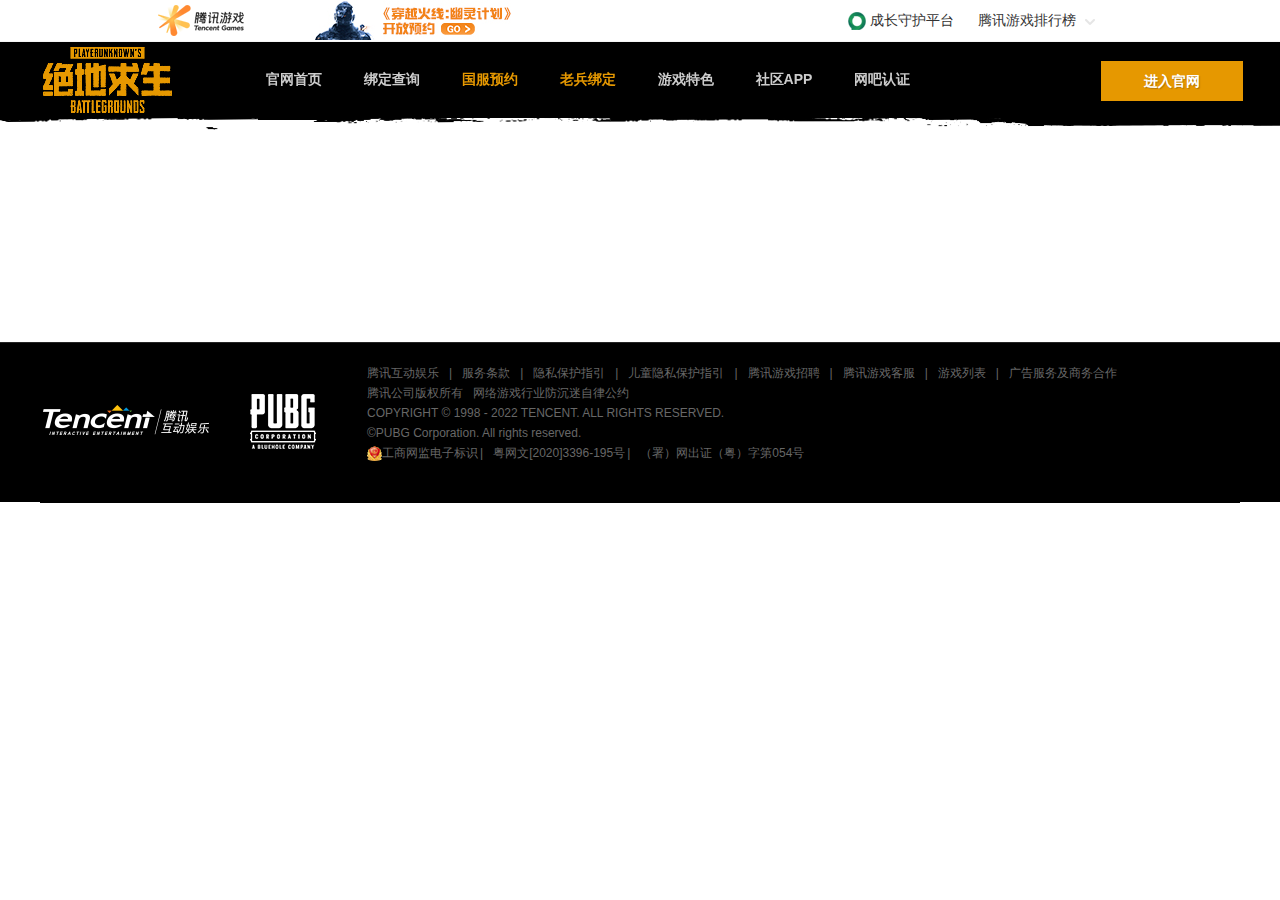
<file: lihe/l-commen.html>
<!DOCTYPE html>
<html lang="en">

<head>
    <meta charset="UTF-8">
    <meta http-equiv="X-UA-Compatible" content="IE=edge">
    <meta name="viewport" content="width=device-width, initial-scale=1.0">
    <title>绝地求生首尾部分</title>
    <link rel="shortcut icon" href="favicon.ico">
    <link rel="stylesheet" href="./l-css/base.css">
    <link rel="stylesheet" href="./l-css/l-commen.css">
    <script src="./l-js/l-commen.js"></script>
    <script src="./l-js/s-jquery.min.js"></script>
</head>

<body>
    <!-- 头部区域start -->

    <section class="shortcut">
        <ul class="shortcut_w">
            <li class="tx_games">
                <a href="#" target="_blank" class="tx_game" title="腾讯游戏logo">腾讯游戏logo</a>
            </li>
            <li class="activity">
                <img src="./l-uploads/1c3aa1514f220e655c62b24dcd91921e.jpg" alt="">
            </li>
            <li class="shortcut_info">
                <h3 class="czsh">
                    <a href="#">成长守护平台</a>
                </h3>
                <h3 class="hotlist">
                    <a href="#" class="hotlist_open">腾讯游戏排行榜</a>
                </h3>
            </li>
        </ul>
        <div class="big_activity">
            <a href="#" target="_blank">
                <img src="./l-uploads/b7b13d336a11e200670d40976997e350.jpg" class="big_activity_co" alt="">
            </a>
        </div>
        <div class="ost-rank">
            <!-- new game -->
            <div class="ost-rank-col">
                <h2 class="rank-title"><a rel="noopener" href="#" target="_blank" class="rank-more">新品端游排行榜</a>
                </h2>
                <ul class="rank-list" id="rankList_1">
                    <li class="rank-item ">
                        <p class="game-name">穿越火线</p>
                        <img src="./l-uploads/20201228154024-344816.jpg" alt="" class="rank-img1 rank-img">
                        <div class="rank-btn-bar">
                            <a href="#" rel="noopener" target="_blank" class="rank-btn">进入官网</a> <a href="#"
                                rel="noopener" target="_blank" class="rank-btn">下载游戏</a>
                        </div>
                        <span class=" rank-order rank-order1">1</span>
                    </li>
                    <li class="rank-item ">
                        <p class="game-name1">英雄联盟LOL</p> <img src="./l-uploads/20210104171412-491756.jpg" alt=""
                            class="rank-img">
                        <div class="rank-btn-bar">
                            <a href="#" rel="noopener" target="_blank" class="rank-btn">进入官网</a> <a href="#"
                                rel="noopener" target="_blank" class="rank-btn">下载游戏</a>
                        </div>
                        <span class=" rank-order rank-order1">2</span>
                    </li>
                    <li class="rank-item rank-active">
                        <p class="game-name">地下城与勇士</p> <img src="./l-uploads/20201228153940-638628.jpg" alt=""
                            class="rank-img">
                        <div class="rank-btn-bar">
                            <a href="#" rel="noopener" target="_blank" class="rank-btn">进入官网</a> <a href="#"
                                rel="noopener" target="_blank" class="rank-btn">下载游戏</a>
                        </div>
                        <span class=" rank-order rank-order1">3</span>
                    </li>
                    <li class="rank-item ">
                        <p class="game-name">FIFA Online 4</p> <img src="./l-uploads/20201229112103-127467.jpg" alt=""
                            class="rank-img">
                        <div class="rank-btn-bar">
                            <a href="#" rel="noopener" target="_blank" class="rank-btn">进入官网</a> <a href="#"
                                rel="noopener" target="_blank" class="rank-btn">下载游戏</a>
                        </div>
                        <span class="rank-order">4</span>
                    </li>
                    <li class="rank-item ">
                        <p class="game-name">NBA2K Online2</p> <img src="./l-uploads/20201228165353-132810.jpg" alt=""
                            class="rank-img">
                        <div class="rank-btn-bar">
                            <a href="#" rel="noopener" target="_blank" class="rank-btn">进入官网</a> <a href="#"
                                rel="noopener" target="_blank" class="rank-btn">下载游戏</a>
                        </div>
                        <span class="rank-order">5</span>
                    </li>
                </ul>
            </div>

            <!-- hot game -->
            <div class="ost-rank-col">
                <h2 class="rank-title">
                    <a rel="noopener" href="#" target="_blank" class="rank-more">热门端游排行榜</a>
                </h2>
                <ul class="rank-list" id="rankList_2">
                    <li class="rank-item1 ">
                        <p class="game-name">穿越火线</p>
                        <img src="./l-uploads/20201228154024-344816.jpg" alt="" class="rank-img rank-img1">
                        <div class="rank-btn-bar">
                            <a href="#" rel="noopener" target="_blank" class="rank-btn">进入官网</a>
                            <a href="#" rel="noopener" target="_blank" class="rank-btn">下载游戏</a>
                        </div>
                        <span class="rank-order1 rank-order">1</span>
                    </li>
                    <li class="rank-item1 ">
                        <p class="game-name1">英雄联盟</p>
                        <img src="./l-uploads/20210104171412-491756.jpg" alt="" class="rank-img">
                        <div class="rank-btn-bar">
                            <a href="#" rel="noopener" target="_blank" class="rank-btn">进入官网</a>
                            <a href="#" rel="noopener" target="_blank" class="rank-btn">下载游戏</a>
                        </div>
                        <span class="rank-order1 rank-order">2</span>
                    </li>
                    <li class="rank-item1 ">
                        <p class="game-name">地下城与勇士</p>
                        <img src="./l-uploads/20201228153940-638628.jpg" alt="" class="rank-img">
                        <div class="rank-btn-bar">
                            <a href="#" rel="noopener" target="_blank" class="rank-btn">进入官网</a>
                            <a href="#" rel="noopener" target="_blank" class="rank-btn">下载游戏</a>
                        </div>
                        <span class="rank-order1 rank-order">3</span>
                    </li>
                    <li class="rank-item1 ">
                        <p class="game-name">FIFA Online4</p>
                        <img src="./l-uploads/20201229112103-127467.jpg" alt="" class="rank-img">
                        <div class="rank-btn-bar">
                            <a href="#" rel="noopener" target="_blank" class="rank-btn">进入官网</a>
                            <a href="#" rel="noopener" target="_blank" class="rank-btn">下载游戏</a>
                        </div>
                        <span class="rank-order">4</span>
                    </li>
                    <li class="rank-item1 rank-active">
                        <p class="game-name">NBA2K Online 2</p>
                        <img src="./l-uploads/20201228165353-132810.jpg" alt="" class="rank-img">
                        <div class="rank-btn-bar">
                            <a href="#" rel="noopener" target="_blank" class="rank-btn">进入官网</a>
                            <a href="#" rel="noopener" target="_blank" class="rank-btn">下载游戏</a>
                        </div>
                        <span class="rank-order">5</span>
                    </li>
                </ul>
            </div>
            <!-- mobile game -->
            <div class="ost-rank-col" id="rankList_5">
                <h2 class="rank-title"><a rel="noopener" href="#" target="_blank" class="rank-more">新品手游排行榜</a>
                </h2>
                <ul class="rank-list" id="rankList_3">
                    <li class="rank-item2 rank-active">
                        <p class="game-name">妄想山海</p>
                        <img src="l-uploads/last1.jpg" alt="" class="rank-img  rank-img1">
                        <div class="rank-btn-bar">
                            <a href="#" rel="noopener" target="_blank" class="rank-btn">进入官网</a>
                            <div class="rank-btn">
                                <span class="download-text">下载游戏</span>
                                <a href="#" rel="noopener" target="_blank" class="download-btn download-ios"></a>
                                <a href="#" rel="noopener" target="_blank" class="download-btn download-android"></a>
                            </div>
                        </div>
                        <span class="rank-order1 rank-order">1</span>
                    </li>
                    <li class="rank-item2 ">
                        <p class="game-name game-name1">和平精英</p>
                        <img src="l-uploads/last2.jpg" alt="" class="rank-img">
                        <div class="rank-btn-bar">
                            <a href="#" rel="noopener" target="_blank" class="rank-btn">进入官网</a>
                            <div class="rank-btn">
                                <span class="download-text">下载游戏</span>
                                <a href="#" rel="noopener" target="_blank" class="download-btn download-ios"></a>
                                <a href="#" rel="noopener" target="_blank" class="download-btn download-android"></a>
                            </div>
                        </div>
                        <span class="rank-order1 rank-order">2</span>
                    </li>
                    <li class="rank-item2 ">
                        <p class="game-name">穿越火线：枪战王者</p>
                        <img src="l-uploads/last3.jpg" alt="" class="rank-img">
                        <div class="rank-btn-bar">
                            <a href="#" rel="noopener" target="_blank" class="rank-btn">进入官网</a>
                            <div class="rank-btn">
                                <span class="download-text">下载游戏</span>
                                <a href="#" rel="noopener" target="_blank" class="download-btn download-ios"></a>
                                <a href="#" rel="noopener" target="_blank" class="download-btn download-android"></a>
                            </div>
                        </div>
                        <span class="rank-order1 rank-order">3</span>
                    </li>
                    <li class="rank-item2 ">
                        <p class="game-name">火影忍者</p>
                        <img src="l-uploads/last4.jpg" alt="" class="rank-img">
                        <div class="rank-btn-bar">
                            <a href="#" rel="noopener" target="_blank" class="rank-btn">进入官网</a>
                            <div class="rank-btn">
                                <span class="download-text">下载游戏</span>
                                <a href="#" rel="noopener" target="_blank" class="download-btn download-ios"></a>
                                <a href="#" rel="noopener" target="_blank" class="download-btn download-android"></a>
                            </div>
                        </div>
                        <span class="rank-order">4</span>
                    </li>



                    <li class="rank-item2 ">
                        <!-- <h2 class="rank-title rank-sub-title"><a rel="noopener" href="#" target="_blank"
                                class="rank-more">热门手游排行榜</a>
                        </h2> -->
                        <p class="game-name">王者荣耀</p>
                        <img src="l-uploads/1last1.jpg" alt="" class="rank-img">
                        <div class="rank-btn-bar">
                            <a href="#" rel="noopener" target="_blank" class="rank-btn">进入官网</a>
                            <div class="rank-btn">
                                <span class="download-text">下载游戏</span>
                                <a href="#" rel="noopener" target="_blank" class="download-btn download-ios"></a>
                                <a href="#" rel="noopener" target="_blank" class="download-btn download-android"></a>
                            </div>
                        </div>
                        <span class="rank-order">5</span>
                    </li>
                    <li class="rank-item2 ">
                        <p class="game-name">和平精英</p>
                        <img src="l-uploads/1last2.jpg" alt="" class="rank-img">
                        <div class="rank-btn-bar">
                            <a href="#" rel="noopener" target="_blank" class="rank-btn">进入官网</a>
                            <div class="rank-btn">
                                <span class="download-text">下载游戏</span>
                                <a href="#" rel="noopener" target="_blank" class="download-btn download-ios"></a>
                                <a href="#" rel="noopener" target="_blank" class="download-btn download-android"></a>
                            </div>
                        </div>
                        <span class="rank-order">6</span>
                    </li>
                    <li class="rank-item2 ">
                        <p class="game-name">妄想山海</p>
                        <img src="l-uploads/1last3.jpg" alt="" class="rank-img">
                        <div class="rank-btn-bar">
                            <a href="#" rel="noopener" target="_blank" class="rank-btn">进入官网</a>
                            <div class="rank-btn">
                                <span class="download-text">下载游戏</span>
                                <a href="#" rel="noopener" target="_blank" class="download-btn download-ios"></a>
                                <a href="#" rel="noopener" target="_blank" class="download-btn download-android"></a>
                            </div>
                        </div>
                        <span class="rank-order">7</span>
                    </li>
                    <li class="rank-item2 ">
                        <p class="game-name">穿越火线：枪战王者</p>
                        <img src="l-uploads/1last4.jpg" alt="" class="rank-img">
                        <div class="rank-btn-bar">
                            <a href="#" rel="noopener" target="_blank" class="rank-btn">进入官网</a>
                            <div class="rank-btn">
                                <span class="download-text">下载游戏</span>
                                <a href="#" rel="noopener" target="_blank" class="download-btn download-ios"></a>
                                <a href="#" rel="noopener" target="_blank" class="download-btn download-android"></a>
                            </div>
                        </div>
                        <span class="rank-order">8</span>
                    </li>
                    <li class="rank-item2 ">
                        <p class="game-name">火影忍者</p>
                        <img src="l-uploads/1last5.jpg" alt="" class="rank-img">
                        <div class="rank-btn-bar">
                            <a href="#" rel="noopener" target="_blank" class="rank-btn">进入官网</a>
                            <div class="rank-btn">
                                <span class="download-text">下载游戏</span>
                                <a href="#" rel="noopener" target="_blank" class="download-btn download-ios"></a>
                                <a href="#" rel="noopener" target="_blank" class="download-btn download-android">
                                </a>
                            </div>
                        </div>
                        <span class="rank-order">9</span>
                    </li>
                </ul>
            </div>
        </div>
    </section>
    <!-- 头部区域end -->

    <!-- 导航栏区域start -->
    <nav class="top_nav">
        <div class="top_nav_w">
            <a href="#" class="top_logo" title="绝地求生官方网站">绝地求生官方网站</a>
            <ul class="top_nav_middle">
                <li>
                    <a href="#">官网首页</a>
                </li>
                <li>
                    <a href="#">绑定查询</a>
                </li>
                <li>
                    <a href="#" class="pannel_active">国服预约</a>
                </li>
                <li>
                    <a href="#" class="pannel_active">老兵绑定</a>
                </li>
                <li>
                    <a href="#">游戏特色</a>
                </li>
                <li>
                    <a href="#">社区APP</a>
                </li>
                <li>
                    <a href="#">网吧认证</a>
                </li>
            </ul>

            <a href="#" class="website_enter" title="进入官网">进入官网</a>
        </div>
    </nav>
    <!-- 导航栏区域end -->
    <!-- 底部start -->
    <footer class="footer">
        <div class="footer_dark">
            <div class="footter_cpright">
                <div class="foot_lefts">
                    <a target="_blank" rel="noopener" href="#" title="腾讯互动娱乐" class="foot_ieg_logo">腾讯互动娱乐</a>
                    <span class="gfooter_selflogo"></span>
                </div>
                <ul class="foot_links">
                    <li class="link_map">
                        <a target="_blank" rel="noopener" href="#">腾讯互动娱乐</a>
                        <span class="f_line">|</span>
                        <a target="_blank" rel="noopener" href="#">服务条款</a>
                        <span class="f_line">|</span>
                        <a target="_blank" rel="noopener" href="#">隐私保护指引</a>
                        <span class="f_line">|</span>
                        <a target="_blank" rel="noopener" href="#">儿童隐私保护指引</a>
                        <span class="f_line">|</span>
                        <a target="_blank" rel="noopener" href="#">腾讯游戏招聘</a>
                        <span class="f_line">|</span>
                        <a target="_blank" rel="noopener" href="#">腾讯游戏客服</a>
                        <span class="f_line">|</span>
                        <a target="_blank" rel="noopener" href="#">游戏列表</a>
                        <span class="f_line">|</span>
                        <a target="_blank" rel="noopener" href="#">广告服务及商务合作</a>

                    </li>
                    <li class="copyright_zh">
                        <a target="_blank" rel="noopener" href="#">腾讯公司版权所有</a>
                        <a target="_blank" rel="noopener" href="#">网络游戏行业防沉迷自律公约</a>
                    </li>
                    <li class="copyright_en">
                        <p class="copyright_txt">COPYRIGHT © 1998 - 2022 TENCENT. ALL RIGHTS RESERVED.</p>
                        <p class="foot_copy copyright_txt">©PUBG Corporation. All rights reserved.</p>
                    </li>
                    <li class="copyright_public">
                        <a target="_blank" rel="noopener" href="#" title="深圳市市场监督管理局企业主体身份公示"><img
                                src="./l-images/gswj.png" width="15" height="15" alt="深圳市市场监督管理局企业主体身份公示">工商网监电子标识 </a>
                        <span class="f_line">|</span>
                        <a target="_blank" rel="noopener" href="#">粤网文[2020]3396-195号</a>
                        <span class="f_line">|</span>
                        <a target="_blank" rel="noopener" href="#">（署）网出证（粤）字第054号</a>
                    </li>
                </ul>
            </div>
        </div>
    </footer>
    <!-- 底部end -->

</body>

</html>
</file>
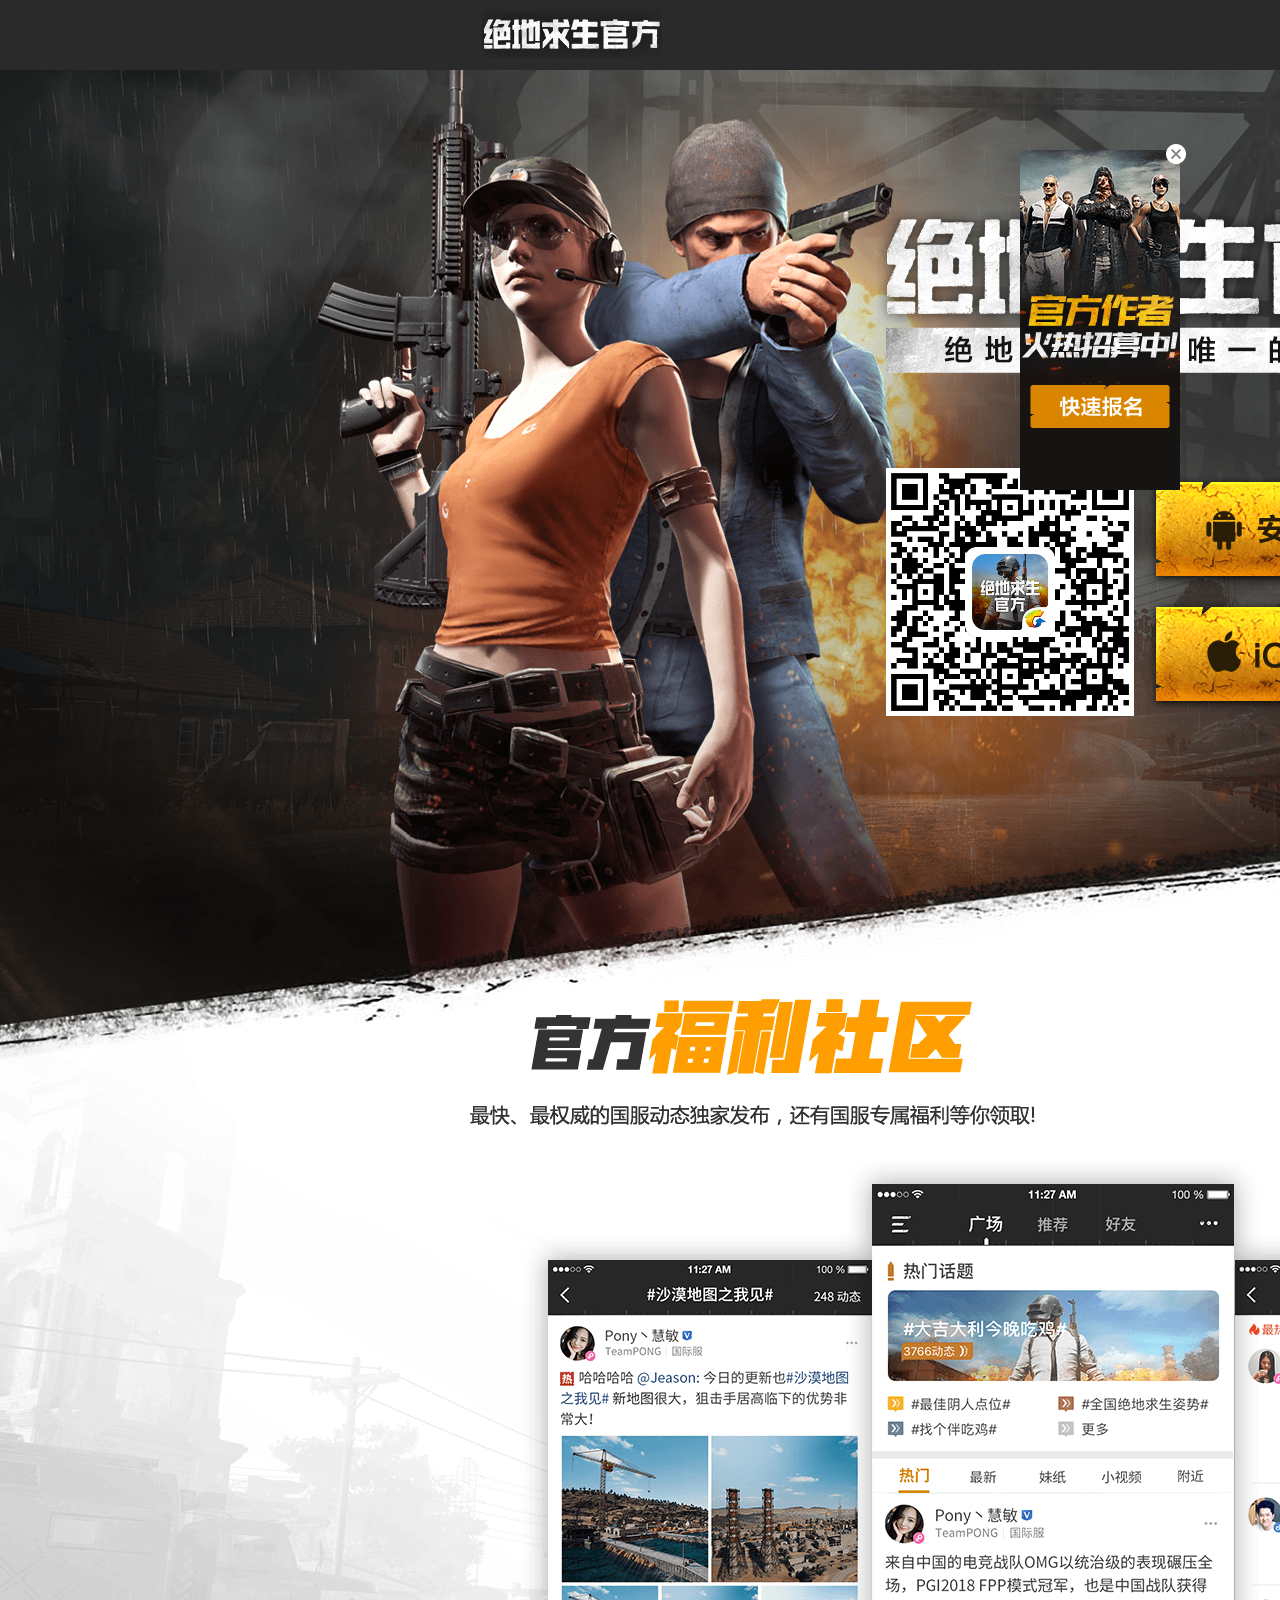
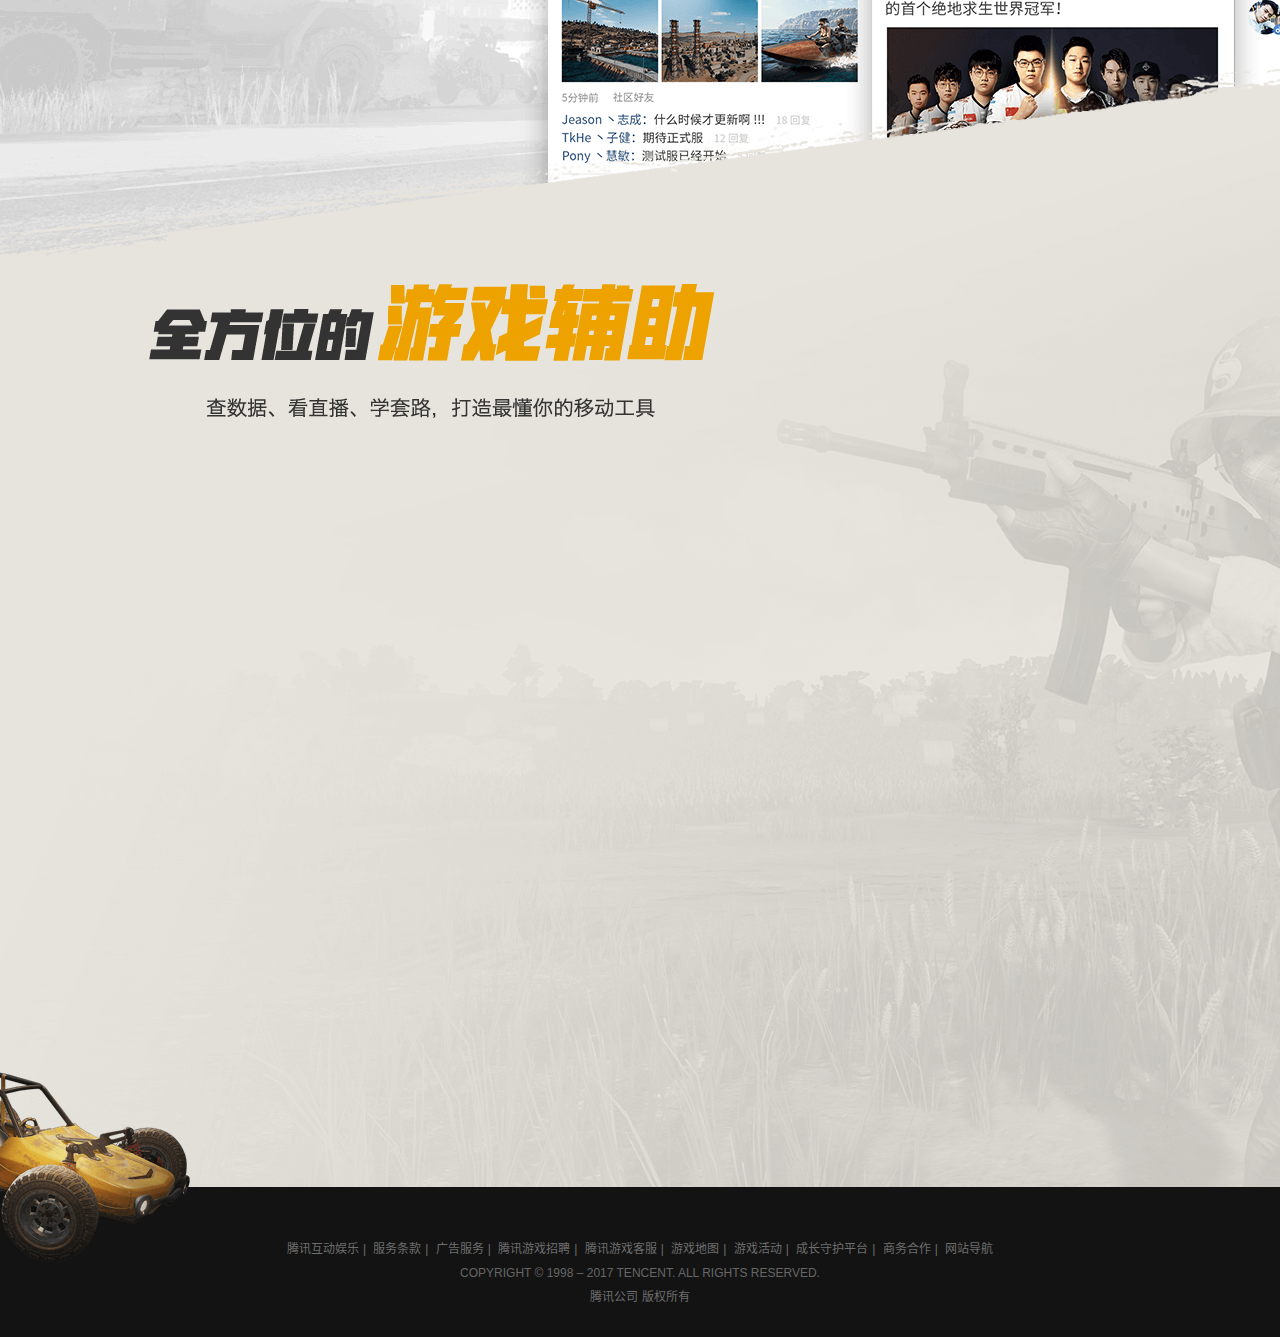
<file: 张锐龙/job.html>
<!DOCTYPE html>
<html lang="zh-CN">

<head>
    <meta charset="UTF-8">
    <meta http-equiv="X-UA-Compatible" content="IE=edge">
    <meta name="viewport" content="width=device-width, initial-scale=1.0">
    <title>绝地求生官方APP官网-腾讯游戏</title>
    <meta name="description" content="绝地求生官方是游戏官方指定的手机助手，全网最快最准的游戏数据，详细个人单场作战记录，首发绝地求生资讯，还有地图工具、武器资料库和热门游戏话题社区一手掌握！">
    <meta name="keywords" content="腾讯吃鸡,绝地求生,吃鸡游戏,移动吃鸡APP,吃鸡APP,绝地求生下载,吃鸡游戏下载,吃鸡手游,绝地求生,绝地求生官方">
    <link rel="shortcut icon" href="./favicon.ico">
    <link rel="stylesheet" href="./z-css/base.css">
    <link rel="stylesheet" href="./z-css/job.css">
</head>

<body>
    <!-- 顶部logo strat -->
    <div class="z-header">
        <div class="w">
            <div class="logo">
                <a href="../index.html" target="_blank">绝地求生官方</a>
            </div>
        </div>
    </div>
    <!-- 顶部logo end -->
    
    <!-- 内容 strat -->
    <div class="z-container">
        <!-- 下载区域 start -->
        <div class="load">
            <div class="w">
                <img src="./z-upload/soldier.png" alt="" class="solider">
                <img src="./z-images/tittle_logo.png" alt="" class="t-logo">
                <img src="./z-images/Qr.png" alt="" class="qr">
                <a href="http://dl.helper.qq.com/game/dl?cGameId=10034&amp;cChannelId=1034" class="android download"></a>
                <a href="http://url.cn/5LqomQ6" class="ios download" target="_blank"></a>
            </div>
        </div>
        <!-- 下载区域 end -->
        
        <!-- 福利区域 start -->
        <div class="weal">
            <div class="w">
                <img src="./z-upload/weal.png" alt="" class="s-weal">
                <img src="./z-upload/app-pic.png" alt="" class="app-pic">
            </div>
        </div>
        <!-- 福利区域 end -->

        <!-- 游戏辅助区域 start -->
        <div class="assist clearfix">
            <div class="w">
                <img src="./z-upload/assist.png" alt="" class="game" id="game">
                <ul class="list">
                    <li><img src="./z-upload/record.png" alt=""></li>
                    <li><img src="./z-upload/map.png" alt=""></li>
                    <li><img src="./z-upload/weapon.png" alt=""></li>
                    <li><img src="./z-upload/message.png" alt=""></li>
                    <li><img src="./z-upload/friend.png" alt=""></li>
                    <li><img src="./z-upload/chat.png" alt=""></li>
                </ul>
                <!-- 蹦蹦车区域 start -->
                <img src="./z-upload/bb-car.png" alt="" class="bb">

                <!-- 蹦蹦车区域 end -->
            </div>
        </div>
        <!-- 游戏辅助区域 end -->

    </div>
    <!-- 内容 end -->

    <!-- 尾部 start -->
    <div class="z-footer">
        <div class="w-footer">
            <p>
                <a href="https://ieg.tencent.com/" target="_blank">腾讯互动娱乐<i>|</i></a>          <!-- 外部网站 -->
                <a href="https://game.qq.com/contract.shtml" target="_blank">服务条款<i>|</i></a>          <!-- 外部网站 -->
                <a href="https://www.tencent.com/zh-cn/partnership.html" target="_blank">广告服务<i>|</i></a>          <!-- 外部网站 -->
                <a href="https://careers.tencent.com/en-us/home.html" target="_blank">腾讯游戏招聘<i>|</i></a>          <!-- 外部网站 -->
                <a href="https://kf.qq.com/" target="_blank">腾讯游戏客服<i>|</i></a>          <!-- 外部网站 -->
                <a href="http://game.qq.com/gnav/" target="_blank">游戏地图<i>|</i></a>          <!-- 外部网站 -->
                <a href="javascript:;">游戏活动<i>|</i></a>          <!-- 外部网站 -->
                <a href="https://jiazhang.qq.com/jz/home.html?ADTAG=gamepcbottom" target="_blank">成长守护平台<i>|</i></a>          <!-- 外部网站 -->
                <a href="https://game.qq.com/brand/bd/" target="_blank">商务合作<i>|</i></a>          <!-- 外部网站 -->
                <a href="https://www.qq.com/map/" target="_blank">网站导航</a>          <!-- 外部网站 -->
            </p>
            <p>COPYRIGHT © 1998 – 2017 TENCENT. ALL RIGHTS RESERVED.</p>
            <p><a href="https://www.tencent.com/zh-cn/statement.html?/law/copyright.htm" target="_blank">腾讯公司 版权所有</a></p>          <!-- 外部网站 -->
        </div>
    </div>
    <!-- 尾部 end-->

    <!-- 广告区域 start -->
    <div class="z-adv">
        <a href="https://ipubg.qq.com/author-pc.html" target="_blank" class="a-jion">快速报名</a>         <!-- 外部链接 -->
        <a href="javascript:;" class="close"></a>
    </div>
    <!-- 广告区域 end -->

    <script src="./z-js/job.js"></script>
</body>

</html>
</file>
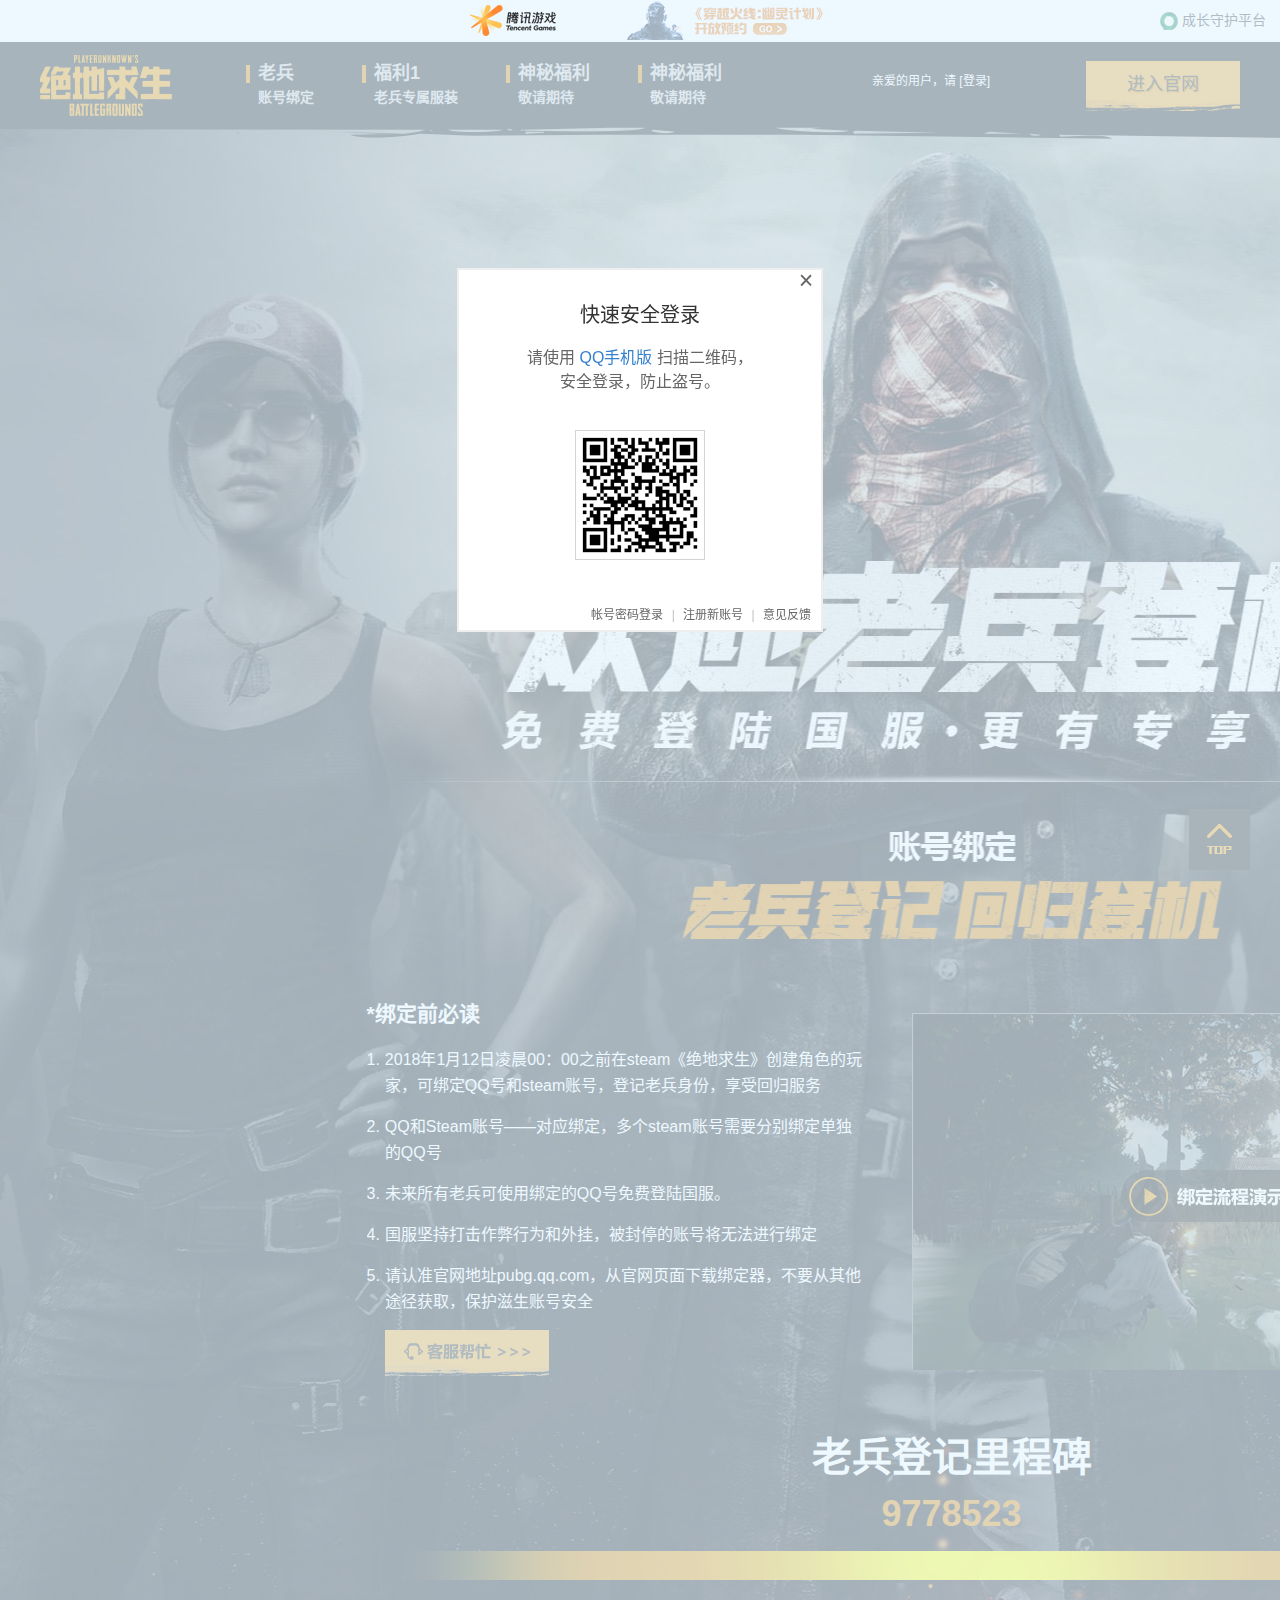
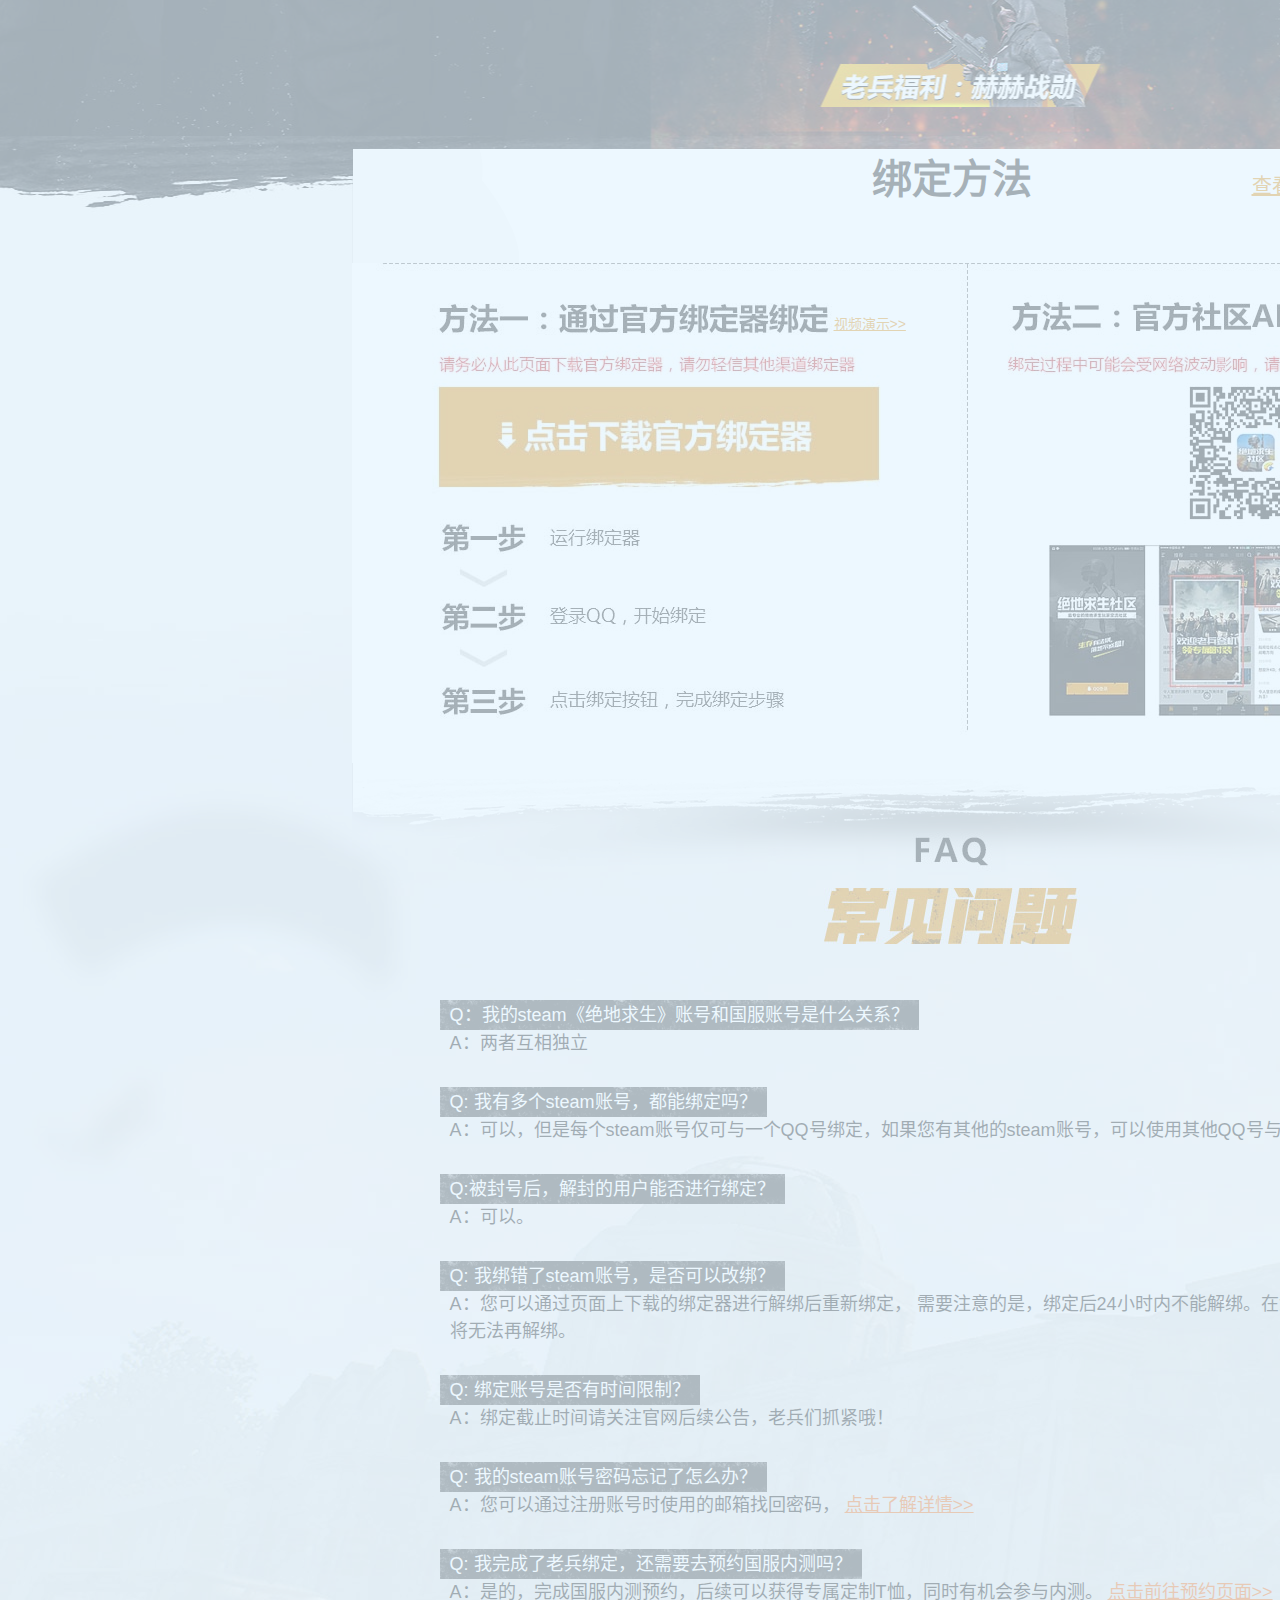
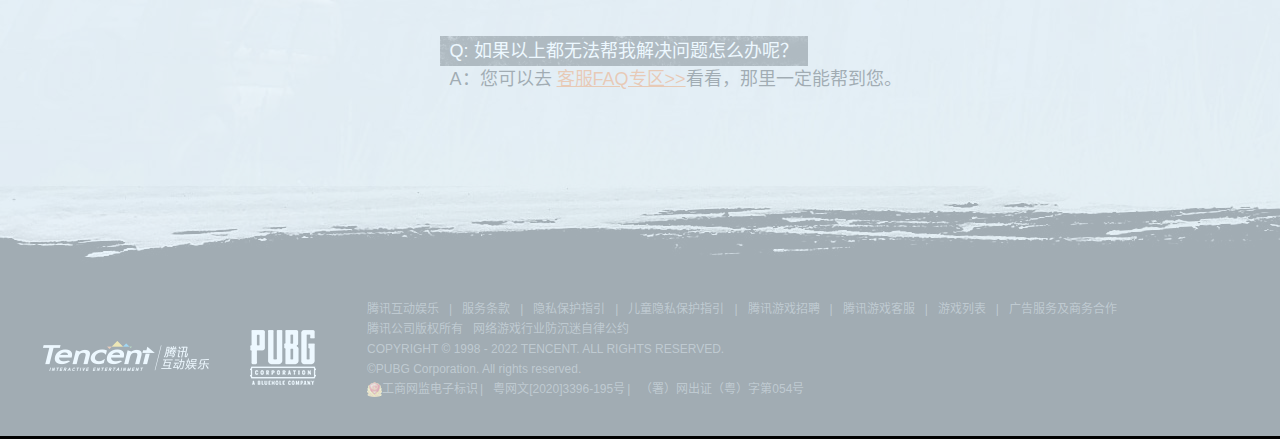
<file: 张锐龙/veteran.html>
<!DOCTYPE html>
<html lang="zh-CN">

<head>
    <meta charset="UTF-8">
    <meta http-equiv="X-UA-Compatible" content="IE=edge">
    <meta name="viewport" content="width=device-width, initial-scale=1.0">
    <title>老兵空降回归-绝地求生官方网站-腾讯游戏</title>
    <meta name="description" content="绝地求生官方是游戏官方指定的手机助手，全网最快最准的游戏数据，详细个人单场作战记录，首发绝地求生资讯，还有地图工具、武器资料库和热门游戏话题社区一手掌握！">
    <meta name="keywords" content="腾讯吃鸡,绝地求生,吃鸡游戏,移动吃鸡APP,吃鸡APP,绝地求生下载,吃鸡游戏下载,吃鸡手游,绝地求生,绝地求生官方">
    <link rel="shortcut icon" href="./favicon.ico">
    <link rel="stylesheet" href="./z-css/base.css">
    <link rel="stylesheet" href="./z-css/veteran.css">
    <link rel="stylesheet" href="./z-css/l-commen.css">
    <script src="./z-js/jquery.min.js"></script>
</head>

<body>
    <!-- 头部 start -->
    <section class="shortcut">
        <div class="toubu-w">
            <ul class="shortcut_w">
                <li class="tx_games">
                    <a href="" target="_blank" class="tx_game" title="腾讯游戏logo">腾讯游戏logo</a>
                </li>
                <li class="activity">
                    <img src="./l-uploads/1c3aa1514f220e655c62b24dcd91921e.jpg" alt="">
                </li>
                <li class="shortcut_info">
                    <h3 class="czsh">
                        <a href="#">成长守护平台</a>
                    </h3>
                    <h3 class="hotlist">
                        <a href="#" class="hotlist_open">腾讯游戏排行榜</a>
                    </h3>
                </li>
            </ul>
            <div class="big_activity">
                <a href="#" target="_blank">
                    <img src="./l-uploads/b7b13d336a11e200670d40976997e350.jpg" class="big_activity_co" alt="">
                </a>
            </div>
            <div class="ost-rank">
                <!-- new game -->
                <div class="ost-rank-col">
                    <h2 class="rank-title"><a rel="noopener" href="#" target="_blank" class="rank-more">新品端游排行榜</a>
                    </h2>
                    <ul class="rank-list" id="rankList_1">
                        <li class="rank-item ">
                            <p class="game-name">穿越火线</p>
                            <img src="./l-uploads/20201228154024-344816.jpg" alt="" class="rank-img1 rank-img">
                            <div class="rank-btn-bar">
                                <a href="#" rel="noopener" target="_blank" class="rank-btn">进入官网</a> <a href="#"
                                    rel="noopener" target="_blank" class="rank-btn">下载游戏</a>
                            </div>
                            <span class=" rank-order rank-order1">1</span>
                        </li>
                        <li class="rank-item ">
                            <p class="game-name1">英雄联盟LOL</p> <img src="./l-uploads/20210104171412-491756.jpg" alt=""
                                class="rank-img">
                            <div class="rank-btn-bar">
                                <a href="#" rel="noopener" target="_blank" class="rank-btn">进入官网</a> <a href="#"
                                    rel="noopener" target="_blank" class="rank-btn">下载游戏</a>
                            </div>
                            <span class=" rank-order rank-order1">2</span>
                        </li>
                        <li class="rank-item rank-active">
                            <p class="game-name">地下城与勇士</p> <img src="./l-uploads/20201228153940-638628.jpg" alt=""
                                class="rank-img">
                            <div class="rank-btn-bar">
                                <a href="#" rel="noopener" target="_blank" class="rank-btn">进入官网</a> <a href="#"
                                    rel="noopener" target="_blank" class="rank-btn">下载游戏</a>
                            </div>
                            <span class=" rank-order rank-order1">3</span>
                        </li>
                        <li class="rank-item ">
                            <p class="game-name">FIFA Online 4</p> <img src="./l-uploads/20201229112103-127467.jpg"
                                alt="" class="rank-img">
                            <div class="rank-btn-bar">
                                <a href="#" rel="noopener" target="_blank" class="rank-btn">进入官网</a> <a href="#"
                                    rel="noopener" target="_blank" class="rank-btn">下载游戏</a>
                            </div>
                            <span class="rank-order">4</span>
                        </li>
                        <li class="rank-item ">
                            <p class="game-name">NBA2K Online2</p> <img src="./l-uploads/20201228165353-132810.jpg"
                                alt="" class="rank-img">
                            <div class="rank-btn-bar">
                                <a href="#" rel="noopener" target="_blank" class="rank-btn">进入官网</a> <a href="#"
                                    rel="noopener" target="_blank" class="rank-btn">下载游戏</a>
                            </div>
                            <span class="rank-order">5</span>
                        </li>
                    </ul>
                </div>

                <!-- hot game -->
                <div class="ost-rank-col">
                    <h2 class="rank-title">
                        <a rel="noopener" href="#" target="_blank" class="rank-more">热门端游排行榜</a>
                    </h2>
                    <ul class="rank-list" id="rankList_2">
                        <li class="rank-item1 ">
                            <p class="game-name">穿越火线</p>
                            <img src="./l-uploads/20201228154024-344816.jpg" alt="" class="rank-img rank-img1">
                            <div class="rank-btn-bar">
                                <a href="#" rel="noopener" target="_blank" class="rank-btn">进入官网</a>
                                <a href="#" rel="noopener" target="_blank" class="rank-btn">下载游戏</a>
                            </div>
                            <span class="rank-order1 rank-order">1</span>
                        </li>
                        <li class="rank-item1 ">
                            <p class="game-name1">英雄联盟</p>
                            <img src="./l-uploads/20210104171412-491756.jpg" alt="" class="rank-img">
                            <div class="rank-btn-bar">
                                <a href="#" rel="noopener" target="_blank" class="rank-btn">进入官网</a>
                                <a href="#" rel="noopener" target="_blank" class="rank-btn">下载游戏</a>
                            </div>
                            <span class="rank-order1 rank-order">2</span>
                        </li>
                        <li class="rank-item1 ">
                            <p class="game-name">地下城与勇士</p>
                            <img src="./l-uploads/20201228153940-638628.jpg" alt="" class="rank-img">
                            <div class="rank-btn-bar">
                                <a href="#" rel="noopener" target="_blank" class="rank-btn">进入官网</a>
                                <a href="#" rel="noopener" target="_blank" class="rank-btn">下载游戏</a>
                            </div>
                            <span class="rank-order1 rank-order">3</span>
                        </li>
                        <li class="rank-item1 ">
                            <p class="game-name">FIFA Online4</p>
                            <img src="./l-uploads/20201229112103-127467.jpg" alt="" class="rank-img">
                            <div class="rank-btn-bar">
                                <a href="#" rel="noopener" target="_blank" class="rank-btn">进入官网</a>
                                <a href="#" rel="noopener" target="_blank" class="rank-btn">下载游戏</a>
                            </div>
                            <span class="rank-order">4</span>
                        </li>
                        <li class="rank-item1 rank-active">
                            <p class="game-name">NBA2K Online 2</p>
                            <img src="./l-uploads/20201228165353-132810.jpg" alt="" class="rank-img">
                            <div class="rank-btn-bar">
                                <a href="#" rel="noopener" target="_blank" class="rank-btn">进入官网</a>
                                <a href="#" rel="noopener" target="_blank" class="rank-btn">下载游戏</a>
                            </div>
                            <span class="rank-order">5</span>
                        </li>
                    </ul>
                </div>
                <!-- mobile game -->
                <div class="ost-rank-col" id="rankList_5">
                    <h2 class="rank-title"><a rel="noopener" href="#" target="_blank" class="rank-more">新品手游排行榜</a>
                    </h2>
                    <ul class="rank-list" id="rankList_3">
                        <li class="rank-item2 rank-active">
                            <p class="game-name">妄想山海</p>
                            <img src="l-uploads/last1.jpg" alt="" class="rank-img  rank-img1">
                            <div class="rank-btn-bar">
                                <a href="#" rel="noopener" target="_blank" class="rank-btn">进入官网</a>
                                <div class="rank-btn">
                                    <span class="download-text">下载游戏</span>
                                    <a href="#" rel="noopener" target="_blank" class="download-btn download-ios"></a>
                                    <a href="#" rel="noopener" target="_blank"
                                        class="download-btn download-android"></a>
                                </div>
                            </div>
                            <span class="rank-order1 rank-order">1</span>
                        </li>
                        <li class="rank-item2 ">
                            <p class="game-name game-name1">和平精英</p>
                            <img src="l-uploads/last2.jpg" alt="" class="rank-img">
                            <div class="rank-btn-bar">
                                <a href="#" rel="noopener" target="_blank" class="rank-btn">进入官网</a>
                                <div class="rank-btn">
                                    <span class="download-text">下载游戏</span>
                                    <a href="#" rel="noopener" target="_blank" class="download-btn download-ios"></a>
                                    <a href="#" rel="noopener" target="_blank"
                                        class="download-btn download-android"></a>
                                </div>
                            </div>
                            <span class="rank-order1 rank-order">2</span>
                        </li>
                        <li class="rank-item2 ">
                            <p class="game-name">穿越火线：枪战王者</p>
                            <img src="l-uploads/last3.jpg" alt="" class="rank-img">
                            <div class="rank-btn-bar">
                                <a href="#" rel="noopener" target="_blank" class="rank-btn">进入官网</a>
                                <div class="rank-btn">
                                    <span class="download-text">下载游戏</span>
                                    <a href="#" rel="noopener" target="_blank" class="download-btn download-ios"></a>
                                    <a href="#" rel="noopener" target="_blank"
                                        class="download-btn download-android"></a>
                                </div>
                            </div>
                            <span class="rank-order1 rank-order">3</span>
                        </li>
                        <li class="rank-item2 ">
                            <p class="game-name">火影忍者</p>
                            <img src="l-uploads/last4.jpg" alt="" class="rank-img">
                            <div class="rank-btn-bar">
                                <a href="#" rel="noopener" target="_blank" class="rank-btn">进入官网</a>
                                <div class="rank-btn">
                                    <span class="download-text">下载游戏</span>
                                    <a href="#" rel="noopener" target="_blank" class="download-btn download-ios"></a>
                                    <a href="#" rel="noopener" target="_blank"
                                        class="download-btn download-android"></a>
                                </div>
                            </div>
                            <span class="rank-order">4</span>
                        </li>



                        <li class="rank-item2 ">
                            <!-- <h2 class="rank-title rank-sub-title"><a rel="noopener" href="#" target="_blank"
                                    class="rank-more">热门手游排行榜</a>
                            </h2> -->
                            <p class="game-name">王者荣耀</p>
                            <img src="l-uploads/1last1.jpg" alt="" class="rank-img">
                            <div class="rank-btn-bar">
                                <a href="#" rel="noopener" target="_blank" class="rank-btn">进入官网</a>
                                <div class="rank-btn">
                                    <span class="download-text">下载游戏</span>
                                    <a href="#" rel="noopener" target="_blank" class="download-btn download-ios"></a>
                                    <a href="#" rel="noopener" target="_blank"
                                        class="download-btn download-android"></a>
                                </div>
                            </div>
                            <span class="rank-order">5</span>
                        </li>
                        <li class="rank-item2 ">
                            <p class="game-name">和平精英</p>
                            <img src="l-uploads/1last2.jpg" alt="" class="rank-img">
                            <div class="rank-btn-bar">
                                <a href="#" rel="noopener" target="_blank" class="rank-btn">进入官网</a>
                                <div class="rank-btn">
                                    <span class="download-text">下载游戏</span>
                                    <a href="#" rel="noopener" target="_blank" class="download-btn download-ios"></a>
                                    <a href="#" rel="noopener" target="_blank"
                                        class="download-btn download-android"></a>
                                </div>
                            </div>
                            <span class="rank-order">6</span>
                        </li>
                        <li class="rank-item2 ">
                            <p class="game-name">妄想山海</p>
                            <img src="l-uploads/1last3.jpg" alt="" class="rank-img">
                            <div class="rank-btn-bar">
                                <a href="#" rel="noopener" target="_blank" class="rank-btn">进入官网</a>
                                <div class="rank-btn">
                                    <span class="download-text">下载游戏</span>
                                    <a href="#" rel="noopener" target="_blank" class="download-btn download-ios"></a>
                                    <a href="#" rel="noopener" target="_blank"
                                        class="download-btn download-android"></a>
                                </div>
                            </div>
                            <span class="rank-order">7</span>
                        </li>
                        <li class="rank-item2 ">
                            <p class="game-name">穿越火线：枪战王者</p>
                            <img src="l-uploads/1last4.jpg" alt="" class="rank-img">
                            <div class="rank-btn-bar">
                                <a href="#" rel="noopener" target="_blank" class="rank-btn">进入官网</a>
                                <div class="rank-btn">
                                    <span class="download-text">下载游戏</span>
                                    <a href="#" rel="noopener" target="_blank" class="download-btn download-ios"></a>
                                    <a href="#" rel="noopener" target="_blank"
                                        class="download-btn download-android"></a>
                                </div>
                            </div>
                            <span class="rank-order">8</span>
                        </li>
                        <li class="rank-item2 ">
                            <p class="game-name">火影忍者</p>
                            <img src="l-uploads/1last5.jpg" alt="" class="rank-img">
                            <div class="rank-btn-bar">
                                <a href="#" rel="noopener" target="_blank" class="rank-btn">进入官网</a>
                                <div class="rank-btn">
                                    <span class="download-text">下载游戏</span>
                                    <a href="#" rel="noopener" target="_blank" class="download-btn download-ios"></a>
                                    <a href="#" rel="noopener" target="_blank" class="download-btn download-android">
                                    </a>
                                </div>
                            </div>
                            <span class="rank-order">9</span>
                        </li>
                    </ul>
                </div>
            </div>
        </div>
    </section>
    <!-- 头部 end -->
    <!-- 导航栏 start -->
    <div class="z-nav">
        <div class="nav-f">
            <div class="nav">
                <a href="../index.html" target="_blank" class="logo">绝地求生官方网站</a>
                <ul class="clearfix">
                    <li>
                        <i></i>
                        <a href="./veteran.html">
                            <b>老兵</b>
                            <span>账号绑定</span>
                        </a>
                    </li>
                    <li>
                        <i></i>
                        <a href="https://pubg.qq.com/act/a20171218lbhg/pg3.shtml" target="_blank">          <!-- 外部网站 -->
                            <b>福利1</b>
                            <span>老兵专属服装</span>
                        </a>
                    </li>
                    <li class="wait">
                        <i></i>
                        <a href="#">
                            <b>神秘福利</b>
                            <span>敬请期待</span>
                        </a>
                    </li>
                    <li class="wait">
                        <i></i>
                        <a href="#">
                            <b>神秘福利</b>
                            <span>敬请期待</span>
                        </a>
                    </li>
                </ul>
                <div class="denglu">
                    <p>
                        亲爱的用户，请
                        <a href="javascript:;" class="qqdenglu">[登录]</a>
                    </p>
                </div>
                <a href="../郭彤彤/infor.html" class="enter">进入官网</a>
            </div>
        </div>
    </div>
    <!-- 导航栏 end -->
    <!-- 欢迎老兵 start -->
    <div class="welcome">
        <div class="w"></div>
    </div>
    <!-- 欢迎老兵 end -->
    <!-- 主体内容 start -->
    <div class="container">
        <div class="w">
            <!-- 老兵登记 start -->
            <div class="check">
                <div class="xiao_w">
                    <div class="text">
                        <div class="qian">*绑定前必读</div>
                        <div class="duanluo">
                            <div class="num1">1.</div>
                            <div class="num1 p_1">2018年1月12日凌晨00：00之前在steam《绝地求生》创建角色的玩家，可绑定QQ号和steam账号，登记老兵身份，享受回归服务
                            </div>
                        </div>
                        <div class="duanluo">
                            <div class="num1">2.</div>
                            <div class="num1 p_1">QQ和Steam账号——对应绑定，多个steam账号需要分别绑定单独的QQ号</div>
                        </div>
                        <div class="duanluo">
                            <div class="num1">3.</div>
                            <div class="num1 p_1">未来所有老兵可使用绑定的QQ号免费登陆国服。</div>
                        </div>
                        <div class="duanluo">
                            <div class="num1">4.</div>
                            <div class="num1 p_1">国服坚持打击作弊行为和外挂，被封停的账号将无法进行绑定</div>
                        </div>
                        <div class="duanluo">
                            <div class="num1">5.</div>
                            <div class="num1 p_1">请认准官网地址pubg.qq.com，从官网页面下载绑定器，不要从其他途径获取，保护滋生账号安全
                                <a href="https://kf.qq.com/bills/180104selfsam8fab678.html" class="kefu" target="_blank">呼叫客服</a>          <!-- 外部网站 -->
                            </div>
                        </div>
                    </div>
                    <div class="dvideo">
                        <a href="javascript:;" class="avideo">
                            <b></b>
                        </a>
                    </div>
                </div>
            </div>
            <!-- 老兵登记 end -->
            <!-- 绑定方法 start -->
            <div class="bind">
                <!-- 里程碑 -->
                <div class="milestone">
                    <h2>老兵登记里程碑</h2>
                    <strong class="s-num">9778523</strong>
                    <div class="yellow-bg"></div>
                    <a href="https://pubg.qq.com/webplat/info/news_version3/33247/33250/33268/33270/m19357/201801/683625.shtml" class="oldsolider" target="_blank">神秘福利</a>           <!-- 外部网站 -->
                </div>
                <!-- 里程碑 -->
                <!-- 方法 -->
                <div class="xiao_w">
                    <div class="way">
                        <div class="way-top">
                            <h3>绑定方法</h3>
                            <a href="javascript:;" class="click-denglu">点击登录</a>
                        </div>
                        <div class="way-qq">
                            <div class="qqtxt1">QQ账号</div>
                            <div class="qqtxt2">此QQ账号为将来您所登陆国服的账号</div>
                            <div class="qqtxt3">
                                <span>您可能会收到qq异地登录提示信息，此信息属于正常操作，<br>请放心登陆绑定；</span>
                            </div>
                        </div>
                        <div class="way-steam">
                            <div class="steam1">STEAM账号</div>
                            <div class="steam2 style-steam">
                                <span class="s1">Steam ID：</span>
                                <span class="s2">暂无数据</span>
                            </div>
                            <div class="steam3 style-steam">
                                <span class="s1">角色昵称：</span>
                                <span class="s2">暂无数据</span>
                            </div>
                            <div class="steam4 style-steam">
                                <span class="s1">创建时间：</span>
                                <span class="s2">暂无数据</span>
                            </div>
                            <a href="javascript:;" class="start-bind">开始绑定</a>
                        </div>
                    </div>
                    <div class="changeway">
                        <a href="javascript:;" class="state">查看您的绑定状态</a>
                        <div class="qiehuan1">
                            <img src="./z-upload/load.jpg" alt="">
                            <a href="https://down.qq.com/Pgame/bang/pgamebinder_sign_20181206.exe" class="bangdingqi">点击下载绑定器</a>          <!-- 外部网站 -->
                            <a href="javascript:;" class="onevideo video_link">视频演示>></a>
                            <a href="javascript:;" class="twovideo video_link">视频演示>></a>
                            <a href="#" class="buzhou_link video_link">步骤示意图>></a>
                            <a href="#" class="buzhou_div">步骤示意图</a>
                        </div>
                        <div class="qiehuan2">
                            <img src="./z-upload/buzhou.jpg" alt="">
                        </div>
                    </div>
                    <a href="https://pubg.qq.com/act/a20171218lbhg/pg3.shtml" class="go" target="_blank">前往老兵专属套装</a>          <!-- 外部网站 -->
                </div>
                <!-- 方法 -->
            </div>
            <!-- 绑定方法 end -->
            <!-- 常见问题 start -->
            <div class="question">
                <div class="xiao_w">
                    <ul>
                        <li>
                            <div class="black_txt">Q：我的steam《绝地求生》账号和国服账号是什么关系？</div>
                            <div class="white_txt">A：两者互相独立</div>
                        </li>
                        <li>
                            <div class="black_txt">Q: 我有多个steam账号，都能绑定吗？</div>
                            <div class="white_txt">A：可以，但是每个steam账号仅可与一个QQ号绑定，如果您有其他的steam账号，可以使用其他QQ号与之绑定。</div>
                        </li>
                        <li>
                            <div class="black_txt">Q:被封号后，解封的用户能否进行绑定？</div>
                            <div class="white_txt">A：可以。</div>
                        </li>
                        <li>
                            <div class="black_txt">Q: 我绑错了steam账号，是否可以改绑？</div>
                            <div class="white_txt">A：您可以通过页面上下载的绑定器进行解绑后重新绑定，
                                需要注意的是，绑定后24小时内不能解绑。在您绑定的账号领取了老兵福利后，将无法再解绑。</div>
                        </li>
                        <li>
                            <div class="black_txt">Q: 绑定账号是否有时间限制？</div>
                            <div class="white_txt">A：绑定截止时间请关注官网后续公告，老兵们抓紧哦！</div>
                        </li>
                        <li>
                            <div class="black_txt">Q: 我的steam账号密码忘记了怎么办？</div>
                            <div class="white_txt">A：您可以通过注册账号时使用的邮箱找回密码，
                                <a href="https://help.steampowered.com/zh-cn/" target="_blank">点击了解详情>></a>          <!-- 外部网站 -->
                            </div>
                        </li>
                        <li>
                            <div class="black_txt">Q: 我完成了老兵绑定，还需要去预约国服内测吗？</div>
                            <div class="white_txt">A：是的，完成国服内测预约，后续可以获得专属定制T恤，同时有机会参与内测。
                                <a href="#" target="_blank">点击前往预约页面>></a>
                            </div>
                        </li>
                        <li>
                            <div class="black_txt">Q: 如果以上都无法帮我解决问题怎么办呢？</div>
                            <div class="white_txt">A：您可以去 <a href="https://kf.qq.com/bills/180104selfsam8fab678.html" target="_blank">客服FAQ专区>></a>看看，那里一定能帮到您。</div>          <!-- 外部网站 -->
                        </li>
                    </ul>
                </div>
            </div>
            <!-- 常见问题 end -->
        </div>
    </div>
    <!-- 主体内容 end -->
    <!-- 尾部 start -->
    <footer class="footer">
        <div class="footer_dark">
            <div class="footter_cpright">
                <div class="foot_lefts">
                    <a target="_blank" rel="noopener" href="#" title="腾讯互动娱乐" class="foot_ieg_logo">腾讯互动娱乐</a>
                    <span class="gfooter_selflogo"></span>
                </div>
                <ul class="foot_links">
                    <li class="link_map">
                        <a target="_blank" rel="noopener" href="#">腾讯互动娱乐</a>
                        <span class="f_line">|</span>
                        <a target="_blank" rel="noopener" href="#">服务条款</a>
                        <span class="f_line">|</span>
                        <a target="_blank" rel="noopener" href="#">隐私保护指引</a>
                        <span class="f_line">|</span>
                        <a target="_blank" rel="noopener" href="#">儿童隐私保护指引</a>
                        <span class="f_line">|</span>
                        <a target="_blank" rel="noopener" href="#">腾讯游戏招聘</a>
                        <span class="f_line">|</span>
                        <a target="_blank" rel="noopener" href="#">腾讯游戏客服</a>
                        <span class="f_line">|</span>
                        <a target="_blank" rel="noopener" href="#">游戏列表</a>
                        <span class="f_line">|</span>
                        <a target="_blank" rel="noopener" href="#">广告服务及商务合作</a>

                    </li>
                    <li class="copyright_zh">
                        <a target="_blank" rel="noopener" href="#">腾讯公司版权所有</a>
                        <a target="_blank" rel="noopener" href="#">网络游戏行业防沉迷自律公约</a>
                    </li>
                    <li class="copyright_en">
                        <p class="copyright_txt">COPYRIGHT © 1998 - 2022 TENCENT. ALL RIGHTS RESERVED.</p>
                        <p class="foot_copy copyright_txt">©PUBG Corporation. All rights reserved.</p>
                    </li>
                    <li class="copyright_public">
                        <a target="_blank" rel="noopener" href="#" title="深圳市市场监督管理局企业主体身份公示"><img
                                src="./l-images/gswj.png" width="15" height="15" alt="深圳市市场监督管理局企业主体身份公示">工商网监电子标识 </a>
                        <span class="f_line">|</span>
                        <a target="_blank" rel="noopener" href="#">粤网文[2020]3396-195号</a>
                        <span class="f_line">|</span>
                        <a target="_blank" rel="noopener" href="#">（署）网出证（粤）字第054号</a>
                    </li>
                </ul>
            </div>
        </div>
    </footer>
    <!-- 尾部 end -->
    <!-- 视频演示 start -->
    <div class="video_box">
        <div class="video_div">
            <!-- <div class="shiping"> -->
            <video src="./z-video/fo1.mp4" loop muted autoplay></video>
            <!-- </div> -->
            <a href="javascript:;" class="video_close">×</a>
        </div>

    </div>
    <!-- 视频演示 end -->
    <!-- 遮罩 -->
    <div class="overplay"></div>
    <!-- 遮罩 -->
    <!-- TOP -->
    <a href="javascript:;" class="atop">返回顶部</a>
    <!-- TOP -->
    <!-- QQ登录弹出框 start -->
    <div class="z-login">
        <div class="lo-close">×</div>
        <div class="lo-login1">
            <div class="lo-title">快速安全登录</div>
            <div class="lo-tips">
                请使用
                <a class="link-tips" href="http://im.qq.com/mobileqq/#from=login" target="_blank">QQ手机版</a>          <!-- 外部网站 -->
                扫描二维码，<br>安全登录，防止盗号。
            </div>
            <div class="lo-qr">
                <img src="./z-upload/login-qr.png" alt="">
                <div class="lo-bottom">
                    <a href="javascript:;" class="zhanghao">帐号密码登录</a>
                    <span>|</span>
                    <a href="https://ssl.zc.qq.com/v3/index-chs.html?from=pt" class="zhuce" target="_blank">注册新账号</a>          <!-- 外部网站 -->
                    <span>|</span>
                    <a href="https://support.qq.com/products/14800" class="yijian" target="_blank">意见反馈</a>          <!-- 外部网站 -->
                </div>
            </div>

        </div>
        <div class="lo-login2">
            <div class="lo-title2">帐号密码登录</div>
            <div class="lo-tips2">
                推荐使用
                <a class="link-tips2" href="javascript:;">快速安全登录</a>，防止盗号。
                <input type="text" class="lo-user" placeholder="支持QQ号/邮箱/手机登录">
                <input type="password" class="lo-pwd" placeholder="密码">
                <input type="submit" value="授权登录" class="sub">
                <div class="lo-bottom2">
                    <a href="https://accounts.qq.com/find/password" class="forget" target="_blank">忘了密码？</a>          <!-- 外部网站 -->
                    <span>|</span>
                    <a href="https://ssl.zc.qq.com/v3/index-chs.html?from=pt" class="zhuce" target="_blank">注册新账号</a>          <!-- 外部网站 -->
                    <span>|</span>
                    <a href="https://support.qq.com/products/14800" class="yijian" target="_blank">意见反馈</a>          <!-- 外部网站 -->
                </div>
            </div>
        </div>
    </div>
    <!-- QQ登录弹出框 end -->
    <script src="./z-js/l-commen.js"></script>
    <script src="./z-js/veteran.js"></script>
</body>

</html>
</file>
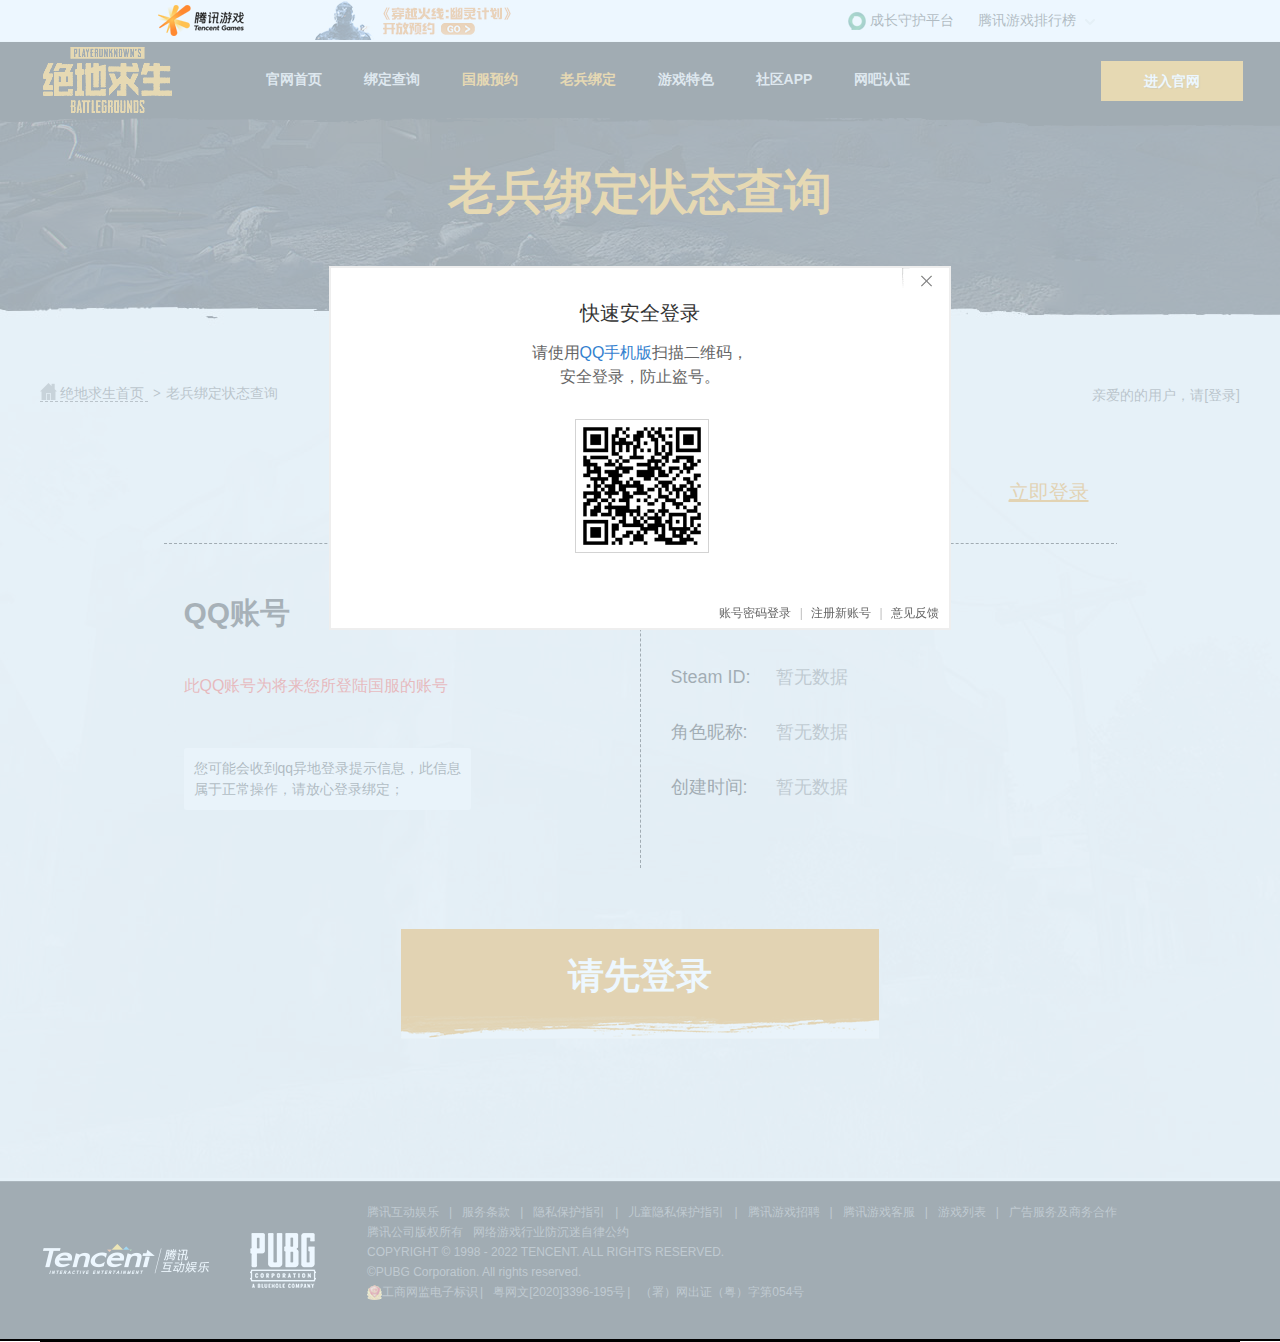
<file: 徐阳/search.html>
<!DOCTYPE html>
<html lang="en">

<head>
    <meta charset="UTF-8">
    <meta http-equiv="X-UA-Compatible" content="IE=edge">
    <meta name="viewport" content="width=device-width, initial-scale=1.0">
    <title>技术测试-绝地求生官方网站-腾讯游戏</title>
    <link rel="shortcut icon" href="favicon.ico">
    <link rel="stylesheet" href="./l-css/base.css">
    <script src="search.js"></script>
    <link rel="stylesheet" href="./l-css/l-commen.css">
    <link rel="stylesheet" href="search.css">
    <script src="./l-js/l-commen.js"></script>
    <script src="./l-js/s-jquery.min.js"></script>

</head>

<body>
    <!-- 头部区域 -->
    <section class="shortcut">
        <ul class="shortcut_w">
            <li class="tx_games">
                <a href="#" target="_blank" class="tx_game" title="腾讯游戏logo">腾讯游戏logo</a>
            </li>
            <li class="activity">
                <img src="./l-uploads/1c3aa1514f220e655c62b24dcd91921e.jpg" alt="">
            </li>
            <li class="shortcut_info">
                <h3 class="czsh">
                    <a href="#">成长守护平台</a>
                </h3>
                <h3 class="hotlist">
                    <a href="#" class="hotlist_open">腾讯游戏排行榜</a>
                </h3>
            </li>
        </ul>
        <div class="big_activity">
            <a href="#" target="_blank">
                <img src="./l-uploads/b7b13d336a11e200670d40976997e350.jpg" class="big_activity_co" alt="">
            </a>
        </div>
        <div class="ost-rank">
            <!-- new game -->
            <div class="ost-rank-col">
                <h2 class="rank-title"><a rel="noopener" href="#" target="_blank" class="rank-more">新品端游排行榜</a>
                </h2>
                <ul class="rank-list" id="rankList_1">
                    <li class="rank-item ">
                        <p class="game-name">穿越火线</p>
                        <img src="./l-uploads/20201228154024-344816.jpg" alt="" class="rank-img1 rank-img">
                        <div class="rank-btn-bar">
                            <a href="#" rel="noopener" target="_blank" class="rank-btn">进入官网</a> <a href="#"
                                rel="noopener" target="_blank" class="rank-btn">下载游戏</a>
                        </div>
                        <span class=" rank-order rank-order1">1</span>
                    </li>
                    <li class="rank-item ">
                        <p class="game-name1">英雄联盟LOL</p> <img src="./l-uploads/20210104171412-491756.jpg" alt=""
                            class="rank-img">
                        <div class="rank-btn-bar">
                            <a href="#" rel="noopener" target="_blank" class="rank-btn">进入官网</a> <a href="#"
                                rel="noopener" target="_blank" class="rank-btn">下载游戏</a>
                        </div>
                        <span class=" rank-order rank-order1">2</span>
                    </li>
                    <li class="rank-item rank-active">
                        <p class="game-name">地下城与勇士</p> <img src="./l-uploads/20201228153940-638628.jpg" alt=""
                            class="rank-img">
                        <div class="rank-btn-bar">
                            <a href="#" rel="noopener" target="_blank" class="rank-btn">进入官网</a> <a href="#"
                                rel="noopener" target="_blank" class="rank-btn">下载游戏</a>
                        </div>
                        <span class=" rank-order rank-order1">3</span>
                    </li>
                    <li class="rank-item ">
                        <p class="game-name">FIFA Online 4</p> <img src="./l-uploads/20201229112103-127467.jpg" alt=""
                            class="rank-img">
                        <div class="rank-btn-bar">
                            <a href="#" rel="noopener" target="_blank" class="rank-btn">进入官网</a> <a href="#"
                                rel="noopener" target="_blank" class="rank-btn">下载游戏</a>
                        </div>
                        <span class="rank-order">4</span>
                    </li>
                    <li class="rank-item ">
                        <p class="game-name">NBA2K Online2</p> <img src="./l-uploads/20201228165353-132810.jpg" alt=""
                            class="rank-img">
                        <div class="rank-btn-bar">
                            <a href="#" rel="noopener" target="_blank" class="rank-btn">进入官网</a> <a href="#"
                                rel="noopener" target="_blank" class="rank-btn">下载游戏</a>
                        </div>
                        <span class="rank-order">5</span>
                    </li>
                </ul>
            </div>

            <!-- hot game -->
            <div class="ost-rank-col">
                <h2 class="rank-title">
                    <a rel="noopener" href="#" target="_blank" class="rank-more">热门端游排行榜</a>
                </h2>
                <ul class="rank-list" id="rankList_2">
                    <li class="rank-item1 ">
                        <p class="game-name">穿越火线</p>
                        <img src="./l-uploads/20201228154024-344816.jpg" alt="" class="rank-img rank-img1">
                        <div class="rank-btn-bar">
                            <a href="#" rel="noopener" target="_blank" class="rank-btn">进入官网</a>
                            <a href="#" rel="noopener" target="_blank" class="rank-btn">下载游戏</a>
                        </div>
                        <span class="rank-order1 rank-order">1</span>
                    </li>
                    <li class="rank-item1 ">
                        <p class="game-name1">英雄联盟</p>
                        <img src="./l-uploads/20210104171412-491756.jpg" alt="" class="rank-img">
                        <div class="rank-btn-bar">
                            <a href="#" rel="noopener" target="_blank" class="rank-btn">进入官网</a>
                            <a href="#" rel="noopener" target="_blank" class="rank-btn">下载游戏</a>
                        </div>
                        <span class="rank-order1 rank-order">2</span>
                    </li>
                    <li class="rank-item1 ">
                        <p class="game-name">地下城与勇士</p>
                        <img src="./l-uploads/20201228153940-638628.jpg" alt="" class="rank-img">
                        <div class="rank-btn-bar">
                            <a href="#" rel="noopener" target="_blank" class="rank-btn">进入官网</a>
                            <a href="#" rel="noopener" target="_blank" class="rank-btn">下载游戏</a>
                        </div>
                        <span class="rank-order1 rank-order">3</span>
                    </li>
                    <li class="rank-item1 ">
                        <p class="game-name">FIFA Online4</p>
                        <img src="./l-uploads/20201229112103-127467.jpg" alt="" class="rank-img">
                        <div class="rank-btn-bar">
                            <a href="#" rel="noopener" target="_blank" class="rank-btn">进入官网</a>
                            <a href="#" rel="noopener" target="_blank" class="rank-btn">下载游戏</a>
                        </div>
                        <span class="rank-order">4</span>
                    </li>
                    <li class="rank-item1 rank-active">
                        <p class="game-name">NBA2K Online 2</p>
                        <img src="./l-uploads/20201228165353-132810.jpg" alt="" class="rank-img">
                        <div class="rank-btn-bar">
                            <a href="#" rel="noopener" target="_blank" class="rank-btn">进入官网</a>
                            <a href="#" rel="noopener" target="_blank" class="rank-btn">下载游戏</a>
                        </div>
                        <span class="rank-order">5</span>
                    </li>
                </ul>
            </div>
            <!-- mobile game -->
            <div class="ost-rank-col" id="rankList_5">
                <h2 class="rank-title"><a rel="noopener" href="#" target="_blank" class="rank-more">新品手游排行榜</a>
                </h2>
                <ul class="rank-list" id="rankList_3">
                    <li class="rank-item2 rank-active">
                        <p class="game-name">妄想山海</p>
                        <img src="l-uploads/last1.jpg" alt="" class="rank-img  rank-img1">
                        <div class="rank-btn-bar">
                            <a href="#" rel="noopener" target="_blank" class="rank-btn">进入官网</a>
                            <div class="rank-btn">
                                <span class="download-text">下载游戏</span>
                                <a href="#" rel="noopener" target="_blank" class="download-btn download-ios"></a>
                                <a href="#" rel="noopener" target="_blank" class="download-btn download-android"></a>
                            </div>
                        </div>
                        <span class="rank-order1 rank-order">1</span>
                    </li>
                    <li class="rank-item2 ">
                        <p class="game-name game-name1">和平精英</p>
                        <img src="l-uploads/last2.jpg" alt="" class="rank-img">
                        <div class="rank-btn-bar">
                            <a href="#" rel="noopener" target="_blank" class="rank-btn">进入官网</a>
                            <div class="rank-btn">
                                <span class="download-text">下载游戏</span>
                                <a href="#" rel="noopener" target="_blank" class="download-btn download-ios"></a>
                                <a href="#" rel="noopener" target="_blank" class="download-btn download-android"></a>
                            </div>
                        </div>
                        <span class="rank-order1 rank-order">2</span>
                    </li>
                    <li class="rank-item2 ">
                        <p class="game-name">穿越火线：枪战王者</p>
                        <img src="l-uploads/last3.jpg" alt="" class="rank-img">
                        <div class="rank-btn-bar">
                            <a href="#" rel="noopener" target="_blank" class="rank-btn">进入官网</a>
                            <div class="rank-btn">
                                <span class="download-text">下载游戏</span>
                                <a href="#" rel="noopener" target="_blank" class="download-btn download-ios"></a>
                                <a href="#" rel="noopener" target="_blank" class="download-btn download-android"></a>
                            </div>
                        </div>
                        <span class="rank-order1 rank-order">3</span>
                    </li>
                    <li class="rank-item2 ">
                        <p class="game-name">火影忍者</p>
                        <img src="l-uploads/last4.jpg" alt="" class="rank-img">
                        <div class="rank-btn-bar">
                            <a href="#" rel="noopener" target="_blank" class="rank-btn">进入官网</a>
                            <div class="rank-btn">
                                <span class="download-text">下载游戏</span>
                                <a href="#" rel="noopener" target="_blank" class="download-btn download-ios"></a>
                                <a href="#" rel="noopener" target="_blank" class="download-btn download-android"></a>
                            </div>
                        </div>
                        <span class="rank-order">4</span>
                    </li>



                    <li class="rank-item2 ">
                        <!-- <h2 class="rank-title rank-sub-title"><a rel="noopener" href="#" target="_blank"
                                class="rank-more">热门手游排行榜</a>
                        </h2> -->
                        <p class="game-name">王者荣耀</p>
                        <img src="l-uploads/1last1.jpg" alt="" class="rank-img">
                        <div class="rank-btn-bar">
                            <a href="#" rel="noopener" target="_blank" class="rank-btn">进入官网</a>
                            <div class="rank-btn">
                                <span class="download-text">下载游戏</span>
                                <a href="#" rel="noopener" target="_blank" class="download-btn download-ios"></a>
                                <a href="#" rel="noopener" target="_blank" class="download-btn download-android"></a>
                            </div>
                        </div>
                        <span class="rank-order">5</span>
                    </li>
                    <li class="rank-item2 ">
                        <p class="game-name">和平精英</p>
                        <img src="l-uploads/1last2.jpg" alt="" class="rank-img">
                        <div class="rank-btn-bar">
                            <a href="#" rel="noopener" target="_blank" class="rank-btn">进入官网</a>
                            <div class="rank-btn">
                                <span class="download-text">下载游戏</span>
                                <a href="#" rel="noopener" target="_blank" class="download-btn download-ios"></a>
                                <a href="#" rel="noopener" target="_blank" class="download-btn download-android"></a>
                            </div>
                        </div>
                        <span class="rank-order">6</span>
                    </li>
                    <li class="rank-item2 ">
                        <p class="game-name">妄想山海</p>
                        <img src="l-uploads/1last3.jpg" alt="" class="rank-img">
                        <div class="rank-btn-bar">
                            <a href="#" rel="noopener" target="_blank" class="rank-btn">进入官网</a>
                            <div class="rank-btn">
                                <span class="download-text">下载游戏</span>
                                <a href="#" rel="noopener" target="_blank" class="download-btn download-ios"></a>
                                <a href="#" rel="noopener" target="_blank" class="download-btn download-android"></a>
                            </div>
                        </div>
                        <span class="rank-order">7</span>
                    </li>
                    <li class="rank-item2 ">
                        <p class="game-name">穿越火线：枪战王者</p>
                        <img src="l-uploads/1last4.jpg" alt="" class="rank-img">
                        <div class="rank-btn-bar">
                            <a href="#" rel="noopener" target="_blank" class="rank-btn">进入官网</a>
                            <div class="rank-btn">
                                <span class="download-text">下载游戏</span>
                                <a href="#" rel="noopener" target="_blank" class="download-btn download-ios"></a>
                                <a href="#" rel="noopener" target="_blank" class="download-btn download-android"></a>
                            </div>
                        </div>
                        <span class="rank-order">8</span>
                    </li>
                    <li class="rank-item2 ">
                        <p class="game-name">火影忍者</p>
                        <img src="l-uploads/1last5.jpg" alt="" class="rank-img">
                        <div class="rank-btn-bar">
                            <a href="#" rel="noopener" target="_blank" class="rank-btn">进入官网</a>
                            <div class="rank-btn">
                                <span class="download-text">下载游戏</span>
                                <a href="#" rel="noopener" target="_blank" class="download-btn download-ios"></a>
                                <a href="#" rel="noopener" target="_blank" class="download-btn download-android">
                                </a>
                            </div>
                        </div>
                        <span class="rank-order">9</span>
                    </li>
                </ul>
            </div>
        </div>
    </section>
    <!-- 头部区域end -->

    <!-- 导航栏区域start -->
    <nav class="top_nav">
        <div class="top_nav_w">
            <a href="../郭彤彤/infor.html" target="_blank" class="top_logo" title="绝地求生官方网站">绝地求生官方网站</a>
            <ul class="top_nav_middle">
                <li>
                    <a href="../index.html">官网首页</a>
                </li>
                <li>
                    <a href="./search.html">绑定查询</a>
                </li>
                <li>
                    <a href="../郭彤彤/yuyue.html" target="_blank" class="pannel_active">国服预约</a>
                </li>
                <li>
                    <a href="../张锐龙/veteran.html" target="_blank" class="pannel_active">老兵绑定</a>
                </li>
                <li>
                    <a href="../index.html">游戏特色</a>
                </li>
                <li>
                    <a href="../张锐龙/job.html" target="_blank">社区APP</a>
                </li>
                <li>
                    <a href="https://client.wb.qq.com/ext/act_pubg/show_act_introduction" target="_blank">网吧认证</a>             <!-- 外部链接 -->
                </li>
            </ul>

            <a href="../郭彤彤/infor.html" class="website_enter" title="进入官网">进入官网</a>
        </div>
    </nav>
    <div class="x-header">
        <h2>老兵绑定状态查询</h2>
    </div>
    <div class="x-content_inner">
        <div class="x-main x-main_inner clearfix">
            <div class="x-m_content">
                <div class="x-m_bread_nav x-m_bread_inner">
                    <a href="../index.html" class="home">
                        <i></i>绝地求生首页
                    </a>
                    <span>></span>老兵绑定状态查询
                    <div class="x-login_con">
                        <p id="x-unlogin" class="x-unlogin" style="display: block;">亲爱的的用户，请[<a href="#"
                                id="x-dologin">登录</a>]</p>
                        <p id="x-logined" class="x-logined" style="display: none;"></p>
                    </div>
                </div>
                <div class="x-mc_news_con" style="position: relative;">
                    <div class="x-b_steps_con">
                        <div class="x-b_steps_top">
                            <h3>老兵绑定状态查询</h3>
                            <p>请认准官方页面下载绑定器，不要从第三方渠道下载</p>
                            <a href="#" class="x-changeid" id="loginqq">立即登录</a>
                            <a href="#" class="x-changeid" id="chengqq" style="display: none;">切换账号</a>
                        </div>
                        <div class="x-qq_zh">
                            <div class="x-zh_qqtxt1">QQ账号</div>
                            <div class="x-zh_qqtxt2">
                                <span id="loginuin"></span>
                            </div>
                            <div class="x-zh_qqtxt3">此QQ账号为将来您所登陆国服的账号</div>
                            <div class="x-zh_qqtxt4">
                                <span class="x-p1_bg2tips"></span>
                                您可能会收到qq异地登录提示信息，此信息<br>属于正常操作，请放心登录绑定；
                            </div>
                        </div>
                        <div class="x-steam_zh">
                            <div class="x-zh_steamtxt1">STEAM账号</div>
                            <span id="x-showBind"></span>
                            <div class="x-zh_steamtxt2 x-clear_b">
                                <span class="x-s1">Steam ID: </span>
                                <span class="x-s2" id="x-steamid_sapn">暂无数据</span>
                            </div>
                            <div class="x-zh_steamtxt3 x-clear_b">
                                <span class="x-s1">角色昵称: </span>
                                <span class="x-s2" id="x-nickname_sapn">暂无数据</span>
                            </div>
                            <div class="x-zh_steamtxt4 x-clear_b">
                                <span class="x-s1">创建时间: </span>
                                <span class="x-s2" id="x-creation_sapn">暂无数据</span>
                            </div>
                        </div>
                    </div>
                    <!-- <a href="#" class="x-allbg x-qulbjnp" id="goTo" style="display: none;">
                        <b class="x-btn_bd2_txt" id="x-goText">前往老兵专属时装</b>
                    </a> -->
                    <a href="#" class="x-allbg x-qulbjnp" id="x-plogin">
                        <b class="x-btn_bd2_txt">请先登录</b>
                    </a>
                </div>
            </div>
        </div>
    </div>
    <!-- 弹出框 -->
    <div id="x-loginDiv"
        style="height: 368px; width: 622px; border: 0px; padding: 0px; margin: -184px 0px 0px -311px; position: fixed; z-index: 100002; top: 50%; left: 50%; display: block; visibility: visible;"
        data-milodialog="1" role="dialog" tabindex="-1">
        <div class="x-login" id="x-login" style="height:364px">
            <div class="x-header1">
                <a href="#" class="x-close" id="x-close"></a>
            </div>
            <div class="x-qlogin" id="x-qlogin" style="display: block;">
                <div class="x-title" id="x-title_0" style="display: block;">快速安全登录</div>
                <div class="x-qlogin_tips" style="display: block;">
                    请使用<a href="#" class="x-link_tips">QQ手机版</a>扫描二维码，<br>安全登录，防止盗号。
                </div>
                <div class="x-qlogin_show" id="x-qlogin_show" style="width:300px; left:50%;margin-left: -150px;">
                    <div class="x-qlogin_list" id="x-qlogin_list" style="width: 300px;">
                        <span id="x-qr_area" class="x-qr_1">
                            <img src="./tupian/ptqrshow.png" alt="" class="x-qrImg">
                        </span>
                    </div>
                </div>
            </div>
            <div class="x-bottom x-hide" id="x-bottom_qlogin" style="display: block;">
                <a href="#" class="x-link" id="x-switcher_plogin">账号密码登录</a>
                <span class="x-dotted" id="x-docs_dotted">|</span>
                <a href="#" class="x-link">注册新账号</a>
                <span class="x-dotted">|</span>
                <a href="#" class="x-link" id="feedback_qlogin">意见反馈</a>
            </div>
            <!-- 跳过去的 -->
            <div class="x-web_qr_login" id="x-web_qr_login" style="display: none;">
                <!-- 叉号 -->
                <div class="x-header1">
                    <a href="#" class="x-close" id="x-close1"></a>
                </div>
                <!-- 文字 -->
                <div class="x-web_login">
                    <div class="x-title">
                        帐号密码登录
                    </div>
                    <div class="x-tips">
                        推荐使用<a href="#" class="switch_btn_focus x-link_tips" id="switcher_qlogin">快速安全登录</a>，防止盗号。
                    </div>
                    <!-- input -->
                    <div class="x-login_form">
                        <div class="x-1">
                            <input type="text" placeholder="支持QQ号/邮箱/手机号登录" class="x-q xx" id='www'
                                autofocus="autofocus">
                            <div class="eeee"></div>
                            <input type="text" class="bbb" placeholder="支持QQ号/邮箱/手机号登录">
                        </div>
                        <div class="x-1 x-e">
                            <input type="password" placeholder="密码" class="x-q" autofocus="autofocus">
                        </div>
                        <div class="x-submit">
                            <a href="#" class="x-login_button"><input type="submit" value="授权登录" class="x-btn"></a>
                        </div>
                    </div>
                </div>

                <!-- 底部 -->
                <div class="x-bottom" style="display: block;">
                    <a href="#" class="x-link" id="forgetpwd">忘了密码？</a>
                    <span class="x-dotted" id="x-docs_dotted">|</span>
                    <a href="#" class="x-link">注册新账号</a>
                    <span class="x-dotted">|</span>
                    <a href="#" class="x-link" id="feedback_qlogin">意见反馈</a>
                </div>

            </div>
        </div>
    </div>
    <div id="_overlay_"
        style="background-color: rgb(230, 245, 255); border-top: 1px solid rgb(230, 245, 255); position: absolute; height: 1339px; z-index: 10; width: 100%; left: 0px; top: 0px; opacity: 0.7; display: block;">
    </div>
    <!-- 底部start -->
    <footer class="footer">
        <div class="footer_dark">
            <div class="footter_cpright">
                <div class="foot_lefts">
                    <a target="_blank" rel="noopener" href="#" title="腾讯互动娱乐" class="foot_ieg_logo">腾讯互动娱乐</a>
                    <span class="gfooter_selflogo"></span>
                </div>
                <ul class="foot_links">
                    <li class="link_map">
                        <a target="_blank" rel="noopener" href="#">腾讯互动娱乐</a>
                        <span class="f_line">|</span>
                        <a target="_blank" rel="noopener" href="#">服务条款</a>
                        <span class="f_line">|</span>
                        <a target="_blank" rel="noopener" href="#">隐私保护指引</a>
                        <span class="f_line">|</span>
                        <a target="_blank" rel="noopener" href="#">儿童隐私保护指引</a>
                        <span class="f_line">|</span>
                        <a target="_blank" rel="noopener" href="#">腾讯游戏招聘</a>
                        <span class="f_line">|</span>
                        <a target="_blank" rel="noopener" href="#">腾讯游戏客服</a>
                        <span class="f_line">|</span>
                        <a target="_blank" rel="noopener" href="#">游戏列表</a>
                        <span class="f_line">|</span>
                        <a target="_blank" rel="noopener" href="#">广告服务及商务合作</a>

                    </li>
                    <li class="copyright_zh">
                        <a target="_blank" rel="noopener" href="#">腾讯公司版权所有</a>
                        <a target="_blank" rel="noopener" href="#">网络游戏行业防沉迷自律公约</a>
                    </li>
                    <li class="copyright_en">
                        <p class="copyright_txt">COPYRIGHT © 1998 - 2022 TENCENT. ALL RIGHTS RESERVED.</p>
                        <p class="foot_copy copyright_txt">©PUBG Corporation. All rights reserved.</p>
                    </li>
                    <li class="copyright_public">
                        <a target="_blank" rel="noopener" href="#" title="深圳市市场监督管理局企业主体身份公示"><img
                                src="./l-images/gswj.png" width="15" height="15" alt="深圳市市场监督管理局企业主体身份公示">工商网监电子标识 </a>
                        <span class="f_line">|</span>
                        <a target="_blank" rel="noopener" href="#">粤网文[2020]3396-195号</a>
                        <span class="f_line">|</span>
                        <a target="_blank" rel="noopener" href="#">（署）网出证（粤）字第054号</a>
                    </li>
                </ul>
            </div>
        </div>
    </footer>
    <!-- 底部end -->
</body>

</html>
</file>
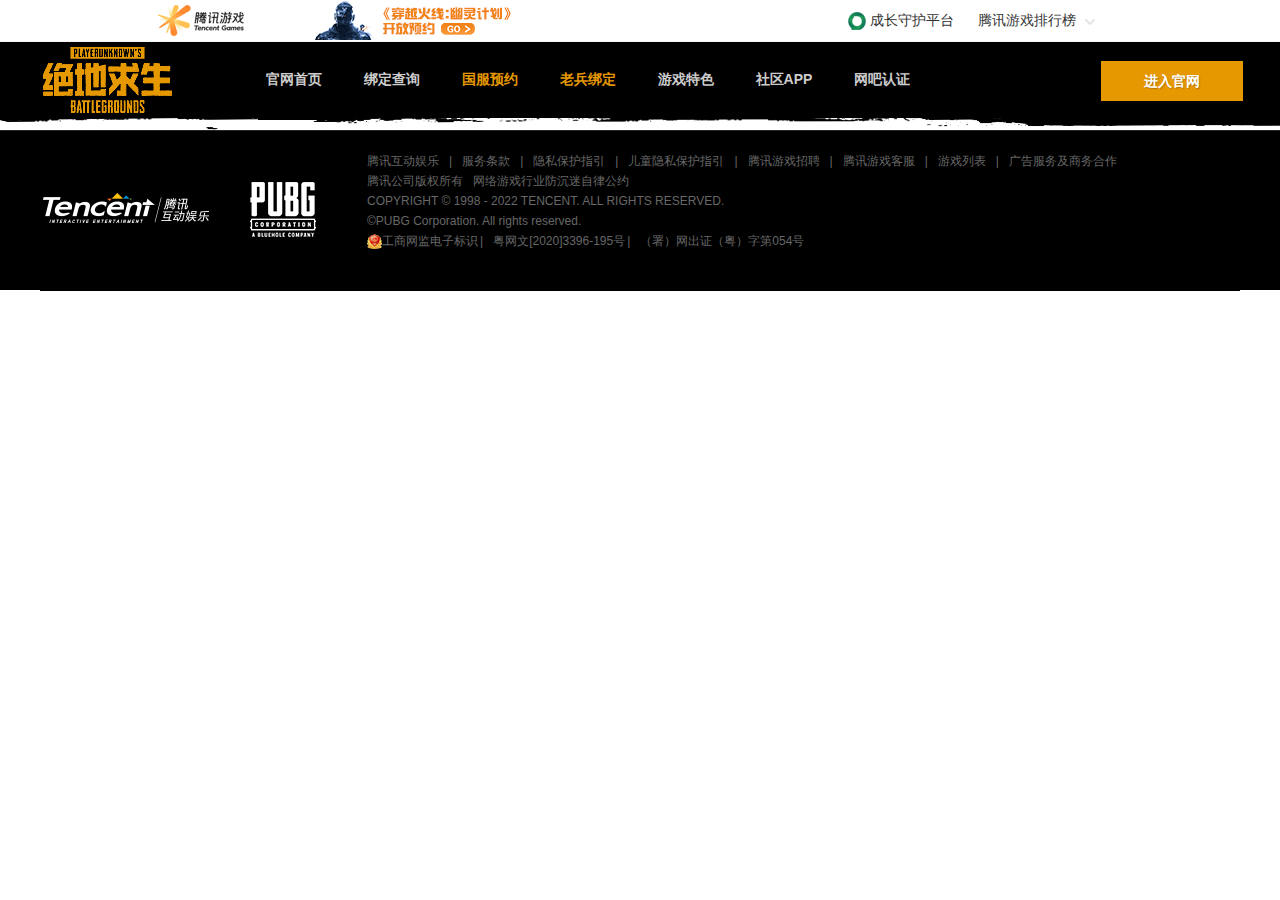
<file: 郭彤彤/l-commen.html>
<!DOCTYPE html>
<html lang="en">

<head>
    <meta charset="UTF-8">
    <meta http-equiv="X-UA-Compatible" content="IE=edge">
    <meta name="viewport" content="width=device-width, initial-scale=1.0">
    <title>绝地求生首尾部分</title>
    <link rel="stylesheet" href="./l-css/base.css">
    <link rel="stylesheet" href="./l-css/l-commen.css">
    <script src="./l-js/l-commen.js"></script>
    <script src="./l-js/s-jquery.min.js"></script>
</head>

<body>
    <!-- 头部区域start -->

    <section class="shortcut">
        <ul class="shortcut_w">
            <li class="tx_games">
                <a href="#" target="_blank" class="tx_game" title="腾讯游戏logo">腾讯游戏logo</a>
            </li>
            <li class="activity">
                <img src="./l-uploads/1c3aa1514f220e655c62b24dcd91921e.jpg" alt="">
            </li>
            <li class="shortcut_info">
                <h3 class="czsh">
                    <a href="#">成长守护平台</a>
                </h3>
                <h3 class="hotlist">
                    <a href="#" class="hotlist_open">腾讯游戏排行榜</a>
                </h3>
            </li>
        </ul>
        <div class="big_activity">
            <a href="#" target="_blank">
                <img src="./l-uploads/b7b13d336a11e200670d40976997e350.jpg" class="big_activity_co" alt="">
            </a>
        </div>
        <div class="ost-rank">
            <!-- new game -->
            <div class="ost-rank-col">
                <h2 class="rank-title"><a rel="noopener" href="#" target="_blank" class="rank-more">新品端游排行榜</a>
                </h2>
                <ul class="rank-list" id="rankList_1">
                    <li class="rank-item ">
                        <p class="game-name">穿越火线</p>
                        <img src="./l-uploads/20201228154024-344816.jpg" alt="" class="rank-img1 rank-img">
                        <div class="rank-btn-bar">
                            <a href="#" rel="noopener" target="_blank" class="rank-btn">进入官网</a> <a href="#"
                                rel="noopener" target="_blank" class="rank-btn">下载游戏</a>
                        </div>
                        <span class=" rank-order rank-order1">1</span>
                    </li>
                    <li class="rank-item ">
                        <p class="game-name1">英雄联盟LOL</p> <img src="./l-uploads/20210104171412-491756.jpg" alt=""
                            class="rank-img">
                        <div class="rank-btn-bar">
                            <a href="#" rel="noopener" target="_blank" class="rank-btn">进入官网</a> <a href="#"
                                rel="noopener" target="_blank" class="rank-btn">下载游戏</a>
                        </div>
                        <span class=" rank-order rank-order1">2</span>
                    </li>
                    <li class="rank-item rank-active">
                        <p class="game-name">地下城与勇士</p> <img src="./l-uploads/20201228153940-638628.jpg" alt=""
                            class="rank-img">
                        <div class="rank-btn-bar">
                            <a href="#" rel="noopener" target="_blank" class="rank-btn">进入官网</a> <a href="#"
                                rel="noopener" target="_blank" class="rank-btn">下载游戏</a>
                        </div>
                        <span class=" rank-order rank-order1">3</span>
                    </li>
                    <li class="rank-item ">
                        <p class="game-name">FIFA Online 4</p> <img src="./l-uploads/20201229112103-127467.jpg" alt=""
                            class="rank-img">
                        <div class="rank-btn-bar">
                            <a href="#" rel="noopener" target="_blank" class="rank-btn">进入官网</a> <a href="#"
                                rel="noopener" target="_blank" class="rank-btn">下载游戏</a>
                        </div>
                        <span class="rank-order">4</span>
                    </li>
                    <li class="rank-item ">
                        <p class="game-name">NBA2K Online2</p> <img src="./l-uploads/20201228165353-132810.jpg" alt=""
                            class="rank-img">
                        <div class="rank-btn-bar">
                            <a href="#" rel="noopener" target="_blank" class="rank-btn">进入官网</a> <a href="#"
                                rel="noopener" target="_blank" class="rank-btn">下载游戏</a>
                        </div>
                        <span class="rank-order">5</span>
                    </li>
                </ul>
            </div>

            <!-- hot game -->
            <div class="ost-rank-col">
                <h2 class="rank-title">
                    <a rel="noopener" href="#" target="_blank" class="rank-more">热门端游排行榜</a>
                </h2>
                <ul class="rank-list" id="rankList_2">
                    <li class="rank-item1 ">
                        <p class="game-name">穿越火线</p>
                        <img src="./l-uploads/20201228154024-344816.jpg" alt="" class="rank-img rank-img1">
                        <div class="rank-btn-bar">
                            <a href="#" rel="noopener" target="_blank" class="rank-btn">进入官网</a>
                            <a href="#" rel="noopener" target="_blank" class="rank-btn">下载游戏</a>
                        </div>
                        <span class="rank-order1 rank-order">1</span>
                    </li>
                    <li class="rank-item1 ">
                        <p class="game-name1">英雄联盟</p>
                        <img src="./l-uploads/20210104171412-491756.jpg" alt="" class="rank-img">
                        <div class="rank-btn-bar">
                            <a href="#" rel="noopener" target="_blank" class="rank-btn">进入官网</a>
                            <a href="#" rel="noopener" target="_blank" class="rank-btn">下载游戏</a>
                        </div>
                        <span class="rank-order1 rank-order">2</span>
                    </li>
                    <li class="rank-item1 ">
                        <p class="game-name">地下城与勇士</p>
                        <img src="./l-uploads/20201228153940-638628.jpg" alt="" class="rank-img">
                        <div class="rank-btn-bar">
                            <a href="#" rel="noopener" target="_blank" class="rank-btn">进入官网</a>
                            <a href="#" rel="noopener" target="_blank" class="rank-btn">下载游戏</a>
                        </div>
                        <span class="rank-order1 rank-order">3</span>
                    </li>
                    <li class="rank-item1 ">
                        <p class="game-name">FIFA Online4</p>
                        <img src="./l-uploads/20201229112103-127467.jpg" alt="" class="rank-img">
                        <div class="rank-btn-bar">
                            <a href="#" rel="noopener" target="_blank" class="rank-btn">进入官网</a>
                            <a href="#" rel="noopener" target="_blank" class="rank-btn">下载游戏</a>
                        </div>
                        <span class="rank-order">4</span>
                    </li>
                    <li class="rank-item1 rank-active">
                        <p class="game-name">NBA2K Online 2</p>
                        <img src="./l-uploads/20201228165353-132810.jpg" alt="" class="rank-img">
                        <div class="rank-btn-bar">
                            <a href="#" rel="noopener" target="_blank" class="rank-btn">进入官网</a>
                            <a href="#" rel="noopener" target="_blank" class="rank-btn">下载游戏</a>
                        </div>
                        <span class="rank-order">5</span>
                    </li>
                </ul>
            </div>
            <!-- mobile game -->
            <div class="ost-rank-col" id="rankList_5">
                <h2 class="rank-title"><a rel="noopener" href="#" target="_blank" class="rank-more">新品手游排行榜</a>
                </h2>
                <ul class="rank-list" id="rankList_3">
                    <li class="rank-item2 rank-active">
                        <p class="game-name">妄想山海</p>
                        <img src="l-uploads/last1.jpg" alt="" class="rank-img  rank-img1">
                        <div class="rank-btn-bar">
                            <a href="#" rel="noopener" target="_blank" class="rank-btn">进入官网</a>
                            <div class="rank-btn">
                                <span class="download-text">下载游戏</span>
                                <a href="#" rel="noopener" target="_blank" class="download-btn download-ios"></a>
                                <a href="#" rel="noopener" target="_blank" class="download-btn download-android"></a>
                            </div>
                        </div>
                        <span class="rank-order1 rank-order">1</span>
                    </li>
                    <li class="rank-item2 ">
                        <p class="game-name game-name1">和平精英</p>
                        <img src="l-uploads/last2.jpg" alt="" class="rank-img">
                        <div class="rank-btn-bar">
                            <a href="#" rel="noopener" target="_blank" class="rank-btn">进入官网</a>
                            <div class="rank-btn">
                                <span class="download-text">下载游戏</span>
                                <a href="#" rel="noopener" target="_blank" class="download-btn download-ios"></a>
                                <a href="#" rel="noopener" target="_blank" class="download-btn download-android"></a>
                            </div>
                        </div>
                        <span class="rank-order1 rank-order">2</span>
                    </li>
                    <li class="rank-item2 ">
                        <p class="game-name">穿越火线：枪战王者</p>
                        <img src="l-uploads/last3.jpg" alt="" class="rank-img">
                        <div class="rank-btn-bar">
                            <a href="#" rel="noopener" target="_blank" class="rank-btn">进入官网</a>
                            <div class="rank-btn">
                                <span class="download-text">下载游戏</span>
                                <a href="#" rel="noopener" target="_blank" class="download-btn download-ios"></a>
                                <a href="#" rel="noopener" target="_blank" class="download-btn download-android"></a>
                            </div>
                        </div>
                        <span class="rank-order1 rank-order">3</span>
                    </li>
                    <li class="rank-item2 ">
                        <p class="game-name">火影忍者</p>
                        <img src="l-uploads/last4.jpg" alt="" class="rank-img">
                        <div class="rank-btn-bar">
                            <a href="#" rel="noopener" target="_blank" class="rank-btn">进入官网</a>
                            <div class="rank-btn">
                                <span class="download-text">下载游戏</span>
                                <a href="#" rel="noopener" target="_blank" class="download-btn download-ios"></a>
                                <a href="#" rel="noopener" target="_blank" class="download-btn download-android"></a>
                            </div>
                        </div>
                        <span class="rank-order">4</span>
                    </li>



                    <li class="rank-item2 ">
                        <!-- <h2 class="rank-title rank-sub-title"><a rel="noopener" href="#" target="_blank"
                                class="rank-more">热门手游排行榜</a>
                        </h2> -->
                        <p class="game-name">王者荣耀</p>
                        <img src="l-uploads/1last1.jpg" alt="" class="rank-img">
                        <div class="rank-btn-bar">
                            <a href="#" rel="noopener" target="_blank" class="rank-btn">进入官网</a>
                            <div class="rank-btn">
                                <span class="download-text">下载游戏</span>
                                <a href="#" rel="noopener" target="_blank" class="download-btn download-ios"></a>
                                <a href="#" rel="noopener" target="_blank" class="download-btn download-android"></a>
                            </div>
                        </div>
                        <span class="rank-order">5</span>
                    </li>
                    <li class="rank-item2 ">
                        <p class="game-name">和平精英</p>
                        <img src="l-uploads/1last2.jpg" alt="" class="rank-img">
                        <div class="rank-btn-bar">
                            <a href="#" rel="noopener" target="_blank" class="rank-btn">进入官网</a>
                            <div class="rank-btn">
                                <span class="download-text">下载游戏</span>
                                <a href="#" rel="noopener" target="_blank" class="download-btn download-ios"></a>
                                <a href="#" rel="noopener" target="_blank" class="download-btn download-android"></a>
                            </div>
                        </div>
                        <span class="rank-order">6</span>
                    </li>
                    <li class="rank-item2 ">
                        <p class="game-name">妄想山海</p>
                        <img src="l-uploads/1last3.jpg" alt="" class="rank-img">
                        <div class="rank-btn-bar">
                            <a href="#" rel="noopener" target="_blank" class="rank-btn">进入官网</a>
                            <div class="rank-btn">
                                <span class="download-text">下载游戏</span>
                                <a href="#" rel="noopener" target="_blank" class="download-btn download-ios"></a>
                                <a href="#" rel="noopener" target="_blank" class="download-btn download-android"></a>
                            </div>
                        </div>
                        <span class="rank-order">7</span>
                    </li>
                    <li class="rank-item2 ">
                        <p class="game-name">穿越火线：枪战王者</p>
                        <img src="l-uploads/1last4.jpg" alt="" class="rank-img">
                        <div class="rank-btn-bar">
                            <a href="#" rel="noopener" target="_blank" class="rank-btn">进入官网</a>
                            <div class="rank-btn">
                                <span class="download-text">下载游戏</span>
                                <a href="#" rel="noopener" target="_blank" class="download-btn download-ios"></a>
                                <a href="#" rel="noopener" target="_blank" class="download-btn download-android"></a>
                            </div>
                        </div>
                        <span class="rank-order">8</span>
                    </li>
                    <li class="rank-item2 ">
                        <p class="game-name">火影忍者</p>
                        <img src="l-uploads/1last5.jpg" alt="" class="rank-img">
                        <div class="rank-btn-bar">
                            <a href="#" rel="noopener" target="_blank" class="rank-btn">进入官网</a>
                            <div class="rank-btn">
                                <span class="download-text">下载游戏</span>
                                <a href="#" rel="noopener" target="_blank" class="download-btn download-ios"></a>
                                <a href="#" rel="noopener" target="_blank" class="download-btn download-android">
                                </a>
                            </div>
                        </div>
                        <span class="rank-order">9</span>
                    </li>
                </ul>
            </div>
        </div>
    </section>
    <!-- 头部区域end -->

    <!-- 导航栏区域start -->
    <nav class="top_nav">
        <div class="top_nav_w">
            <a href="#" class="top_logo" title="绝地求生官方网站">绝地求生官方网站</a>
            <ul class="top_nav_middle">
                <li>
                    <a href="#">官网首页</a>
                </li>
                <li>
                    <a href="#">绑定查询</a>
                </li>
                <li>
                    <a href="#" class="pannel_active">国服预约</a>
                </li>
                <li>
                    <a href="#" class="pannel_active">老兵绑定</a>
                </li>
                <li>
                    <a href="#">游戏特色</a>
                </li>
                <li>
                    <a href="#">社区APP</a>
                </li>
                <li>
                    <a href="#">网吧认证</a>
                </li>
            </ul>

            <a href="#" class="website_enter" title="进入官网">进入官网</a>
        </div>
    </nav>
    <!-- 导航栏区域end -->
    <!-- 底部start -->
    <footer class="footer">
        <div class="footer_dark">
            <div class="footter_cpright">
                <div class="foot_lefts">
                    <a target="_blank" rel="noopener" href="#" title="腾讯互动娱乐" class="foot_ieg_logo">腾讯互动娱乐</a>
                    <span class="gfooter_selflogo"></span>
                </div>
                <ul class="foot_links">
                    <li class="link_map">
                        <a target="_blank" rel="noopener" href="#">腾讯互动娱乐</a>
                        <span class="f_line">|</span>
                        <a target="_blank" rel="noopener" href="#">服务条款</a>
                        <span class="f_line">|</span>
                        <a target="_blank" rel="noopener" href="#">隐私保护指引</a>
                        <span class="f_line">|</span>
                        <a target="_blank" rel="noopener" href="#">儿童隐私保护指引</a>
                        <span class="f_line">|</span>
                        <a target="_blank" rel="noopener" href="#">腾讯游戏招聘</a>
                        <span class="f_line">|</span>
                        <a target="_blank" rel="noopener" href="#">腾讯游戏客服</a>
                        <span class="f_line">|</span>
                        <a target="_blank" rel="noopener" href="#">游戏列表</a>
                        <span class="f_line">|</span>
                        <a target="_blank" rel="noopener" href="#">广告服务及商务合作</a>

                    </li>
                    <li class="copyright_zh">
                        <a target="_blank" rel="noopener" href="#">腾讯公司版权所有</a>
                        <a target="_blank" rel="noopener" href="#">网络游戏行业防沉迷自律公约</a>
                    </li>
                    <li class="copyright_en">
                        <p class="copyright_txt">COPYRIGHT © 1998 - 2022 TENCENT. ALL RIGHTS RESERVED.</p>
                        <p class="foot_copy copyright_txt">©PUBG Corporation. All rights reserved.</p>
                    </li>
                    <li class="copyright_public">
                        <a target="_blank" rel="noopener" href="#" title="深圳市市场监督管理局企业主体身份公示"><img
                                src="./l-images/gswj.png" width="15" height="15" alt="深圳市市场监督管理局企业主体身份公示">工商网监电子标识 </a>
                        <span class="f_line">|</span>
                        <a target="_blank" rel="noopener" href="#">粤网文[2020]3396-195号</a>
                        <span class="f_line">|</span>
                        <a target="_blank" rel="noopener" href="#">（署）网出证（粤）字第054号</a>
                    </li>
                </ul>
            </div>
        </div>
    </footer>
    <!-- 底部end -->

</body>

</html>
</file>
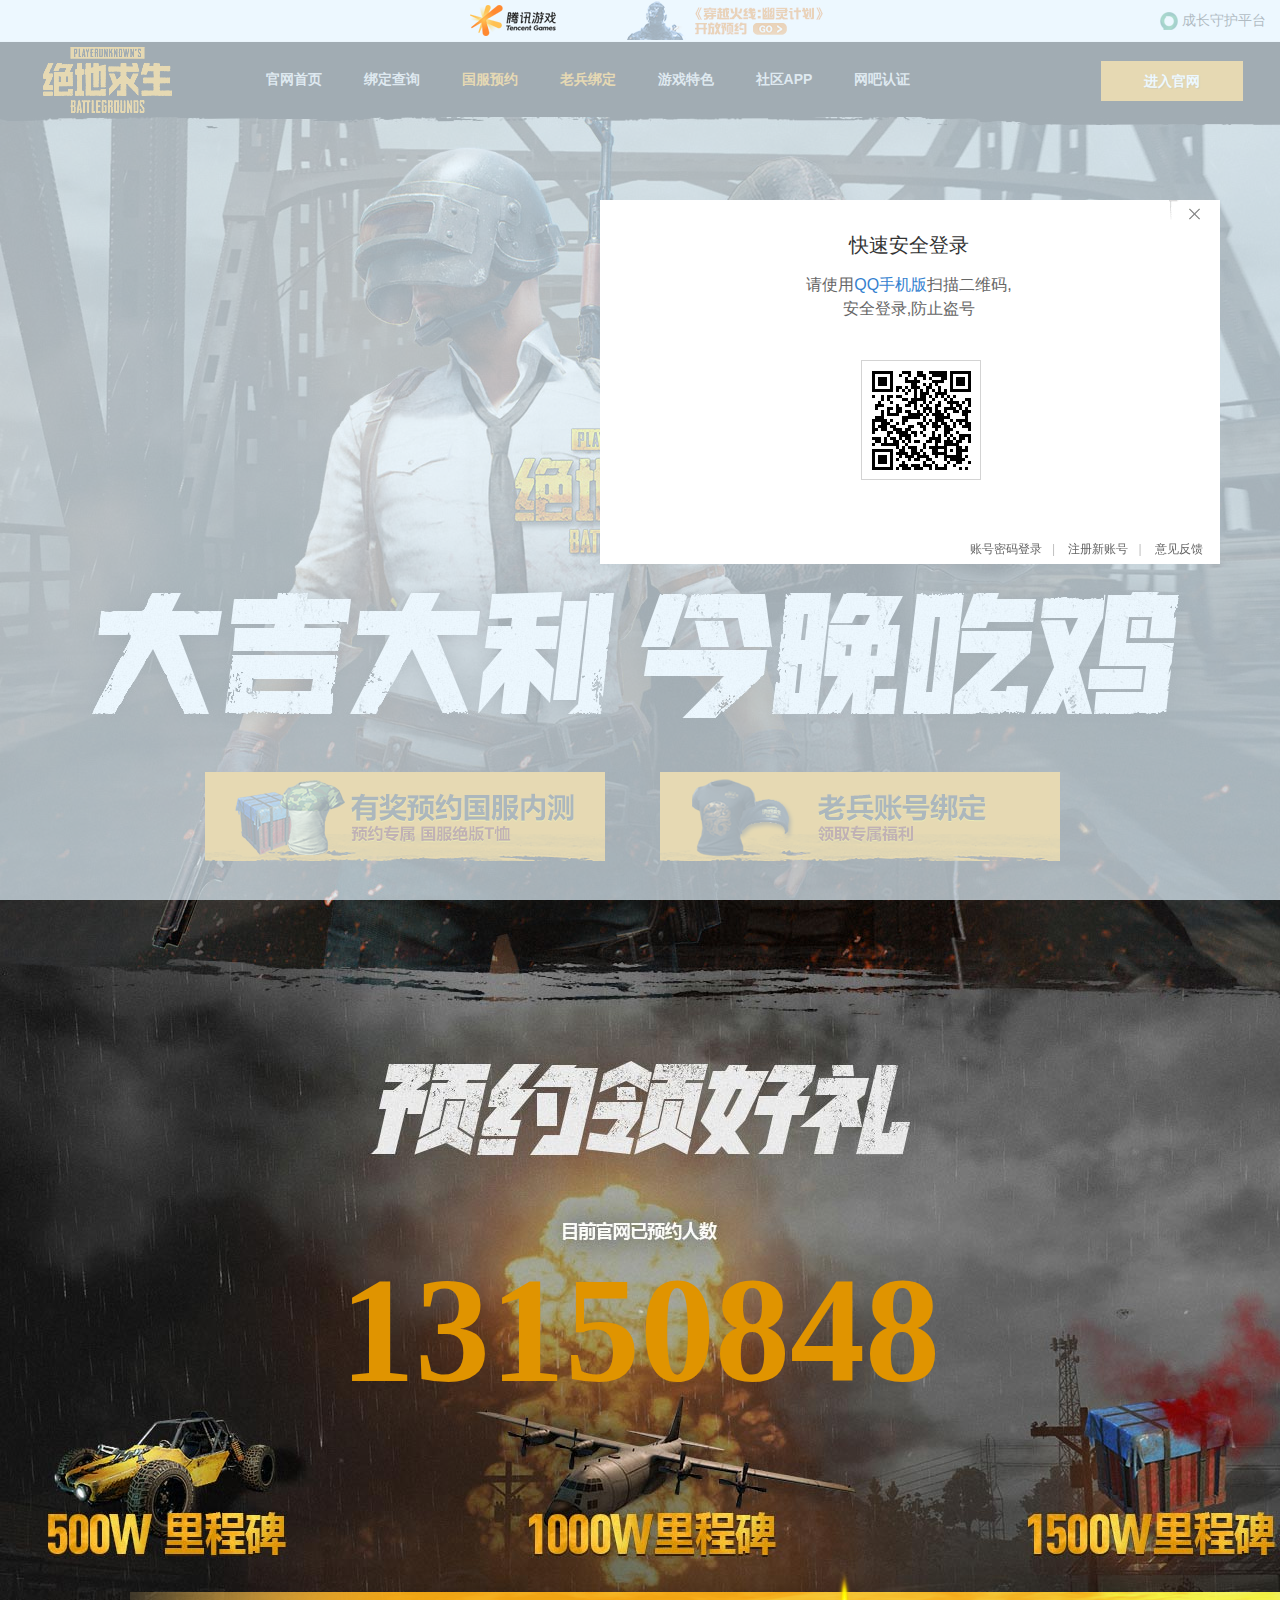
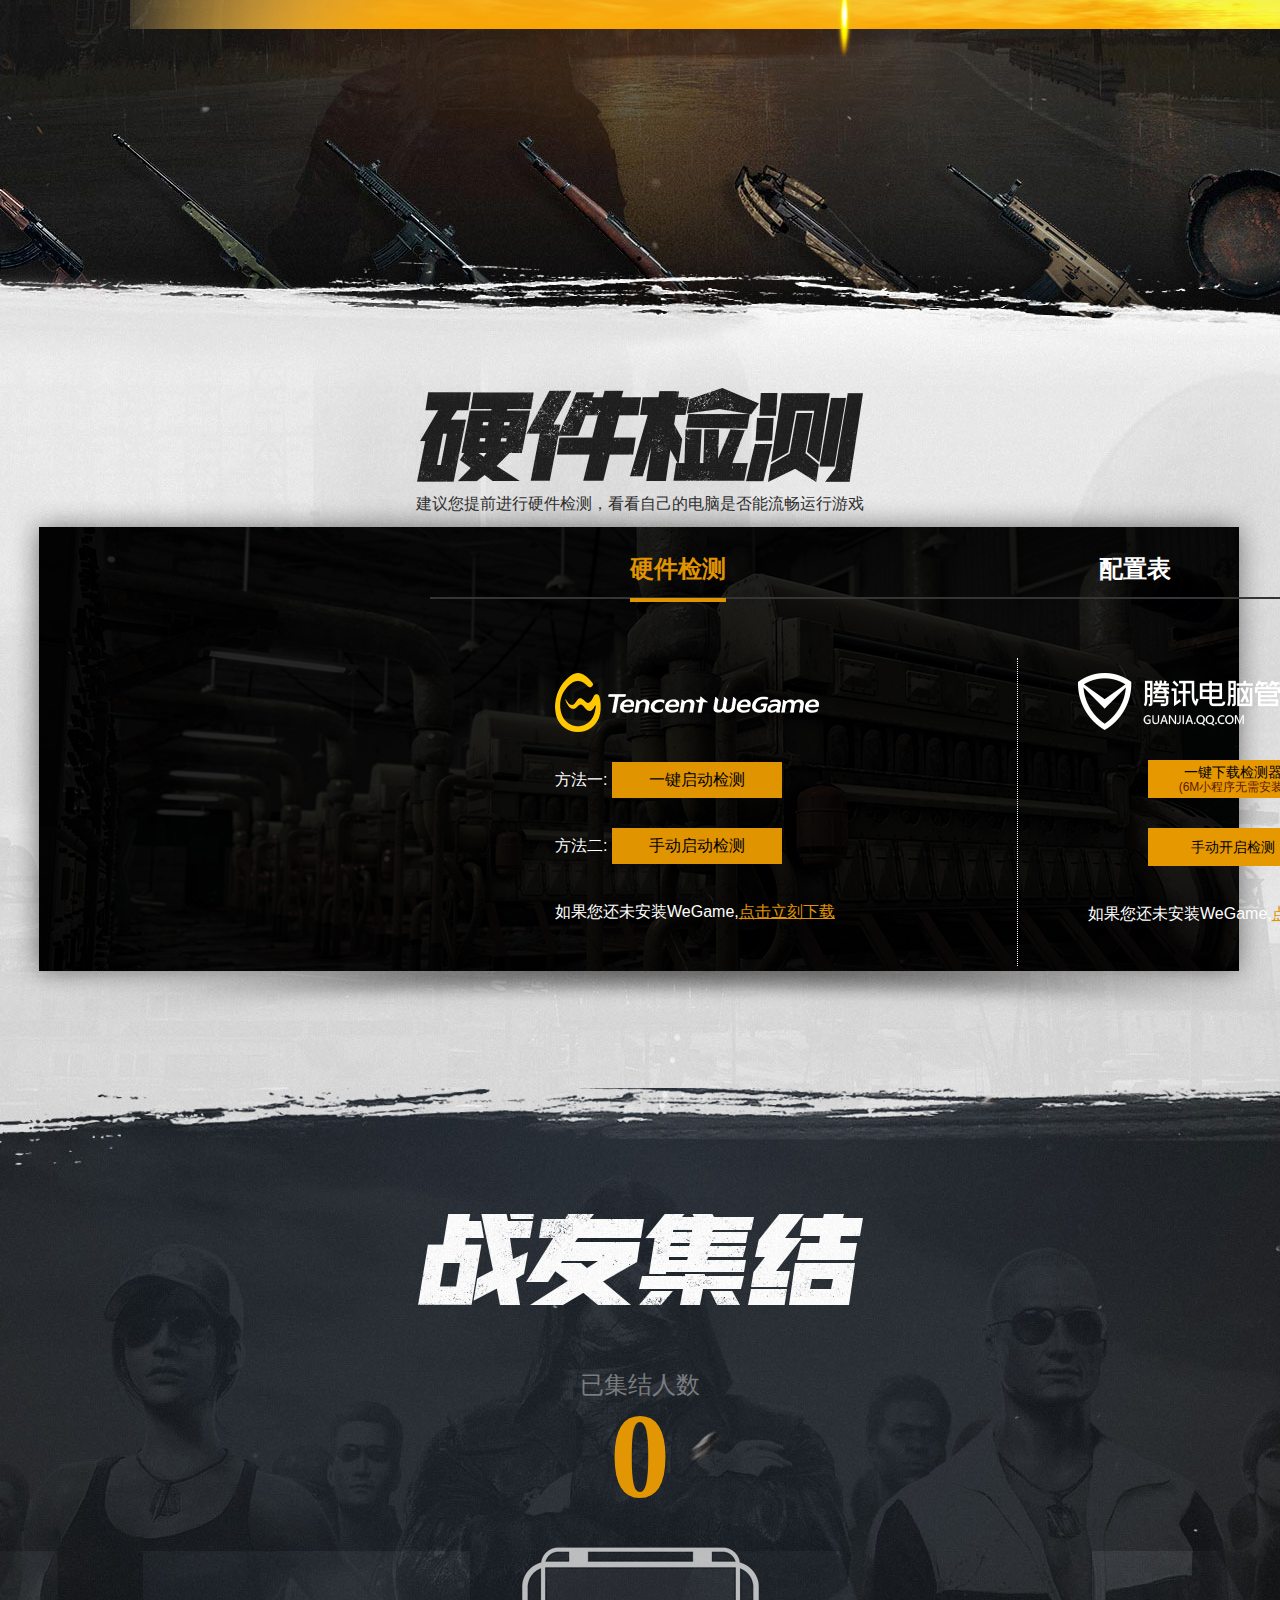
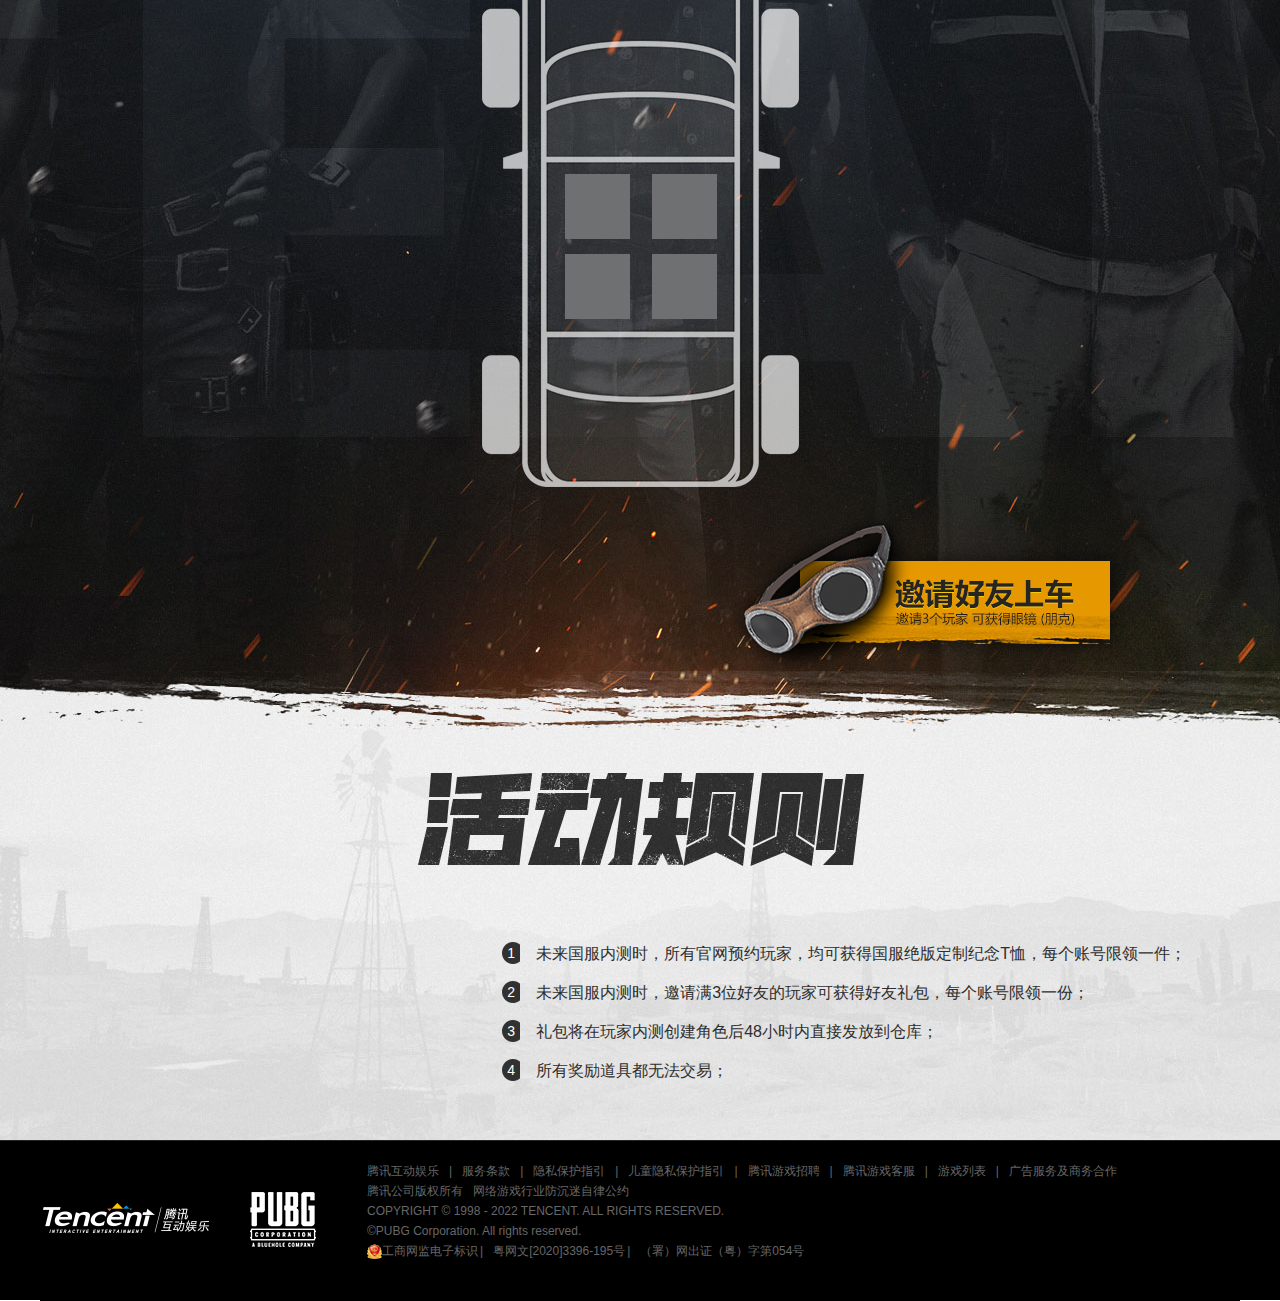
<file: 郭彤彤/yuyue.html>
<!DOCTYPE html>
<html lang="en">

<head>
    <meta charset="UTF-8">
    <meta http-equiv="X-UA-Compatible" content="IE=edge">
    <meta name="viewport" content="width=device-width, initial-scale=1.0">
    <title>预约报名-绝地求生官方网站-腾讯游戏</title>
    <link rel="stylesheet" href="css/base.css">
    <link rel="stylesheet" href="css/yuyue.css">
    <link rel="shortcut icon" href="favicon.ico">
    <link rel="stylesheet" href="l-css/l-commen.css">
    <script src="l-js/l-commen.js"></script>
    <script src="l-js/s-jquery.min.js"></script>

</head>

<body>
    <!-- 头部区域start -->
    
    <section class="shortcut">
        <div class="toubu-w">
            <ul class="shortcut_w">
                <li class="tx_games">
                    <a href="#" target="_blank" class="tx_game" title="腾讯游戏logo">腾讯游戏logo</a>
                </li>
                <li class="activity">
                    <img src="./l-uploads/1c3aa1514f220e655c62b24dcd91921e.jpg" alt="">
                </li>
                <li class="shortcut_info">
                    <h3 class="czsh">
                        <a href="#">成长守护平台</a>
                    </h3>
                    <h3 class="hotlist">
                        <a href="#" class="hotlist_open">腾讯游戏排行榜</a>
                    </h3>
                </li>
            </ul>
            <div class="big_activity">
                <a href="#" target="_blank">
                    <img src="./l-uploads/b7b13d336a11e200670d40976997e350.jpg" class="big_activity_co" alt="">
                </a>
            </div>
            <div class="ost-rank">
                <!-- new game -->
                <div class="ost-rank-col">
                    <h2 class="rank-title"><a rel="noopener" href="#" target="_blank" class="rank-more">新品端游排行榜</a>
                    </h2>
                    <ul class="rank-list" id="rankList_1">
                        <li class="rank-item ">
                            <p class="game-name">穿越火线</p>
                            <img src="./l-uploads/20201228154024-344816.jpg" alt="" class="rank-img1 rank-img">
                            <div class="rank-btn-bar">
                                <a href="#" rel="noopener" target="_blank" class="rank-btn">进入官网</a> <a href="#" rel="noopener"
                                    target="_blank" class="rank-btn">下载游戏</a>
                            </div>
                            <span class=" rank-order rank-order1">1</span>
                        </li>
                        <li class="rank-item ">
                            <p class="game-name1">英雄联盟LOL</p> <img src="./l-uploads/20210104171412-491756.jpg" alt=""
                                class="rank-img">
                            <div class="rank-btn-bar">
                                <a href="#" rel="noopener" target="_blank" class="rank-btn">进入官网</a> <a href="#" rel="noopener"
                                    target="_blank" class="rank-btn">下载游戏</a>
                            </div>
                            <span class=" rank-order rank-order1">2</span>
                        </li>
                        <li class="rank-item rank-active">
                            <p class="game-name">地下城与勇士</p> <img src="./l-uploads/20201228153940-638628.jpg" alt=""
                                class="rank-img">
                            <div class="rank-btn-bar">
                                <a href="#" rel="noopener" target="_blank" class="rank-btn">进入官网</a> <a href="#" rel="noopener"
                                    target="_blank" class="rank-btn">下载游戏</a>
                            </div>
                            <span class=" rank-order rank-order1">3</span>
                        </li>
                        <li class="rank-item ">
                            <p class="game-name">FIFA Online 4</p> <img src="./l-uploads/20201229112103-127467.jpg" alt=""
                                class="rank-img">
                            <div class="rank-btn-bar">
                                <a href="#" rel="noopener" target="_blank" class="rank-btn">进入官网</a> <a href="#" rel="noopener"
                                    target="_blank" class="rank-btn">下载游戏</a>
                            </div>
                            <span class="rank-order">4</span>
                        </li>
                        <li class="rank-item ">
                            <p class="game-name">NBA2K Online2</p> <img src="./l-uploads/20201228165353-132810.jpg" alt=""
                                class="rank-img">
                            <div class="rank-btn-bar">
                                <a href="#" rel="noopener" target="_blank" class="rank-btn">进入官网</a> <a href="#" rel="noopener"
                                    target="_blank" class="rank-btn">下载游戏</a>
                            </div>
                            <span class="rank-order">5</span>
                        </li>
                    </ul>
                </div>
        
                <!-- hot game -->
                <div class="ost-rank-col">
                    <h2 class="rank-title">
                        <a rel="noopener" href="#" target="_blank" class="rank-more">热门端游排行榜</a>
                    </h2>
                    <ul class="rank-list" id="rankList_2">
                        <li class="rank-item1 ">
                            <p class="game-name">穿越火线</p>
                            <img src="./l-uploads/20201228154024-344816.jpg" alt="" class="rank-img rank-img1">
                            <div class="rank-btn-bar">
                                <a href="#" rel="noopener" target="_blank" class="rank-btn">进入官网</a>
                                <a href="#" rel="noopener" target="_blank" class="rank-btn">下载游戏</a>
                            </div>
                            <span class="rank-order1 rank-order">1</span>
                        </li>
                        <li class="rank-item1 ">
                            <p class="game-name1">英雄联盟</p>
                            <img src="./l-uploads/20210104171412-491756.jpg" alt="" class="rank-img">
                            <div class="rank-btn-bar">
                                <a href="#" rel="noopener" target="_blank" class="rank-btn">进入官网</a>
                                <a href="#" rel="noopener" target="_blank" class="rank-btn">下载游戏</a>
                            </div>
                            <span class="rank-order1 rank-order">2</span>
                        </li>
                        <li class="rank-item1 ">
                            <p class="game-name">地下城与勇士</p>
                            <img src="./l-uploads/20201228153940-638628.jpg" alt="" class="rank-img">
                            <div class="rank-btn-bar">
                                <a href="#" rel="noopener" target="_blank" class="rank-btn">进入官网</a>
                                <a href="#" rel="noopener" target="_blank" class="rank-btn">下载游戏</a>
                            </div>
                            <span class="rank-order1 rank-order">3</span>
                        </li>
                        <li class="rank-item1 ">
                            <p class="game-name">FIFA Online4</p>
                            <img src="./l-uploads/20201229112103-127467.jpg" alt="" class="rank-img">
                            <div class="rank-btn-bar">
                                <a href="#" rel="noopener" target="_blank" class="rank-btn">进入官网</a>
                                <a href="#" rel="noopener" target="_blank" class="rank-btn">下载游戏</a>
                            </div>
                            <span class="rank-order">4</span>
                        </li>
                        <li class="rank-item1 rank-active">
                            <p class="game-name">NBA2K Online 2</p>
                            <img src="./l-uploads/20201228165353-132810.jpg" alt="" class="rank-img">
                            <div class="rank-btn-bar">
                                <a href="#" rel="noopener" target="_blank" class="rank-btn">进入官网</a>
                                <a href="#" rel="noopener" target="_blank" class="rank-btn">下载游戏</a>
                            </div>
                            <span class="rank-order">5</span>
                        </li>
                    </ul>
                </div>
                <!-- mobile game -->
                <div class="ost-rank-col" id="rankList_5">
                    <h2 class="rank-title"><a rel="noopener" href="#" target="_blank" class="rank-more">新品手游排行榜</a>
                    </h2>
                    <ul class="rank-list" id="rankList_3">
                        <li class="rank-item2 rank-active">
                            <p class="game-name">妄想山海</p>
                            <img src="l-uploads/last1.jpg" alt="" class="rank-img  rank-img1">
                            <div class="rank-btn-bar">
                                <a href="#" rel="noopener" target="_blank" class="rank-btn">进入官网</a>
                                <div class="rank-btn">
                                    <span class="download-text">下载游戏</span>
                                    <a href="#" rel="noopener" target="_blank" class="download-btn download-ios"></a>
                                    <a href="#" rel="noopener" target="_blank" class="download-btn download-android"></a>
                                </div>
                            </div>
                            <span class="rank-order1 rank-order">1</span>
                        </li>
                        <li class="rank-item2 ">
                            <p class="game-name game-name1">和平精英</p>
                            <img src="l-uploads/last2.jpg" alt="" class="rank-img">
                            <div class="rank-btn-bar">
                                <a href="#" rel="noopener" target="_blank" class="rank-btn">进入官网</a>
                                <div class="rank-btn">
                                    <span class="download-text">下载游戏</span>
                                    <a href="#" rel="noopener" target="_blank" class="download-btn download-ios"></a>
                                    <a href="#" rel="noopener" target="_blank" class="download-btn download-android"></a>
                                </div>
                            </div>
                            <span class="rank-order1 rank-order">2</span>
                        </li>
                        <li class="rank-item2 ">
                            <p class="game-name">穿越火线：枪战王者</p>
                            <img src="l-uploads/last3.jpg" alt="" class="rank-img">
                            <div class="rank-btn-bar">
                                <a href="#" rel="noopener" target="_blank" class="rank-btn">进入官网</a>
                                <div class="rank-btn">
                                    <span class="download-text">下载游戏</span>
                                    <a href="#" rel="noopener" target="_blank" class="download-btn download-ios"></a>
                                    <a href="#" rel="noopener" target="_blank" class="download-btn download-android"></a>
                                </div>
                            </div>
                            <span class="rank-order1 rank-order">3</span>
                        </li>
                        <li class="rank-item2 ">
                            <p class="game-name">火影忍者</p>
                            <img src="l-uploads/last4.jpg" alt="" class="rank-img">
                            <div class="rank-btn-bar">
                                <a href="#" rel="noopener" target="_blank" class="rank-btn">进入官网</a>
                                <div class="rank-btn">
                                    <span class="download-text">下载游戏</span>
                                    <a href="#" rel="noopener" target="_blank" class="download-btn download-ios"></a>
                                    <a href="#" rel="noopener" target="_blank" class="download-btn download-android"></a>
                                </div>
                            </div>
                            <span class="rank-order">4</span>
                        </li>
        
        
        
                        <li class="rank-item2 ">
                            <!-- <h2 class="rank-title rank-sub-title"><a rel="noopener" href="#" target="_blank"
                                        class="rank-more">热门手游排行榜</a>
                                </h2> -->
                            <p class="game-name">王者荣耀</p>
                            <img src="l-uploads/1last1.jpg" alt="" class="rank-img">
                            <div class="rank-btn-bar">
                                <a href="#" rel="noopener" target="_blank" class="rank-btn">进入官网</a>
                                <div class="rank-btn">
                                    <span class="download-text">下载游戏</span>
                                    <a href="#" rel="noopener" target="_blank" class="download-btn download-ios"></a>
                                    <a href="#" rel="noopener" target="_blank" class="download-btn download-android"></a>
                                </div>
                            </div>
                            <span class="rank-order">5</span>
                        </li>
                        <li class="rank-item2 ">
                            <p class="game-name">和平精英</p>
                            <img src="l-uploads/1last2.jpg" alt="" class="rank-img">
                            <div class="rank-btn-bar">
                                <a href="#" rel="noopener" target="_blank" class="rank-btn">进入官网</a>
                                <div class="rank-btn">
                                    <span class="download-text">下载游戏</span>
                                    <a href="#" rel="noopener" target="_blank" class="download-btn download-ios"></a>
                                    <a href="#" rel="noopener" target="_blank" class="download-btn download-android"></a>
                                </div>
                            </div>
                            <span class="rank-order">6</span>
                        </li>
                        <li class="rank-item2 ">
                            <p class="game-name">妄想山海</p>
                            <img src="l-uploads/1last3.jpg" alt="" class="rank-img">
                            <div class="rank-btn-bar">
                                <a href="#" rel="noopener" target="_blank" class="rank-btn">进入官网</a>
                                <div class="rank-btn">
                                    <span class="download-text">下载游戏</span>
                                    <a href="#" rel="noopener" target="_blank" class="download-btn download-ios"></a>
                                    <a href="#" rel="noopener" target="_blank" class="download-btn download-android"></a>
                                </div>
                            </div>
                            <span class="rank-order">7</span>
                        </li>
                        <li class="rank-item2 ">
                            <p class="game-name">穿越火线：枪战王者</p>
                            <img src="l-uploads/1last4.jpg" alt="" class="rank-img">
                            <div class="rank-btn-bar">
                                <a href="#" rel="noopener" target="_blank" class="rank-btn">进入官网</a>
                                <div class="rank-btn">
                                    <span class="download-text">下载游戏</span>
                                    <a href="#" rel="noopener" target="_blank" class="download-btn download-ios"></a>
                                    <a href="#" rel="noopener" target="_blank" class="download-btn download-android"></a>
                                </div>
                            </div>
                            <span class="rank-order">8</span>
                        </li>
                        <li class="rank-item2 ">
                            <p class="game-name">火影忍者</p>
                            <img src="l-uploads/1last5.jpg" alt="" class="rank-img">
                            <div class="rank-btn-bar">
                                <a href="#" rel="noopener" target="_blank" class="rank-btn">进入官网</a>
                                <div class="rank-btn">
                                    <span class="download-text">下载游戏</span>
                                    <a href="#" rel="noopener" target="_blank" class="download-btn download-ios"></a>
                                    <a href="#" rel="noopener" target="_blank" class="download-btn download-android">
                                    </a>
                                </div>
                            </div>
                            <span class="rank-order">9</span>
                        </li>
                    </ul>
                </div>
            </div>
        </div>
    </section>
    <!-- 头部区域end -->
<!-- 导航栏区域start -->
<nav class="top_nav">
    <div class="top_nav_w">
        <a href="./infor.html" target="_blank" class="top_logo" title="绝地求生官方网站">绝地求生官方网站</a>
        <ul class="top_nav_middle">
            <li>
                <a href="../index.html">官网首页</a>
            </li>
            <li>
                <a href="../徐阳/search.html">绑定查询</a>
            </li>
            <li>
                <a href="./yuyue.html" target="_blank" class="pannel_active">国服预约</a>
            </li>
            <li>
                <a href="../张锐龙/veteran.html" target="_blank" class="pannel_active">老兵绑定</a>
            </li>
            <li>
                <a href="../index.html">游戏特色</a>
            </li>
            <li>
                <a href="../张锐龙/job.html" target="_blank">社区APP</a>
            </li>
            <li>
                <a href="https://client.wb.qq.com/ext/act_pubg/show_act_introduction" target="_blank">网吧认证</a>          <!-- 外部链接 -->
            </li>
        </ul>

        <a href="./infor.html" class="website_enter" title="进入官网">进入官网</a>
    </div>
</nav>
<!-- 导航栏区域end -->

   <div class="g_login_bg"></div>
<!-- 弹出框 -->
    <div class="g_tanchu">
    <div class="g_hheader">
        <a href="javascript:" class="close"></a>
       
            <div class="title">快速安全登录</div>
        <div class="qlogin_tips">请使用<a href="#">QQ手机版</a>扫描二维码,<br> 安全登录,防止盗号 </div>
        <div class="qr_area"></div>
        <div class="bottom_hide">
            <a href="#">账号密码登录</a><span>|</span>
            <a href="#">注册新账号</a><span>|</span>
            <a href="#">意见反馈</a>
        </div>
    </div>
    </div>

<!-- 弹出框 -->
    <!-- 模块1 -->
    <div class="g_headr1">
        <div class="w1200  w">
            <a href="#" class="yuyue1"></a>
            <a href="../张锐龙/veteran.html" target="_blank" class="yuyue2"></a>
        </div>
    </div>
    <!-- 模块1 -->
    <!-- 模块2 -->
    <div class="g_headr2 ">
        <div class="g_haoli">13150848</div>
        <div class="jindu"></div>
        <div class="jindua2"></div>
    </div>
    <!-- 模块2 -->
    <!-- 模块3 -->
    <div class="g_headr3">
        <div class="bg4new_t2_text">建议您提前进行硬件检测，看看自己的电脑是否能流畅运行游戏</div>

        <div class="tab_list">
            <a href="javasricpt:" class="current" id="zzz">硬件检测</a>
            <a href="javasricpt:" id="xxx">配置表</a>
        </div>
        <div class="tab_con">
            <div class="item" id="qqq"">
                <div class="zuo">
                    <img src="images/yy11.png" alt="">
                    <p>方法一:
                        <a href="#">一键启动检测</a>
                    </p>
                    <p>方法二:
                        <a href="#">手动启动检测</a>
                    </p>
                    <p>如果您还未安装WeGame,<a href="#" class="del">点击立刻下载</a></p>
                </div>
                <div class="you">
                    <img src="images/yy12.png" alt="">
                    <a href="javasricpt:" class="cc_methods">
                        <span class="qw">一键下载检测器</span>
                        <span class="we">(6M小程序无需安装)</span>
                    </a>
                    <a href="javasricpt:" class="cc_methods">
                        手动开启检测
                    </a>
                    <p>如果您还未安装WeGame,<a href="#" class="del">点击立刻下载</a></p>
                </div>
            </div>
            <div class="item" style="display: none" ;>
                <div class="config2_1">
                    <div class="config2a_txt1">最低配置</div>
                    <div class="config2_txt1">（最低能运行的配置，可能会卡顿</br>
                        建议设置较低画质）</div>
                    <p class="diyi"><b>系统:</b>Windows7/Windows10 64位</p>
                    <p><b>内存:</b>6GB</p>
                    <p><b>CPU:</b>Intel i3-4340/AMD FX-6300</p>
                    <p><b>显卡:</b>GTX 660 HD 7850</p>
                    <p><b>硬盘:</b>7200转机械硬盘</p>
                </div>
                <div class="config2_1">
                    <div class="config2a_txt1">普通配置</div>
                    <div class="config2_txt1">（建议设置中等画质，</br>
                        体验流畅画面））</div>
                    <p class="diyi"><b>系统:</b>Windows7/Windows10 64位</p>
                    <p><b>内存:</b>8GB</p>
                    <p><b>CPU:</b>Intel i5-6400/AMD R3-1300X</p>
                    <p><b>显卡:</b>GTX 1050 / GTX 960 / GTX 1050TI / RX 570</p>
                    <p><b>硬盘:</b>7200转机械硬盘</p>
                </div>
                <div class="config2_3">
                    <div class="config2_1">
                        <div class="config2a_txt1">推荐配置</div>
                        <div class="config2_txt1">（建议设置较高画质，</br>
                            感受身临其境）</div>
                        <p class="diyi"><b>系统:</b>Windows7/Windows10 64位</p>
                        <p><b>内存:</b>16GB</p>
                        <p><b>CPU:</b>Intel i5-7600K/AMD R5-1500X</p>
                        <p><b>显卡:</b>GTX 1060 <i class="jian">（荐）</i>/ GTX 970 / RX 580</p>
                        <p><b>硬盘:</b>7200转机械硬盘</p>
                    </div>
                </div>
                <div class="config2_4">
                    <div class="config2_1">
                        <div class="config2a_txt1">顶级配置</div>
                        <div class="config2_txt1">（建议设置超高画质，</br>
                            感受身临其境）</div>
                        <p class="diyi"><b>系统:</b>Windows7/Windows10 64位</p>
                        <p><b>内存:</b>16GB及以上</p>
                        <p><b>CPU:</b>Intel i7-7700K/AMD R7-1800X</p>
                        <p><b>显卡:</b>GTX 1070 / GTX1070TI / GTX 1080 / GTX 1080TI / RX Vega64/ RX Vega56</p>
                        <p><b>硬盘:</b>SSD（固态硬盘）</p>
                    </div>
                </div>
            </div>
        </div>
    </div>
    <!-- 模块3 -->
    <!-- 模块4 -->
    <div class="g_headr4">
        <div class="bg5new_t3">
            已集结人数
            <span>0</span>
        </div>
        <div class="car_new">
            <ul>
                <li></li>
                <li></li>
                <li></li>
                <li></li>
            </ul>
        </div>
        <a href="#" class="yqhysc"></a>
    </div>
    <!-- 模块4 -->
    <!-- 模块5 -->
    <div class="g_bg6new">
        <ul>
            <li>
                <div class="gz_k">1</div>
                <div class="gz_txt">未来国服内测时，所有官网预约玩家，均可获得国服绝版定制纪念T恤，每个账号限领一件；</div>
            </li>
            <li>
                <div class="gz_k">2</div>
                <div class="gz_txt">未来国服内测时，邀请满3位好友的玩家可获得好友礼包，每个账号限领一份；</div>
            </li>
            <li>
                <div class="gz_k">3</div>
                <div class="gz_txt">礼包将在玩家内测创建角色后48小时内直接发放到仓库；</div>
            </li>
            <li>
                <div class="gz_k">4</div>
                <div class="gz_txt">所有奖励道具都无法交易；</div>
            </li>
          
        </ul>
    </div>
    <!-- 模块5 -->
<!-- 模块6 -->
    <footer class="footer">
        <div class="footer_dark">
            <div class="footter_cpright">
                <div class="foot_lefts">
                    <a target="_blank" rel="noopener" href="#" title="腾讯互动娱乐" class="foot_ieg_logo">腾讯互动娱乐</a>
                    <span class="gfooter_selflogo"></span>
                </div>
                <ul class="foot_links">
                    <li class="link_map">
                        <a target="_blank" rel="noopener" href="#">腾讯互动娱乐</a>
                        <span class="f_line">|</span>
                        <a target="_blank" rel="noopener" href="#">服务条款</a>
                        <span class="f_line">|</span>
                        <a target="_blank" rel="noopener" href="#">隐私保护指引</a>
                        <span class="f_line">|</span>
                        <a target="_blank" rel="noopener" href="#">儿童隐私保护指引</a>
                        <span class="f_line">|</span>
                        <a target="_blank" rel="noopener" href="#">腾讯游戏招聘</a>
                        <span class="f_line">|</span>
                        <a target="_blank" rel="noopener" href="#">腾讯游戏客服</a>
                        <span class="f_line">|</span>
                        <a target="_blank" rel="noopener" href="#">游戏列表</a>
                        <span class="f_line">|</span>
                        <a target="_blank" rel="noopener" href="#">广告服务及商务合作</a>
    
                    </li>
                    <li class="copyright_zh">
                        <a target="_blank" rel="noopener" href="#">腾讯公司版权所有</a>
                        <a target="_blank" rel="noopener" href="#">网络游戏行业防沉迷自律公约</a>
                    </li>
                    <li class="copyright_en">
                        <p class="copyright_txt">COPYRIGHT © 1998 - 2022 TENCENT. ALL RIGHTS RESERVED.</p>
                        <p class="foot_copy copyright_txt">©PUBG Corporation. All rights reserved.</p>
                    </li>
                    <li class="copyright_public">
                        <a target="_blank" rel="noopener" href="#" title="深圳市市场监督管理局企业主体身份公示"><img src="./l-images/gswj.png"
                                width="15" height="15" alt="深圳市市场监督管理局企业主体身份公示">工商网监电子标识 </a>
                        <span class="f_line">|</span>
                        <a target="_blank" rel="noopener" href="#">粤网文[2020]3396-195号</a>
                        <span class="f_line">|</span>
                        <a target="_blank" rel="noopener" href="#">（署）网出证（粤）字第054号</a>
                    </li>
                </ul>
            </div>
        </div>
    </footer>
<!-- 模块6 -->

<!-- 右下角按钮 -->
<div class="g_popGuanjian">
    <a href="#" class="goTop"></a>
</div>
<!-- 右下角按钮 -->

    <script src="js/jquery.min.js"></script>
    <script src="./js/yuyue.js"></script>
</body>

</html>
</file>
<file: lihe/l-css/base.css>
/* 把我们所有标签的内外边距清零 */
* {
    margin: 0;
    padding: 0;
    box-sizing: border-box;
}
/* em 和 i 斜体的文字不倾斜 */
em,
i {
    font-style: normal
}
/* 去掉li 的小圆点 */
li {
    list-style: none
}

img {
    /* border 0 照顾低版本浏览器 如果 图片外面包含了链接会有边框的问题 */
    border: 0;
    /* 取消图片底侧有空白缝隙的问题 */
    vertical-align: middle
}

button {
    /* 当我们鼠标经过button 按钮的时候，鼠标变成小手 */
    cursor: pointer
}

/* a:hover {
    color: #c81623
} */

button,
input {
    /* "\5B8B\4F53" 就是宋体的意思 这样浏览器兼容性比较好 */
    font-family: Microsoft YaHei, HeiTi SC, tahoma, arial, Hiragino Sans GB, "\5B8B\4F53", sans-serif
}

body {
    /* CSS3 抗锯齿形 让文字显示的更加清晰 */
    -webkit-font-smoothing: antialiased;
    background-color: #fff;
    font: 12px/1.5 Microsoft YaHei, HeiTi SC, tahoma, arial, Hiragino Sans GB, "\5B8B\4F53", sans-serif;
    color: #666;
}

/* 清除浮动 */
.clearfix:after {
    visibility: hidden;
    clear: both;
    display: block;
    content: ".";
    height: 0
}

.clearfix {
    *zoom: 1
}

/* 去除search的删除按钮 */
input::-webkit-search-decoration,
input::-webkit-search-cancel-button {
    display: none;
}

/* 去除number的增减按钮 */
input::-webkit-outer-spin-button,
input::-webkit-inner-spin-button {
    -webkit-appearance: none;
    appearance: none;
    margin: 0;
}
</file>
<file: lihe/l-css/l-commen.css>
a {
    text-decoration: none;
    display: block;
    color: #333;
}

/* 头部区域start */
.shortcut {
    /* display: flex; */
    /* justify-content: center; */
    /* position: relative; */
    width: 100%;
    height: 42px;
    border-bottom: 1px solid #f5f5f5;
    color: #333;
}
.shortcut_w {
    display: flex;
    position: relative;
    width: 990px;
    height: 41px;
    background-color: #fff;
    margin: 0px auto;
}
.tx_games {
    position: relative;
    width: 150px;
    height: 41px;
    background: url(../l-images/logo1.png) no-repeat;  
    z-index: 9999;
}
.l-plic {
    width: 200px;
    height: 90px;
    display: block;
}
.tx_games .tx_game{
    /* position: relative; */
    width: 150px;
    height: 41px;
    display: block;
    opacity: 0;
    z-index: 9999;
}
.tx_games .activity{
    width: 230px;
    height: 40px;
}
.shortcut_info {
    position: absolute;
    right: 30px;
    top: 0;
    display: flex;
}
.shortcut_info .czsh{
    position: relative;
    width: 118px;
    line-height: 41px;
    height: 41px;
    margin-right: 20px;
    padding-left: 30px;
    font-size: 14px;
    font-weight: 400;
    /* background-color: skyblue; */
}
.shortcut_info .czsh a::before{
    display: block;
    content: '';
    position: absolute;
    top: 6px;;
    left: 2px;
    width: 30px;
    height: 30px;
    background: url(../l-images/title_sprite.png) -30px 0px;
    color: #464646;
}
.shortcut_info .czsh a:hover{
    color: #ff4e00;
}

.shortcut_info .hotlist{
    position: relative;
    width: 127px;
    height: 41px;
    line-height: 41px;
    /* background-color: red; */
    padding-right: 25px;
    font-size: 14px;
    font-weight: 400;
}
.shortcut_info .hotlist a::after{
    display: block;
    content: '';
    position: absolute;
    top: 12px;;
    right: 0px;
    width: 30px;
    height: 30px;
    background: url(../l-images/title_sprite.png) -125px 0px;
    color: #464646;
    transform: rotate(90deg);
    opacity: .1;
}
.big_activity {
    display: flex;
    position: absolute;
    left: 160px;
    top: 0px;
    display: none;
    width: 970px;
    height: 185px;
    z-index: 99;  
}
.ost-rank {
    /* display: flex; */
    /* justify-content: space-between; */
    position: absolute;
    left: 37%;
    top: 40px;
    display: none;
   
    width: 707px;
    height: 580px;
    background-color: #fafafa;
    z-index: 9999;
}
.ost-rank-col {
    float: left;
    margin-left: 10px;
    width: 224px;
}
.rank-title {
    font-size: 14px;
    font-weight: 700;
    line-height: 40px;
    margin-bottom: 20px;
}

.rank-more {
    display: block;
    color: #333;
    position: relative;
}
.rank-list {
    display: block;
}
.rank-item {
    margin-bottom: 24px;
    width: 200px;
    height: 16px;
    padding-left: 18px;
    position: relative;
    /* overflow: hidden; */
}
.rank-item1 {
    margin-bottom: 24px;
    width: 200px;
    height: 16px;
    padding-left: 18px;
    position: relative;
    /* overflow: hidden; */
}
.rank-item2 {
    margin-bottom: 24px;
    width: 200px;
    height: 16px;
    padding-left: 18px;
    position: relative;
    /* overflow: hidden; */
}
.rank-item3 {
    margin-bottom: 24px;
    width: 200px;
    height: 16px;
    padding-left: 18px;
    position: relative;
    /* overflow: hidden; */
}
.game-name {
    font-size: 12px;
    line-height: 16px;
    /* padding-left: 22px; */
  
  
}
.game-name1 {
    /* font-size: 12px;
    line-height: 16px; */
    /* padding-left: 22px; */
    margin-top: 80px;
  
}
/* #rankList_2 {
    display: block;
} */


.rank-img {
    position: absolute;
    width: 200px;
    height: 90px;
    top: 0;
    left: 0;
    /* display: block; */
    display: none;
    border: none;
  
    
}
.rank-img2 {
    margin-top: -50px;
}
.rank-img1 {
    /* position: absolute; */
    width: 200px;
    height: 90px;
    /* top: 0;
    left: 0; */
    
    display: block;
    /* border: none; */
   
}

.rank-btn-bar {
    display: flex;
    justify-content: space-between;
    position: absolute;
    left: 0px;
    bottom: 0px;
    width: 100%;
    height: 28px;
    background: rgba(0,0,0,0.7);
    display: none;
}
.rank-btn {
    display: block;
    width: 50%;
    font-size: 14px;
    line-height: 28px;
    text-align: center;
    color: #fff;
}
.rank-order {
    /* background-color: #c62828; */
    background-color: #ccc;
    position: absolute;
    top: 0px;
    left: 0px;
    font-size: 12px;
    width: 16px;
    height: 16px;
    text-align: center;
    line-height: 16px;
    color: #fff;
}
.rank-order1 {
    /* background-color: #c62828; */
    background-color: #c62828;
    position: absolute;
    top: 0px;
    left: 0px;
    font-size: 12px;
    width: 16px;
    height: 16px;
    text-align: center;
    line-height: 16px;
    color: #fff;
}


/* 头部区域end */
/* 导航栏区域start */
.top_nav {
    display: flex;
    justify-content: center;
    width: 100%;
    height: 88px;
    position: fixed;
    overflow: hidden;
    background: url(../l-images/bg_top.png) no-repeat 50% 0;
}
.top_nav_w {
    position: relative;
    width: 1205px;
    margin: 0 auto;
}
.top_logo {
    position: absolute;
    top: 5px;
    left: 5px;
    width: 129px;
    height: 66px;
    display: block;
    text-indent: -999em;
    background: url(../l-images/logo.png) no-repeat 0 0;
}
.top_nav_middle {
    position: absolute;
    top: 0px;
    left: 140px;
    display: flex;
    justify-content: space-evenly;
    width: 775px;
    height: 48px;
    padding: 27px 0 0 46px;
}

.top_nav_middle li a {
    color: #ccc;
    font-size: 14px;
    font-weight: bold;
}
.top_nav_middle li a:hover {
    color: #e69800;
}
.website_enter {
    position: absolute;
    top: 19px;
    right: 0;
    display: block;
    width: 142px;
    height: 40px;
    font-size: 14px;
    font-weight: bold;
    text-align: center;
    line-height: 40px;
    color: #fff;
    background: #e69800;
    text-shadow: 1px 1px 1px #b27601;
}
/* 添加触发样式 */
.pannel_active {
    color: #e69800 !important;
}
/* 导航栏区域end */
.footer {
    display: flex;
    justify-content: center;
    width: 100%;
    height: 160px;
    background: #000;
    border-top: 1px solid #252525;
    margin-top: 300px;
}
.footer_dark {
    width: 1200px;
    height: 160px;
    margin: 0 auto;
    background: #000;
    color: #494949;
    text-align: left;
    min-width: 1050px;
}
.footter_cpright {
    position: relative;
    padding: 20px 0px 0px;
    height: 159px;
    color: #494949;
    text-align: left;
}
 .foot_lefts {
     display: flex;
    position: absolute;
    left: 0px;
    top: 20px;
    width: 276px;
    height: 86px;
    color: #494949;
}
 .foot_ieg_logo{
    width: 180px;
    height: 35px;
    color: #676767;
    margin: 40px 20px 0 0px;
    background: url(../l-images/foot-dark.png) no-repeat ;
    text-indent: -999em;
    overflow: hidden;
}
 .gfooter_selflogo{
     display: block;
     margin-top: 30px;
     margin-left: 10px;
    width: 66px;
    height: 56px;
    background: url(../l-images/nav_spr.png) no-repeat -627px -172px;
 }
 .foot_links {
     position: absolute;
    left: 277px;
     top: 20px;
     width: 828px;
     height: 100px;
     padding-left: 50px;

 }
 .link_map {
     display: flex;
    color: #676767;
    line-height: 20px;
 }
 .link_map a {
     padding-right: 10px;
     color: #676767;
     line-height: 20px;
 }
 .link_map a:hover {
    text-decoration: underline;
 }

 .copyright_zh {
    display: flex;
    color: #676767;
    line-height: 20px;
 }
 .copyright_en {
    color: #676767;
    line-height: 20px;
 }
 .copyright_zh a {
    color: #676767;
    line-height: 20px;
     padding-right: 10px;
 }

 .copyright_public {
    display: flex;
    color: #676767;
    line-height: 20px;
 }
 .copyright_public a {
     color: #676767;
    line-height: 20px;
    margin-right: 2px;
 }
.f_line {
    color: #676767;
    line-height: 20px;
    padding-right: 10px;
}
</file>
<file: 张锐龙/z-css/base.css>
/* 把我们所有标签的内外边距清零 */
* {
    margin: 0;
    padding: 0;
    box-sizing: border-box;
}
/* em 和 i 斜体的文字不倾斜 */
em,
i {
    font-style: normal
}
/* 去掉li 的小圆点 */
li {
    list-style: none
}

img {
    /* border 0 照顾低版本浏览器 如果 图片外面包含了链接会有边框的问题 */
    border: 0;
    /* 取消图片底侧有空白缝隙的问题 */
    vertical-align: middle
}

button {
    /* 当我们鼠标经过button 按钮的时候，鼠标变成小手 */
    cursor: pointer
}

/* a:hover {
    color: #c81623
} */

button,
input {
    /* "\5B8B\4F53" 就是宋体的意思 这样浏览器兼容性比较好 */
    font-family: Microsoft YaHei, HeiTi SC, tahoma, arial, Hiragino Sans GB, "\5B8B\4F53", sans-serif
}

body {
    /* CSS3 抗锯齿形 让文字显示的更加清晰 */
    -webkit-font-smoothing: antialiased;
    background-color: #fff;
    font: 12px/1.5 Microsoft YaHei, HeiTi SC, tahoma, arial, Hiragino Sans GB, "\5B8B\4F53", sans-serif;
    color: #666;
}

/* 清除浮动 */
.clearfix:after {
    visibility: hidden;
    clear: both;
    display: block;
    content: ".";
    height: 0
}

.clearfix {
    *zoom: 1
}

/* 去除search的删除按钮 */
input::-webkit-search-decoration,
input::-webkit-search-cancel-button {
    display: none;
}

/* 去除number的增减按钮 */
input::-webkit-outer-spin-button,
input::-webkit-inner-spin-button {
    -webkit-appearance: none;
    appearance: none;
    margin: 0;
}
</file>
<file: 张锐龙/z-css/job.css>
a {
  text-decoration: none;
}
.w {
  width: 1903px;
  margin: 0 auto;
}
.z-header {
  height: 70px;
  background-color: #2a2a2a;
}
.z-header .logo {
  position: relative;
  margin: 0 auto;
  width: 1300px;
}
.z-header .logo a {
  background: url(../z-images/logo1.png) no-repeat;
  width: 180px;
  height: 48px;
  position: absolute;
  top: 10px;
  left: 180px;
  cursor: pointer;
  color: transparent;
  user-select: none;
}
.load {
  overflow: hidden;
}
.load .w {
  position: relative;
  height: 990px;
  background: url(../z-upload/bg-bomb.jpg) no-repeat;
}
.load .w .action {
  animation: solider 0.6s 1 forwards;
}
.load .w .solider {
  position: absolute;
  left: 50%;
  top: 50%;
  margin-top: -547px;
  margin-left: -636px;
  transform-origin: center bottom;
  animation: solider 0.6s 1 forwards;
}
.load .w .t-logo {
  position: absolute;
  left: 50%;
  top: 50%;
  margin-top: -355px;
  margin-left: -75px;
  transform-origin: right center;
  animation: solider 0.6s 1 forwards;
}
.load .w .qr {
  position: absolute;
  left: 50%;
  top: 50%;
  margin-top: -97px;
  margin-left: -66px;
  width: 248px;
  height: 248px;
  transform-origin: right center;
  animation: qr 0.6s 1 forwards;
}
.load .w .android {
  margin-top: -90px;
  background: url(../z-images/bj-android.png) no-repeat;
  transform-origin: right center;
  animation: qr 0.6s 1 forwards;
}
.load .w .ios {
  margin-top: 35px;
  background: url(../z-images/bj-ios.png) no-repeat;
  transform-origin: right center;
  animation: qr 0.6s 1 forwards;
}
.load .w .download {
  position: absolute;
  left: 50%;
  top: 50%;
  margin-left: 195px;
  width: 318px;
  height: 112px;
  cursor: pointer;
}
@keyframes solider {
  0% {
    transform: scale(0.87);
  }
  100% {
    transform: scale(1);
  }
}
@keyframes qr {
  0% {
    transform: translateX(90px) scale(0.9);
  }
  90% {
    transform: translateX(3px) scale(1);
  }
  100% {
    transform: translateX(0px);
  }
}
.weal .w {
  position: relative;
  height: 885px;
  margin-top: -68px;
  background: url(../z-upload/bg-black.png) no-repeat;
}
.weal .w .s-weal {
  position: absolute;
  left: 50%;
  top: 0;
  margin-left: -505.5px;
}
.weal .w .app-pic {
  position: absolute;
  top: 50%;
  left: 50%;
  margin-top: -275px;
  margin-left: -542px;
  transform-origin: right center;
}
@keyframes weal {
  0% {
    transform: scale(0.9);
  }
  100% {
    transform: translateX(200px) scale(1);
  }
}
@keyframes app {
  0% {
    transform: scale(0.9);
  }
  100% {
    transform: translateX(-100px) scale(1);
  }
}
.assist {
  position: relative;
  height: 1165px;
  margin-top: -255px;
}
.assist .w {
  height: 1165px;
  background: url(../z-upload/bg-women.png) no-repeat;
  position: absolute;
  left: 50%;
  top: 0;
  margin-left: -960px;
}
.assist .w .game {
  position: absolute;
  left: 50%;
  margin-top: 262px;
  margin-left: -483px;
}
.assist .w .list {
  display: flex;
  width: 54.164667%;
  justify-content: space-between;
  flex-wrap: wrap;
  margin: 600px auto 0;
}
.assist .w li img {
  opacity: 0;
  transform-origin: center bottom;
}
.assist .w .bb {
  position: absolute;
  bottom: -75px;
  left: 160px;
}
@keyframes lis {
  100% {
    opacity: 1;
    transform: translateY(-160px);
  }
}
.z-footer {
  height: 150px;
  background-color: #131313;
}
.z-footer .w-footer {
  width: 1240px;
  margin: 0 auto;
  padding: 50px 0 0;
}
.z-footer .w-footer p {
  text-align: center;
  line-height: 24px;
  font-size: 12px;
  margin: 0;
}
.z-footer .w-footer p a {
  color: #6e6e6e;
}
.z-footer .w-footer p a i {
  padding: 0 4px;
}
.z-adv {
  position: fixed;
  right: 100px;
  top: 150px;
  width: 160px;
  height: 340px;
  display: block;
  background: url(../z-upload/jion.png) no-repeat;
  cursor: pointer;
}
.z-adv .a-jion {
  width: 140px;
  height: 45px;
  position: absolute;
  bottom: 62px;
  left: 50%;
  margin-left: -70px;
  color: transparent;
  user-select: none;
}
.z-adv .close {
  position: absolute;
  right: -6px;
  top: -6px;
  width: 20px;
  height: 20px;
  background: url(../z-images/close.png) no-repeat;
  display: block;
  cursor: pointer;
}
</file>
<file: 张锐龙/z-css/veteran.css>
.w {
  width: 1903px;
  margin: 0 auto;
}
.xiao_w {
  width: 1200px;
  margin: 0 auto;
  position: relative;
}
a {
  text-decoration: none;
}
body {
  background-color: #261f27;
}
.fixed {
  position: fixed !important;
  top: 0;
  left: 0;
}
.overplay {
  background-color: #e6f5ff;
  border-top: 1px solid #e6f5ff;
  position: absolute;
  height: 3636px;
  z-index: 9998;
  width: 100%;
  left: 0px;
  top: 0px;
  opacity: 0.7;
  display: block;
}
.video_box {
  display: none;
  visibility: visible;
  position: fixed;
  z-index: 9999;
  left: 50%;
  top: 50%;
  margin-top: -235px;
  margin-left: -410px;
  background-color: #000;
  border: 10px solid #c4ad75;
  height: 450px;
  width: 800px;
}
.video_box .video_div {
  width: 800px;
  height: 450px;
}
.video_box .video_div video {
  width: 780px;
  height: 430px;
  object-fit: fill;
}
.video_box .video_div .video_close {
  color: #c4ad75;
  display: block;
  font: bold 70px/60px simsun;
  height: 60px;
  position: absolute;
  right: -70px;
  top: -17px;
  width: 60px;
}
.atop {
  width: 61px;
  height: 61px;
  position: fixed !important;
  position: absolute;
  right: 30px;
  z-index: 10;
  bottom: 30px !important;
  bottom: auto;
  top: auto !important;
  top: 400px;
  color: transparent;
  user-select: none;
  background: url(../z-images/gotop.png) no-repeat;
}
.z-nav {
  position: relative;
}
.z-nav .nav-f {
  width: 100%;
  height: 100px;
  background-position: 50% 0;
  position: absolute;
  top: 0;
  z-index: 3;
  background: url(../z-images/nav_logo.png) no-repeat 50% 0;
}
.z-nav .nav-f .nav {
  position: relative;
  max-width: 1200px;
  margin: 0 auto;
}
.z-nav .nav-f .nav .logo {
  width: 142px;
  height: 69px;
  background-position: 0 -132px;
  display: block;
  color: transparent;
  user-select: none;
  margin-top: 4px;
  float: left;
}
.z-nav .nav-f .nav ul {
  float: left;
  padding: 18px 0 0 40px;
}
.z-nav .nav-f .nav ul li {
  position: relative;
  float: left;
  margin: 0 24px;
}
.z-nav .nav-f .nav ul li:hover a {
  color: #d98500;
}
.z-nav .nav-f .nav ul li i {
  display: block;
  width: 4px;
  height: 18px;
  background: #d98500;
  position: absolute;
  left: 0;
  top: 5px;
  font-size: 0;
  overflow: hidden;
}
.z-nav .nav-f .nav ul li a {
  color: #ccc;
  font-weight: 700;
  font-size: 14px;
}
.z-nav .nav-f .nav ul li a b {
  display: block;
  font-size: 18px;
  font-weight: 700;
  padding-left: 12px;
}
.z-nav .nav-f .nav ul li a span {
  padding-left: 12px;
}
.z-nav .nav-f .nav .denglu {
  position: absolute;
  top: 30px;
  color: #fff;
  text-align: right;
  right: 50%;
  margin-right: -350px;
}
.z-nav .nav-f .nav .denglu p {
  color: #fff;
}
.z-nav .nav-f .nav .denglu a {
  color: #fff;
}
.z-nav .nav-f .nav .enter {
  position: absolute;
  top: 19px;
  right: 0;
  display: block;
  width: 154px;
  height: 52px;
  font-size: 18px;
  text-align: center;
  line-height: 46px;
  color: #333;
  text-shadow: 1px 1px 1px #b27601;
  background: url(../z-upload/bangding.png) no-repeat;
}
.welcome .w {
  background: url(../z-upload/bg-top1.jpg) center top no-repeat;
  height: 710px;
  min-width: 1200px;
  margin-top: 76px;
  z-index: -1;
}
.container .w .check {
  height: 755px;
  min-width: 1200px;
  background: url(../z-upload/bg-top2.jpg) center top no-repeat;
}
.container .w .check .xiao_w {
  position: relative;
}
.container .w .check .xiao_w .text {
  position: absolute;
  top: 175px;
  left: 15px;
  font-size: 16px;
  color: #fff;
  width: 660px;
  line-height: 26px;
}
.container .w .check .xiao_w .text .qian {
  font-size: 21px;
  font-weight: 700;
  line-height: 21px;
  padding-bottom: 23px;
}
.container .w .check .xiao_w .text .duanluo {
  display: block;
  overflow: hidden;
  margin-bottom: 15px;
}
.container .w .check .xiao_w .text .duanluo .num1 {
  float: left;
}
.container .w .check .xiao_w .text .duanluo .p_1 {
  width: 487px;
  padding-left: 5px;
}
.container .w .check .xiao_w .text .duanluo .p_1 .kefu {
  display: block;
  width: 164px;
  height: 46px;
  margin-top: 15px;
  color: transparent;
  user-select: none;
  background: url(../z-images/kf.png) no-repeat;
}
.container .w .check .xiao_w .dvideo {
  position: absolute;
  top: 185px;
  left: 560px;
  width: 636px;
  height: 356px;
  border: 1px solid #797478;
}
.container .w .check .xiao_w .dvideo .avideo {
  position: absolute;
  top: 0;
  left: 0;
  display: block;
  width: 636px;
  height: 356px;
  background: url(../z-upload/video-auto.jpg) no-repeat;
}
.container .w .check .xiao_w .dvideo .avideo b {
  position: absolute;
  width: 221px;
  height: 52px;
  left: 50%;
  margin-left: -110px;
  top: 156px;
  background: url(../z-upload/bofang.png) no-repeat;
}
.container .w .bind {
  height: 833px;
  min-width: 1200px;
  background: url(../z-upload/bg-top3.jpg) center top no-repeat;
}
.container .w .bind .milestone {
  width: 1200px;
  margin: 0 auto;
  height: 280px;
  overflow: hidden;
  position: relative;
  top: -156px;
}
.container .w .bind .milestone h2 {
  font-size: 40px;
  font-weight: 700;
  color: #fff;
  text-align: center;
}
.container .w .bind .milestone .s-num {
  display: block;
  text-align: center;
  color: #d98500;
  font-size: 36px;
  font-weight: 700;
}
.container .w .bind .milestone .yellow-bg {
  width: 1100px;
  height: 29px;
  background-position: -29px 0;
  margin: 10px auto 0;
  background: url(../z-images/yellow.png) no-repeat -29px -46px;
}
.container .w .bind .milestone .oldsolider {
  position: absolute;
  width: 242px;
  height: 100px;
  top: 181px;
  left: 483px;
  color: transparent;
  user-select: none;
}
.container .w .bind .xiao_w {
  position: relative;
}
.container .w .bind .xiao_w .way {
  position: relative;
  top: -134px;
  height: 750px;
  background: url(../z-upload/way-bg.png) no-repeat;
}
.container .w .bind .xiao_w .way .way-top {
  position: relative;
  height: 90px;
  text-align: center;
  width: 1140px;
  margin: 0 auto;
}
.container .w .bind .xiao_w .way .way-top h3 {
  margin-top: 20px;
  height: 60px;
  line-height: 60px;
  font-weight: 700;
  font-size: 40px;
  color: #121212;
}
.container .w .bind .xiao_w .way .way-top .click-denglu {
  font-size: 20px;
  color: #d98500;
  text-align: center;
  width: 108px;
  height: 56px;
  line-height: 56px;
  position: absolute;
  top: 10px;
  right: 0px;
  text-decoration: underline;
  text-align: right;
}
.container .w .bind .xiao_w .way .way-qq {
  position: absolute;
  top: 115px;
  left: 77px;
  width: 481px;
  padding-top: 26px;
}
.container .w .bind .xiao_w .way .way-qq .qqtxt1 {
  font-size: 38px;
  line-height: 38px;
  padding-bottom: 16px;
  margin-bottom: 16px;
  color: #121212;
  font-weight: 700;
}
.container .w .bind .xiao_w .way .way-qq .qqtxt2 {
  font-size: 16px;
  color: #e72d1f;
  padding-bottom: 50px;
}
.container .w .bind .xiao_w .way .way-qq .qqtxt3 {
  float: left;
  color: #323232;
  font-size: 14px;
  background: #f1f1f1;
  padding: 10px;
  border-radius: 3px;
}
.container .w .bind .xiao_w .way .way-qq .qqtxt3 span {
  float: left;
  margin-right: 5px;
  margin-top: 2px;
}
.container .w .bind .xiao_w .way .way-steam {
  position: absolute;
  top: 115px;
  left: 594px;
  width: 459px;
  border-left: 1px dashed #000;
  padding: 26px 0 0 120px;
  height: 300px;
}
.container .w .bind .xiao_w .way .way-steam .steam1 {
  font-size: 38px;
  line-height: 38px;
  padding-bottom: 16px;
  margin-bottom: 16px;
  color: #121212;
  font-weight: 700;
}
.container .w .bind .xiao_w .way .way-steam .style-steam {
  font-size: 18px;
  color: #333333;
  padding-bottom: 14px;
  margin-bottom: 14px;
  overflow: hidden;
}
.container .w .bind .xiao_w .way .way-steam .start-bind {
  font-size: 20px;
  color: #ffffff;
  text-align: center;
  width: 158px;
  height: 60px;
  line-height: 44px;
  position: absolute;
  top: 20px;
  right: -120px;
  background: url(../z-upload/bangding.png) no-repeat;
}
.container .w .bind .xiao_w .way .way-steam .s1 {
  color: #000;
  display: block;
  float: left;
  width: 105px;
  text-align: left;
}
.container .w .bind .xiao_w .way .way-steam .s2 {
  color: #666;
  font-weight: normal;
  float: left;
}
.container .w .bind .xiao_w .changeway {
  width: 1200px;
  height: 500px;
  position: absolute;
  top: -20px;
  left: 0;
  z-index: 2;
  background: #fff;
}
.container .w .bind .xiao_w .changeway .state {
  position: absolute;
  top: -92px;
  right: 140px;
  font-size: 20px;
  color: #d98500;
  text-decoration: underline;
}
.container .w .bind .xiao_w .changeway .qiehuan1 .bangdingqi {
  position: absolute;
  top: 124px;
  left: 88px;
  width: 440px;
  height: 101px;
  color: transparent;
  user-select: none;
}
.container .w .bind .xiao_w .changeway .qiehuan1 .onevideo {
  left: 482px;
}
.container .w .bind .xiao_w .changeway .qiehuan1 .twovideo {
  left: 1092px;
}
.container .w .bind .xiao_w .changeway .qiehuan1 .video_link {
  display: block;
  position: absolute;
  top: 51px;
  font-size: 14px;
  color: #d98500;
  text-decoration: underline;
}
.container .w .bind .xiao_w .changeway .qiehuan1 .buzhou_link {
  height: 60px;
  line-height: 60px;
  top: 200px;
  left: 1039px;
}
.container .w .bind .xiao_w .changeway .qiehuan1 .buzhou_div {
  display: block;
  line-height: 60px;
  position: absolute;
  top: 250px;
  left: 676px;
  text-indent: -9999px;
  width: 461px;
  height: 210px;
}
.container .w .bind .xiao_w .changeway .qiehuan2 {
  display: none;
}
.container .w .bind .xiao_w .go {
  display: block;
  width: 480px;
  height: 110px;
  position: absolute;
  top: 350px;
  left: 368px;
  color: #fff;
  font-size: 36px;
  text-align: center;
  line-height: 94px;
  background: url(../z-upload/qianwang.png) no-repeat;
}
.container .w .question {
  height: 1063px;
  min-width: 1200px;
  background: url(../z-upload/bg-top4.jpg) center top no-repeat;
}
.container .w .question .xiao_w ul {
  clear: both;
  display: block;
  overflow: hidden;
  padding: 184px 0 0 88px;
}
.container .w .question .xiao_w ul li {
  clear: both;
  display: block;
  overflow: hidden;
  margin-bottom: 30px;
}
.container .w .question .xiao_w ul li a {
  color: #ec660c;
  text-decoration: underline;
}
.container .w .question .xiao_w ul li .black_txt {
  width: auto;
  height: 30px;
  line-height: 30px;
  font-size: 18px;
  color: #fff;
  padding-left: 10px;
  float: left;
  padding-right: 10px;
  background: url(../z-upload/txt_bg.png) no-repeat;
}
.container .w .question .xiao_w ul li .white_txt {
  clear: both;
  font-size: 18px;
  color: #000;
  padding-left: 10px;
}
.z-login {
  margin: 0 auto;
  border: 2px solid #eee;
  position: fixed;
  z-index: 9999;
  left: 50%;
  top: 50%;
  margin-left: -183px;
  margin-top: -182px;
  width: 366px;
  height: 364px;
  background-color: #fff;
}
.z-login .lo-close {
  height: 50px;
  width: 50px;
  position: absolute;
  top: -8px;
  right: -10px;
  z-index: 1000;
  text-align: center;
  font-size: 25px;
  cursor: pointer;
}
.z-login .lo-login1 {
  display: block;
  height: 100%;
  top: 50%;
  position: absolute;
  margin: -150px auto 0;
  width: 100%;
}
.z-login .lo-login1 .lo-title {
  font-size: 20px;
  color: #333;
  margin-bottom: 16px;
  text-align: center;
}
.z-login .lo-login1 .lo-tips {
  color: #666;
  font-size: 16px;
  text-align: center;
  position: relative;
  margin-bottom: 36px;
  zoom: 1;
}
.z-login .lo-login1 .lo-tips .link-tips {
  color: #3481cf;
}
.z-login .lo-login1 .lo-tips .link-tips:hover {
  text-decoration: underline;
  color: #3481cf;
}
.z-login .lo-login1 .lo-qr {
  height: 50%;
  text-align: center;
  position: relative;
}
.z-login .lo-login1 .lo-qr img {
  height: 130px;
  width: 130px;
  border: 1px solid #D3D3D3;
  z-index: 1000;
}
.z-login .lo-login1 .lo-bottom {
  height: 16px;
  margin-bottom: 8px;
  width: 100%;
  position: absolute;
  bottom: -20px;
  right: 10px;
  text-align: right;
  font-size: 12px;
}
.z-login .lo-login1 .lo-bottom a {
  color: #666;
}
.z-login .lo-login1 .lo-bottom a:hover {
  text-decoration: underline;
  color: #666;
}
.z-login .lo-login1 .lo-bottom span {
  color: #bfbfbf;
  margin: 0 5px;
}
.z-login .lo-login2 {
  display: none;
  height: 100%;
  top: 50%;
  position: absolute;
  margin: -150px auto 0;
  width: 100%;
}
.z-login .lo-login2 .lo-title2 {
  font-size: 20px;
  color: #333;
  margin-bottom: 16px;
  text-align: center;
}
.z-login .lo-login2 .lo-tips2 {
  color: #666;
  font-size: 16px;
  text-align: center;
  position: relative;
  margin-bottom: 36px;
  zoom: 1;
}
.z-login .lo-login2 .lo-tips2 .link-tips2 {
  color: #3481cf;
}
.z-login .lo-login2 .lo-tips2 .link-tips2:hover {
  text-decoration: underline;
  color: #3481cf;
}
.z-login .lo-login2 input {
  border: solid 1px #d6d6d6;
  width: 258px;
  height: 40px;
  border-radius: 3px;
  margin-bottom: 15px;
  padding: 10px 0 10px 10px;
  outline: none;
}
.z-login .lo-login2 input:focus {
  border-color: #a2d2ff;
}
.z-login .lo-login2 .lo-user {
  margin-top: 40px;
}
.z-login .lo-login2 .sub {
  padding-top: 0;
  color: #fff;
  height: 40px;
  line-height: 35px;
  font-size: 17px;
  background-color: #86ce2f;
}
.z-login .lo-login2 .sub:focus {
  border-color: transparent;
}
.z-login .lo-login2 .lo-bottom2 {
  height: 16px;
  margin-bottom: 8px;
  width: 100%;
  position: absolute;
  bottom: -50px;
  right: 10px;
  text-align: right;
  font-size: 12px;
}
.z-login .lo-login2 .lo-bottom2 a {
  color: #666;
}
.z-login .lo-login2 .lo-bottom2 a:hover {
  text-decoration: underline;
  color: #666;
}
.z-login .lo-login2 .lo-bottom2 span {
  color: #bfbfbf;
  margin: 0 5px;
}
</file>
<file: 张锐龙/z-css/l-commen.css>
a {
    text-decoration: none;
    /* display: block; */
    color: #333;
}

/* 头部区域start */
.shortcut {
    /* display: flex; */
    /* justify-content: center; */
    /* position: relative; */
    width: 100%;
    height: 42px;
    /* border-bottom: 1px solid #f5f5f5; */
    color: #333;
    background-color: #fff;
}
.toubu-w {
    width: 1903px;
    margin: 0 auto;
    position: relative;
}
.shortcut_w {
    display: flex;
    position: relative;
    width: 990px;
    height: 41px;
    background-color: #fff;
    margin: 0px auto;
}
.tx_games {
    position: relative;
    width: 150px;
    height: 41px;
    background: url(../l-images/logo1.png) no-repeat;  
    z-index: 9999;
}
.l-plic {
    width: 200px;
    height: 90px;
    display: block;
}
.tx_games .tx_game{
    /* position: relative; */
    width: 150px;
    height: 41px;
    display: block;
    opacity: 0;
    z-index: 9999;
}
.tx_games .activity{
    width: 230px;
    height: 40px;
}
.shortcut_info {
    position: absolute;
    right: 30px;
    top: 0;
    display: flex;
}
.shortcut_info .czsh{
    position: relative;
    width: 118px;
    line-height: 41px;
    height: 41px;
    margin-right: 20px;
    padding-left: 30px;
    font-size: 14px;
    font-weight: 400;
    /* background-color: skyblue; */
}
.shortcut_info .czsh a::before{
    display: block;
    content: '';
    position: absolute;
    top: 6px;;
    left: 2px;
    width: 30px;
    height: 30px;
    background: url(../l-images/title_sprite.png) -30px 0px;
    color: #464646;
}
.shortcut_info .czsh a:hover{
    color: #ff4e00;
}

.shortcut_info .hotlist{
    position: relative;
    width: 127px;
    height: 41px;
    line-height: 41px;
    /* background-color: red; */
    padding-right: 25px;
    font-size: 14px;
    font-weight: 400;
}
.shortcut_info .hotlist a::after{
    display: block;
    content: '';
    position: absolute;
    top: 12px;;
    right: 0px;
    width: 30px;
    height: 30px;
    background: url(../l-images/title_sprite.png) -125px 0px;
    color: #464646;
    transform: rotate(90deg);
    opacity: .1;
}
.big_activity {
    display: flex;
    position: absolute;
    /* left: 160px; */
    left: 458px;
    top: 0px;
    display: none;
    /* display: block; */
    width: 970px;
    height: 185px;
    z-index: 99;  
}
.ost-rank {
    /* display: flex; */
    /* justify-content: space-between; */
    position: absolute;
    left: 37%;
    top: 40px;
    display: none;
   
    width: 707px;
    height: 580px;
    background-color: #fafafa;
    z-index: 9999;
}
.ost-rank-col {
    float: left;
    margin-left: 10px;
    width: 224px;
}
.rank-title {
    font-size: 14px;
    font-weight: 700;
    line-height: 40px;
    margin-bottom: 20px;
}

.rank-more {
    display: block;
    color: #333;
    position: relative;
}
.rank-list {
    display: block;
}
.rank-item {
    margin-bottom: 24px;
    width: 200px;
    height: 16px;
    padding-left: 18px;
    position: relative;
    /* overflow: hidden; */
}
.rank-item1 {
    margin-bottom: 24px;
    width: 200px;
    height: 16px;
    padding-left: 18px;
    position: relative;
    /* overflow: hidden; */
}
.rank-item2 {
    margin-bottom: 24px;
    width: 200px;
    height: 16px;
    padding-left: 18px;
    position: relative;
    /* overflow: hidden; */
}
.rank-item3 {
    margin-bottom: 24px;
    width: 200px;
    height: 16px;
    padding-left: 18px;
    position: relative;
    /* overflow: hidden; */
}
.game-name {
    font-size: 12px;
    line-height: 16px;
    /* padding-left: 22px; */
  
  
}
.game-name1 {
    /* font-size: 12px;
    line-height: 16px; */
    /* padding-left: 22px; */
    margin-top: 80px;
  
}
/* #rankList_2 {
    display: block;
} */


.rank-img {
    position: absolute;
    width: 200px;
    height: 90px;
    top: 0;
    left: 0;
    /* display: block; */
    display: none;
    border: none;
  
    
}
.rank-img2 {
    margin-top: -50px;
}
.rank-img1 {
    /* position: absolute; */
    width: 200px;
    height: 90px;
    /* top: 0;
    left: 0; */
    
    display: block;
    /* border: none; */
   
}

.rank-btn-bar {
    display: flex;
    justify-content: space-between;
    position: absolute;
    left: 0px;
    bottom: 0px;
    width: 100%;
    height: 28px;
    background: rgba(0,0,0,0.7);
    display: none;
}
.rank-btn {
    display: block;
    width: 50%;
    font-size: 14px;
    line-height: 28px;
    text-align: center;
    color: #fff;
}
.rank-order {
    /* background-color: #c62828; */
    background-color: #ccc;
    position: absolute;
    top: 0px;
    left: 0px;
    font-size: 12px;
    width: 16px;
    height: 16px;
    text-align: center;
    line-height: 16px;
    color: #fff;
}
.rank-order1 {
    /* background-color: #c62828; */
    background-color: #c62828;
    position: absolute;
    top: 0px;
    left: 0px;
    font-size: 12px;
    width: 16px;
    height: 16px;
    text-align: center;
    line-height: 16px;
    color: #fff;
}


/* 头部区域end */
/* 导航栏区域start */
.top_nav {
    display: flex;
    justify-content: center;
    width: 100%;
    height: 88px;
    position: fixed;
    overflow: hidden;
    background: url(../l-images/bg_top.png) no-repeat 50% 0;
}
.top_nav_w {
    position: relative;
    width: 1205px;
    margin: 0 auto;
}
.top_logo {
    position: absolute;
    top: 5px;
    left: 5px;
    width: 129px;
    height: 66px;
    display: block;
    text-indent: -999em;
    background: url(../l-images/logo.png) no-repeat 0 0;
}
.top_nav_middle {
    position: absolute;
    top: 0px;
    left: 140px;
    display: flex;
    justify-content: space-evenly;
    width: 775px;
    height: 48px;
    padding: 27px 0 0 46px;
}

.top_nav_middle li a {
    color: #ccc;
    font-size: 14px;
    font-weight: bold;
}
.top_nav_middle li a:hover {
    color: #e69800;
}
.website_enter {
    position: absolute;
    top: 19px;
    right: 0;
    display: block;
    width: 142px;
    height: 40px;
    font-size: 14px;
    font-weight: bold;
    text-align: center;
    line-height: 40px;
    color: #fff;
    background: #e69800;
    text-shadow: 1px 1px 1px #b27601;
}
/* 添加触发样式 */
.pannel_active {
    color: #e69800 !important;
}
/* 导航栏区域end */
.footer {
    display: flex;
    justify-content: center;
    width: 100%;
    height: 160px;
    background: #000;
    /* border-top: 1px solid #252525; */
    /* margin-top: 300px; */
}
.footer_dark {
    width: 1200px;
    height: 160px;
    margin: 0 auto;
    background: #000;
    color: #494949;
    text-align: left;
    min-width: 1050px;
}
.footter_cpright {
    position: relative;
    padding: 20px 0px 0px;
    height: 159px;
    color: #494949;
    text-align: left;
}
 .foot_lefts {
     display: flex;
    position: absolute;
    left: 0px;
    top: 20px;
    width: 276px;
    height: 86px;
    color: #494949;
}
 .foot_ieg_logo{
    width: 180px;
    height: 35px;
    color: #676767;
    margin: 40px 20px 0 0px;
    background: url(../l-images/foot-dark.png) no-repeat ;
    text-indent: -999em;
    overflow: hidden;
}
 .gfooter_selflogo{
     display: block;
     margin-top: 30px;
     margin-left: 10px;
    width: 66px;
    height: 56px;
    background: url(../l-images/nav_spr.png) no-repeat -627px -172px;
 }
 .foot_links {
     position: absolute;
    left: 277px;
     top: 20px;
     width: 828px;
     height: 100px;
     padding-left: 50px;

 }
 .link_map {
     display: flex;
    color: #676767;
    line-height: 20px;
 }
 .link_map a {
     padding-right: 10px;
     color: #676767;
     line-height: 20px;
 }
 .link_map a:hover {
    text-decoration: underline;
 }

 .copyright_zh {
    display: flex;
    color: #676767;
    line-height: 20px;
 }
 .copyright_en {
    color: #676767;
    line-height: 20px;
 }
 .copyright_zh a {
    color: #676767;
    line-height: 20px;
     padding-right: 10px;
 }

 .copyright_public {
    display: flex;
    color: #676767;
    line-height: 20px;
 }
 .copyright_public a {
     color: #676767;
    line-height: 20px;
    margin-right: 2px;
 }
.f_line {
    color: #676767;
    line-height: 20px;
    padding-right: 10px;
}
</file>
<file: 徐阳/l-css/base.css>
/* 把我们所有标签的内外边距清零 */
* {
    margin: 0;
    padding: 0;
    box-sizing: border-box;
}
/* em 和 i 斜体的文字不倾斜 */
em,
i {
    font-style: normal
}
/* 去掉li 的小圆点 */
li {
    list-style: none
}

img {
    /* border 0 照顾低版本浏览器 如果 图片外面包含了链接会有边框的问题 */
    border: 0;
    /* 取消图片底侧有空白缝隙的问题 */
    vertical-align: middle
}

button {
    /* 当我们鼠标经过button 按钮的时候，鼠标变成小手 */
    cursor: pointer
}

/* a:hover {
    color: #c81623
} */

button,
input {
    /* "\5B8B\4F53" 就是宋体的意思 这样浏览器兼容性比较好 */
    font-family: Microsoft YaHei, HeiTi SC, tahoma, arial, Hiragino Sans GB, "\5B8B\4F53", sans-serif
}

body {
    /* CSS3 抗锯齿形 让文字显示的更加清晰 */
    -webkit-font-smoothing: antialiased;
    background-color: #fff;
    font: 12px/1.5 Microsoft YaHei, HeiTi SC, tahoma, arial, Hiragino Sans GB, "\5B8B\4F53", sans-serif;
    color: #666;
}

/* 清除浮动 */
.clearfix:after {
    visibility: hidden;
    clear: both;
    display: block;
    content: ".";
    height: 0
}

.clearfix {
    *zoom: 1
}

/* 去除search的删除按钮 */
input::-webkit-search-decoration,
input::-webkit-search-cancel-button {
    display: none;
}

/* 去除number的增减按钮 */
input::-webkit-outer-spin-button,
input::-webkit-inner-spin-button {
    -webkit-appearance: none;
    appearance: none;
    margin: 0;
}
</file>
<file: 徐阳/l-css/l-commen.css>
a {
    text-decoration: none;
    /* display: block; */
    color: #333;
}

/* 头部区域start */
.shortcut {
    /* display: flex; */
    /* justify-content: center; */
    /* position: relative; */
    width: 100%;
    height: 42px;
    border-bottom: 1px solid #f5f5f5;
    color: #333;
}
.shortcut_w {
    display: flex;
    position: relative;
    width: 990px;
    height: 41px;
    background-color: #fff;
    margin: 0px auto;
    
}
.tx_games {
    position: relative;
    width: 150px;
    height: 41px;
    background: url(../l-images/logo1.png) no-repeat;  
    z-index: 9999;
}
.l-plic {
    width: 200px;
    height: 90px;
    display: block;
}
.tx_games .tx_game{
    /* position: relative; */
    width: 150px;
    height: 41px;
    display: block;
    opacity: 0;
    z-index: 9999;
}
.tx_games .activity{
    width: 230px;
    height: 40px;
    
}
.shortcut_info {
    position: absolute;
    right: 30px;
    top: 0;
    display: flex;
}
.shortcut_info .czsh{
    position: relative;
    width: 118px;
    line-height: 41px;
    height: 41px;
    margin-right: 20px;
    padding-left: 30px;
    font-size: 14px;
    font-weight: 400;
    /* background-color: skyblue; */
}
.shortcut_info .czsh a::before{
    display: block;
    content: '';
    position: absolute;
    top: 6px;;
    left: 2px;
    width: 30px;
    height: 30px;
    background: url(../l-images/title_sprite.png) -30px 0px;
    color: #464646;
}
.shortcut_info .czsh a:hover{
    color: #ff4e00;
}

.shortcut_info .hotlist{
    position: relative;
    width: 127px;
    height: 41px;
    line-height: 41px;
    /* background-color: red; */
    padding-right: 25px;
    font-size: 14px;
    font-weight: 400;
}
.shortcut_info .hotlist a::after{
    display: block;
    content: '';
    position: absolute;
    top: 12px;;
    right: 0px;
    width: 30px;
    height: 30px;
    background: url(../l-images/title_sprite.png) -125px 0px;
    color: #464646;
    transform: rotate(90deg);
    opacity: .1;
}
.big_activity {
    display: flex;
    position: absolute;
    left: 458px;
    top: 0px;
    display: none;
    width: 970px;
    height: 185px;
    z-index: 999;  
}
.ost-rank {
    /* display: flex; */
    /* justify-content: space-between; */
    position: absolute;
    left: 37%;
    top: 40px;
    display: none;
   
    width: 707px;
    height: 580px;
    background-color: #fafafa;
    z-index: 9999;
}
.ost-rank-col {
    float: left;
    margin-left: 10px;
    width: 224px;
}
.rank-title {
    font-size: 14px;
    font-weight: 700;
    line-height: 40px;
    margin-bottom: 20px;
}

.rank-more {
    display: block;
    color: #333;
    position: relative;
}
.rank-list {
    display: block;
}
.rank-item {
    margin-bottom: 24px;
    width: 200px;
    height: 16px;
    padding-left: 18px;
    position: relative;
    /* overflow: hidden; */
}
.rank-item1 {
    margin-bottom: 24px;
    width: 200px;
    height: 16px;
    padding-left: 18px;
    position: relative;
    /* overflow: hidden; */
}
.rank-item2 {
    margin-bottom: 24px;
    width: 200px;
    height: 16px;
    padding-left: 18px;
    position: relative;
    /* overflow: hidden; */
}
.rank-item3 {
    margin-bottom: 24px;
    width: 200px;
    height: 16px;
    padding-left: 18px;
    position: relative;
    /* overflow: hidden; */
}
.game-name {
    font-size: 12px;
    line-height: 16px;
    /* padding-left: 22px; */
  
  
}
.game-name1 {
    /* font-size: 12px;
    line-height: 16px; */
    /* padding-left: 22px; */
    margin-top: 80px;
  
}
/* #rankList_2 {
    display: block;
} */


.rank-img {
    position: absolute;
    width: 200px;
    height: 90px;
    top: 0;
    left: 0;
    /* display: block; */
    display: none;
    border: none;
  
    
}
.rank-img2 {
    margin-top: -50px;
}
.rank-img1 {
    /* position: absolute; */
    width: 200px;
    height: 90px;
    /* top: 0;
    left: 0; */
    
    display: block;
    /* border: none; */
   
}

.rank-btn-bar {
    display: flex;
    justify-content: space-between;
    position: absolute;
    left: 0px;
    bottom: 0px;
    width: 100%;
    height: 28px;
    background: rgba(0,0,0,0.7);
    display: none;
}
.rank-btn {
    display: block;
    width: 50%;
    font-size: 14px;
    line-height: 28px;
    text-align: center;
    color: #fff;
}
.rank-order {
    /* background-color: #c62828; */
    background-color: #ccc;
    position: absolute;
    top: 0px;
    left: 0px;
    font-size: 12px;
    width: 16px;
    height: 16px;
    text-align: center;
    line-height: 16px;
    color: #fff;
}
.rank-order1 {
    /* background-color: #c62828; */
    background-color: #c62828;
    position: absolute;
    top: 0px;
    left: 0px;
    font-size: 12px;
    width: 16px;
    height: 16px;
    text-align: center;
    line-height: 16px;
    color: #fff;
}


/* 头部区域end */
/* 导航栏区域start */
.top_nav {
    display: flex;
    justify-content: center;
    width: 100%;
    height: 88px;
    position: absolute;
    overflow: hidden;
    background: url(../l-images/bg_top.png) no-repeat 50% 0;
    z-index: 10;
}
.top_nav_w {
    position: relative;
    width: 1205px;
    margin: 0 auto;
}
.top_logo {
    position: absolute;
    top: 5px;
    left: 5px;
    width: 129px;
    height: 66px;
    display: block;
    text-indent: -999em;
    background: url(../l-images/logo.png) no-repeat 0 0;
}
.top_nav_middle {
    position: absolute;
    top: 0px;
    left: 140px;
    display: flex;
    justify-content: space-evenly;
    width: 775px;
    height: 48px;
    padding: 27px 0 0 46px;
}

.top_nav_middle li a {
    color: #ccc;
    font-size: 14px;
    font-weight: bold;
}
.top_nav_middle li a:hover {
    color: #e69800;
}
.website_enter {
    position: absolute;
    top: 19px;
    right: 0;
    display: block;
    width: 142px;
    height: 40px;
    font-size: 14px;
    font-weight: bold;
    text-align: center;
    line-height: 40px;
    color: #fff;
    background: #e69800;
    text-shadow: 1px 1px 1px #b27601;
}
/* 添加触发样式 */
.pannel_active {
    color: #e69800 !important;
}
/* 导航栏区域end */
.footer {
    display: flex;
    justify-content: center;
    width: 100%;
    height: 160px;
    background: #000;
    border-top: 1px solid #252525;
    /* margin-top: 300px; */
}
.footer_dark {
    width: 1200px;
    height: 160px;
    margin: 0 auto;
    background: #000;
    color: #494949;
    text-align: left;
    min-width: 1050px;
}
.footter_cpright {
    position: relative;
    padding: 20px 0px 0px;
    height: 159px;
    color: #494949;
    text-align: left;
}
 .foot_lefts {
     display: flex;
    position: absolute;
    left: 0px;
    top: 20px;
    width: 276px;
    height: 86px;
    color: #494949;
}
 .foot_ieg_logo{
    width: 180px;
    height: 35px;
    color: #676767;
    margin: 40px 20px 0 0px;
    background: url(../l-images/foot-dark.png) no-repeat ;
    text-indent: -999em;
    overflow: hidden;
}
 .gfooter_selflogo{
     display: block;
     margin-top: 30px;
     margin-left: 10px;
    width: 66px;
    height: 56px;
    background: url(../l-images/nav_spr.png) no-repeat -627px -172px;
 }
 .foot_links {
     position: absolute;
    left: 277px;
     top: 20px;
     width: 828px;
     height: 100px;
     padding-left: 50px;

 }
 .link_map {
     display: flex;
    color: #676767;
    line-height: 20px;
 }
 .link_map a {
     padding-right: 10px;
     color: #676767;
     line-height: 20px;
 }
 .link_map a:hover {
    text-decoration: underline;
 }

 .copyright_zh {
    display: flex;
    color: #676767;
    line-height: 20px;
 }
 .copyright_en {
    color: #676767;
    line-height: 20px;
 }
 .copyright_zh a {
    color: #676767;
    line-height: 20px;
     padding-right: 10px;
 }

 .copyright_public {
    display: flex;
    color: #676767;
    line-height: 20px;
 }
 .copyright_public a {
     color: #676767;
    line-height: 20px;
    margin-right: 2px;
 }
.f_line {
    color: #676767;
    line-height: 20px;
    padding-right: 10px;
}
</file>
<file: 徐阳/search.css>
.x-w{
    width: 1200px;
}
.x-header{
    background: url(./tupian/inner.jpg) no-repeat 50% 0;
    height: 270px;
    margin-top: 20px;
    position: relative;
    z-index: 1;
}
.x-header h2{
    font-weight: bold;
    color: #e69800;
    font-size: 48px;
    text-align: center;
    padding-top: 100px;
    height: 60px;
    line-height: 60px;
}
.x-content_inner{
    background: url(./tupian/jhcx_bg0212_d.jpg) center top no-repeat #e8e8e8;
    min-width: 953px;
    padding-top: 1px;
    overflow: hidden;
}
.x-main{
    margin: 76px auto 0;
}
.x-main_inner{
    max-width: 1200px;
    width: 1200px;
    margin-top: 50px;
}
.x-m_content{
    width: 100%;
    float: left;
    margin-bottom: 100px;
}
.x-m_bread_nav{
    font-size: 14px;
    color: #525252;
}
.x-m_bread_inner{
    margin: 0 0 50px;
    position: relative;
    width: 1200px;
    height: 20px;
}
.x-m_bread_nav .home {
    color: #525252;
    border-bottom: 1px dashed #525252;
    position: relative;
    width: 106px;
    height: 20px;
    padding-left: 20px;
}

.x-m_bread_nav #x-dologin{
    display: inline-block;
    /* padding-left: 22px; */
    width: 28px;
    height: 20px;
}
.x-m_bread_nav i{
    background: url(./tupian/news_home.png) no-repeat;
    width: 18px;
    height: 18px;
    display: block;
    position: absolute;
}
.x-m_bread_nav span {
    font-family: "SimSun";
    padding: 0 5px;
    font-weight: bold;
}
.x-m_bread_inner .x-login_con{
    display: flex;
    position: absolute;
    top: 2px;
    right: 0;
    height: 20px;
}
.x-m_bread_nav a{
    color: #525252;
    /* border-bottom: 1px dashed #525252; */
    position: relative;
    text-decoration: none;
}
.x-mc_news_con{
    background: none;
    width: 953px;
    height: 628px;
    margin: 0 auto;
    overflow: hidden;
}
.x-b_steps_con{
    width: 955px;
    height: 750px;
    padding-top: 1px;
    position: relative;
    top: 0;
}
.x-b_steps_top{
    height: 90px;
    text-align: center;
    width: 100%;
    margin: 0 auto;
    border-bottom: 1px dashed #000;
    position: relative;
}
.x-b_steps_top h3{
    font-size: 40px;
    color: #121212;
    height: 60px;
    line-height: 60px;
    font-weight: bold;
    margin-top: 0;
    position: relative;
}
.x-b_steps_top p{
    color: #000;
    font-size: 16px;
}
a.x-changeid{
    font-size: 20px;
    color: #d98500;
    width: 108px;
    height: 56px;
    line-height: 56px;
    position: absolute;
    top: 10px;
    right: 30px;
    text-decoration: underline;
    text-align: right;
    outline: none;
}
.x-qq_zh{
    width: 410px;
    position: absolute;
    top: 115px;
    left: 20px;
    padding-top: 26px;
}
.x-zh_qqtxt1{
    font-size: 30px;
    line-height: 38px;
    padding-bottom: 16px;
    margin-bottom: 16px;
    color: #121212;
    font-weight: bold;
}
.x-zh_qqtxt2{
    font-size: 36px;
    color: #121212;
    padding-bottom: 10px;
}
.x-zh_qqtxt3{
    font-size: 16px;
    color: #e72d1f;
    padding-bottom: 50px;
}
.x-zh_qqtxt4{
    float: left;
    color: #323232;
    font-size: 14px;
    background: #f1f1f1;
    padding: 10px;
    border-radius: 3px;
}
.x-steam_zh{
    width: 300px;
    position: absolute;
    top: 115px;
    left: 476px;
    border-left: 1px dashed #000;
    padding: 26px 0 0 30px;
    height: 300px;
}
.x-zh_steamtxt1{
    font-size: 30px;
    line-height: 38px;
    padding-bottom: 16px;
    margin-bottom: 16px;
    color: #121212;
    font-weight: bold;
}
#x-showBind{
    font-size: 20px;
    position: absolute;
    top: 35px;
    right: 35px;
    color: #e72d1f;
    font-weight: normal;
}
.x-zh_steamtxt2 {
    font-size: 18px;
    color: #333333;
    padding-bottom: 14px;
    margin-bottom: 14px;
}
.x-clear_b {
    clear: both;
    display: block;
    overflow: hidden;
}
.x-zh_steamtxt2 span.x-s1{
    color: #000;
    display: block;
    float: left;
    width: 105px;
    text-align: left;
}
.x-zh_steamtxt2 span.x-s2{
    color: #666;
    font-weight: normal;
    float: left;
}
.x-zh_steamtxt3{
    font-size: 18px;
    color: #333333;
    padding-bottom: 14px;
    margin-bottom: 14px;
}
.x-clear_b {
    clear: both;
    display: block;
    overflow: hidden;
}
.x-zh_steamtxt3 span.x-s1{
    color: #000;
    display: block;
    float: left;
    width: 105px;
    text-align: left;
}
.x-zh_steamtxt3 span.x-s2{
    color: #666;
    font-weight: normal;
    float: left;
}
.x-zh_steamtxt4{
    font-size: 18px;
    color: #333333;
    padding-bottom: 14px;
    margin-bottom: 14px;
}
.x-clear_b {
    clear: both;
    display: block;
    overflow: hidden;
}
.x-zh_steamtxt4 span.x-s1{
    color: #000;
    display: block;
    float: left;
    width: 105px;
    text-align: left;
}
.x-zh_steamtxt4 span.x-s2{
    color: #666;
    font-weight: normal;
    float: left;
}
a{
    text-decoration: none;
}
.x-qulbjnp {
    background: url(./tupian/sp_tjs.png) no-repeat;
    display: block;
    width: 478px;
    height: 110px;
    position: absolute;
    top: 476px;
    left: 50%;
    color: #fff;
    font-size: 36px;
    text-align: center;
    line-height: 94px;
    margin-left: -239px;
}
.x-login{
    background-color: #fff;
    margin: 0 auto;
    border: 2px solid #eee;
    position: relative;
}
.x-header1{
    height: 50px;
    width: 50px;
    position: absolute;
    top: 0;
    right: 0;
    font-family: "微软雅黑";
  
}
.x-header1 .x-close{
    width: 47px;
    height: 20px;
    float: right;
    background: url(./tupian/icon_3_tiny.png) no-repeat -221px -126px;
    outline: 0;
    text-decoration: none;
}

.x-qlogin{
    height: 50%;
    top: 50%;
    position: absolute;
    margin: -150px auto 0;
    width: 100%;
}
.x-title{
    font-size: 20px;
    color: #333;
    margin-bottom: 16px;
    text-align: center;
}
.x-qlogin .x-qlogin_tips{
    color: #666;
    font-size: 16px;
    text-align: center;
    position: relative;
    margin-bottom: 30px;
    zoom: 1;
}
.x-link_tips{
    color: #3481cf;
    text-decoration: none;
}
.x-qlogin .x-qlogin_show{
    height: 200px;
    margin-right: 35px;
    overflow: hidden;
    position: relative;
}
.x-qlogin .x-qlogin_list{
    height: 100%;
    text-align: center;
    position: relative;
}
.x-qlogin .x-qr_1{
    display: inline-block;
    height: 134px;
    width: 134px;
    text-align: center;
    position: relative;
}
.x-qlogin .x-qr_1 .x-qrImg{
   width: 100%;
   height: 100%;
    position: absolute;
    top: 0px;
    left:2px;
    border: 1px solid #D3D3D3;
}
.x-bottom{
    height: 16px;
    margin-bottom: 8px;
    width: 100%;
    position: absolute;
    bottom: 0;
    right: 10px;
    text-align: right;
    font-size: 12px;
}
.x-bottom .x-link{
    color: #666;
    text-decoration: none;
}
.x-bottom .x-link:hover{
    text-decoration: underline;
}
.x-bottom .x-dotted{
    margin: 0 5px;
    color: #bfbfbf;
}
.x-web_qr_login{
    position: relative;
    overflow: hidden;
    height: 100%;
}
.x-web_login{
    position: relative;
    height: 100%;
    top: 50%;
    margin-top: -150px;
}
.x-title{
    font-size: 20px;
    color: #333;
    margin-bottom: 13px;
    text-align: center;
}
.x-tips{
    margin: 0 auto 34px;
    font-size: 16px;
    color: #666;
    text-align: center;
}
.x-login_form{
    margin: 0 auto;
}
.x-1{
    position: relative;
    width: 272px;
    margin: 1px auto;

}
.eeee{
    width: 21px;
    height: 21px;
    cursor: pointer;
    position: absolute;
    right: 15px;
    top: 10px;
    background:url(./tupian/icon_3_tiny.png) -116px -160px no-repeat;
    display: none;
}
.bbb{
    position: absolute;
    top: 0px;
    width: 272px;
    height: 43px;
    background: url(./tupian/icon_3_tiny.png) no-repeat -1px -45px;
    display: block;
    padding: 10px 0 10px 13px;
    font-size: 14px;
    font-family: helvetica,arial,微软雅黑,华文黑体;
    cursor: text;
    display: none;
}
.bbb::placeholder{
    color: #aaa;
}
.bbb:focus::placeholder{
    color:  #ddd;
 }
input {
    outline-style: none;
    border-radius: 3px;
    border: 0 solid;
    background: url(./tupian/icon_3_tiny.png) no-repeat -1px -1px;
    font-family: helvetica,arial,微软雅黑,华文黑体;
}
input::-webkit-input-placeholder {
    color: #aaa;
}
.x-1 .x-q:focus {
    width: 272px;
    height: 43px;
    margin: 0 auto;
    border: none;
    background: url(./tupian/icon_3_tiny.png) no-repeat -1px -45px;
}
.x-1 .x-q:focus::placeholder{
   color:  #ddd;
}
.x-q{
    width: 272px;
    height: 43px;
    padding: 10px 0 10px 13px;
    font-size: 14px;
    
}
.x-e{
    margin-top: 12px;
}
.x-submit{
    height: 40px;
    position: relative;
    margin: 0 auto;
    width: 272px;
}
.x-login_button{
    margin-top: 10px;
    position: absolute;
    left: 0;
    outline: 0;
    width: 100%;
}
.x-login_button .x-btn{
    background-color: #86ce2f;
    color: #fff;
    height: 40px;
    line-height: 35px;
    font-size: 17px;
    width: 100%;
    border: 0;
    font-weight: 400;
    font-family: "Microsoft Yahei","微软雅黑",SimHei,"黑体","Hiragino Sans GB",STHeiTi,sans-serif;
}
</file>
<file: 郭彤彤/l-css/base.css>
/* 把我们所有标签的内外边距清零 */
* {
    margin: 0;
    padding: 0;
    box-sizing: border-box;
}
/* em 和 i 斜体的文字不倾斜 */
em,
i {
    font-style: normal
}
/* 去掉li 的小圆点 */
li {
    list-style: none
}

img {
    /* border 0 照顾低版本浏览器 如果 图片外面包含了链接会有边框的问题 */
    border: 0;
    /* 取消图片底侧有空白缝隙的问题 */
    vertical-align: middle
}

button {
    /* 当我们鼠标经过button 按钮的时候，鼠标变成小手 */
    cursor: pointer
}

/* a:hover {
    color: #c81623
} */

button,
input {
    /* "\5B8B\4F53" 就是宋体的意思 这样浏览器兼容性比较好 */
    font-family: Microsoft YaHei, HeiTi SC, tahoma, arial, Hiragino Sans GB, "\5B8B\4F53", sans-serif
}

body {
    /* CSS3 抗锯齿形 让文字显示的更加清晰 */
    -webkit-font-smoothing: antialiased;
    background-color: #fff;
    font: 12px/1.5 Microsoft YaHei, HeiTi SC, tahoma, arial, Hiragino Sans GB, "\5B8B\4F53", sans-serif;
    color: #666;
}

/* 清除浮动 */
.clearfix:after {
    visibility: hidden;
    clear: both;
    display: block;
    content: ".";
    height: 0
}

.clearfix {
    *zoom: 1
}

/* 去除search的删除按钮 */
input::-webkit-search-decoration,
input::-webkit-search-cancel-button {
    display: none;
}

/* 去除number的增减按钮 */
input::-webkit-outer-spin-button,
input::-webkit-inner-spin-button {
    -webkit-appearance: none;
    appearance: none;
    margin: 0;
}
</file>
<file: 郭彤彤/l-css/l-commen.css>
a {
    text-decoration: none;
    display: block;
    color: #333;
}
body{
    background-color: #fff;
}

/* 头部区域start */
.shortcut {
    /* display: flex; */
    /* justify-content: center; */
    /* position: relative; */
    width: 100%;
    height: 42px;
    border-bottom: 1px solid #f5f5f5;
    color: #333;
}
.toubu-w {
    width: 1903px;
    margin: 0 auto;
    position: relative;
}
.shortcut_w {
    display: flex;
    position: relative;
    width: 990px;
    height: 41px;
    background-color: #fff;
    margin: 0px auto;
}
.tx_games {
    position: relative;
    width: 150px;
    height: 41px;
    background: url(../l-images/logo1.png) no-repeat;  
    z-index: 9999;
}
.l-plic {
    width: 200px;
    height: 90px;
    display: block;
}
.tx_games .tx_game{
    /* position: relative; */
    width: 150px;
    height: 41px;
    display: block;
    opacity: 0;
    z-index: 9999;
}
.tx_games .activity{
    width: 230px;
    height: 40px;
}
.shortcut_info {
    position: absolute;
    right: 30px;
    top: 0;
    display: flex;
}
.shortcut_info .czsh{
    position: relative;
    width: 118px;
    line-height: 41px;
    height: 41px;
    margin-right: 20px;
    padding-left: 30px;
    font-size: 14px;
    font-weight: 400;
    /* background-color: skyblue; */
}
.shortcut_info .czsh a::before{
    display: block;
    content: '';
    position: absolute;
    top: 6px;;
    left: 2px;
    width: 30px;
    height: 30px;
    background: url(../l-images/title_sprite.png) -30px 0px;
    color: #464646;
}
.shortcut_info .czsh a:hover{
    color: #ff4e00;
}

.shortcut_info .hotlist{
    position: relative;
    width: 127px;
    height: 41px;
    line-height: 41px;
    /* background-color: red; */
    padding-right: 25px;
    font-size: 14px;
    font-weight: 400;
}
.shortcut_info .hotlist a::after{
    display: block;
    content: '';
    position: absolute;
    top: 12px;;
    right: 0px;
    width: 30px;
    height: 30px;
    background: url(../l-images/title_sprite.png) -125px 0px;
    color: #464646;
    transform: rotate(90deg);
    opacity: .1;
}
.big_activity {
    display: flex;
    position: absolute;
    /* left: 160px; */
    left: 458px;
    top: 0px;
    display: none;
    width: 970px;
    height: 185px;
    z-index: 99;  
}
.ost-rank {
    /* display: flex; */
    /* justify-content: space-between; */
    position: absolute;
    left: 37%;
    top: 40px;
    display: none;
   
    width: 707px;
    height: 580px;
    background-color: #fafafa;
    z-index: 9999;
}
.ost-rank-col {
    float: left;
    margin-left: 10px;
    width: 224px;
}
.rank-title {
    font-size: 14px;
    font-weight: 700;
    line-height: 40px;
    margin-bottom: 20px;
}

.rank-more {
    display: block;
    color: #333;
    position: relative;
}
.rank-list {
    display: block;
}
.rank-item {
    margin-bottom: 24px;
    width: 200px;
    height: 16px;
    padding-left: 18px;
    position: relative;
    /* overflow: hidden; */
}
.rank-item1 {
    margin-bottom: 24px;
    width: 200px;
    height: 16px;
    padding-left: 18px;
    position: relative;
    /* overflow: hidden; */
}
.rank-item2 {
    margin-bottom: 24px;
    width: 200px;
    height: 16px;
    padding-left: 18px;
    position: relative;
    /* overflow: hidden; */
}
.rank-item3 {
    margin-bottom: 24px;
    width: 200px;
    height: 16px;
    padding-left: 18px;
    position: relative;
    /* overflow: hidden; */
}
.game-name {
    font-size: 12px;
    line-height: 16px;
    /* padding-left: 22px; */
  
  
}
.game-name1 {
    /* font-size: 12px;
    line-height: 16px; */
    /* padding-left: 22px; */
    margin-top: 80px;
  
}
/* #rankList_2 {
    display: block;
} */


.rank-img {
    position: absolute;
    width: 200px;
    height: 90px;
    top: 0;
    left: 0;
    /* display: block; */
    display: none;
    border: none;
  
    
}
.rank-img2 {
    margin-top: -50px;
}
.rank-img1 {
    /* position: absolute; */
    width: 200px;
    height: 90px;
    /* top: 0;
    left: 0; */
    
    display: block;
    /* border: none; */
   
}

.rank-btn-bar {
    display: flex;
    justify-content: space-between;
    position: absolute;
    left: 0px;
    bottom: 0px;
    width: 100%;
    height: 28px;
    background: rgba(0,0,0,0.7);
    display: none;
}
.rank-btn {
    display: block;
    width: 50%;
    font-size: 14px;
    line-height: 28px;
    text-align: center;
    color: #fff;
}
.rank-order {
    /* background-color: #c62828; */
    background-color: #ccc;
    position: absolute;
    top: 0px;
    left: 0px;
    font-size: 12px;
    width: 16px;
    height: 16px;
    text-align: center;
    line-height: 16px;
    color: #fff;
}
.rank-order1 {
    /* background-color: #c62828; */
    background-color: #c62828;
    position: absolute;
    top: 0px;
    left: 0px;
    font-size: 12px;
    width: 16px;
    height: 16px;
    text-align: center;
    line-height: 16px;
    color: #fff;
}


/* 头部区域end */
/* 导航栏区域start */
.top_nav {
    z-index: 9999;
    display: flex;
    justify-content: center;
    width: 100%;
    height: 88px;
    /* position: fixed; */
    overflow: hidden;
    background: url(../l-images/bg_top.png) no-repeat 50% 0;
}
.top_nav_w {
    position: relative;
    width: 1205px;
    margin: 0 auto;
}
.top_logo {
    position: absolute;
    top: 5px;
    left: 5px;
    width: 129px;
    height: 66px;
    display: block;
    text-indent: -999em;
    background: url(../l-images/logo.png) no-repeat 0 0;
}
.top_nav_middle {
    position: absolute;
    top: 0px;
    left: 140px;
    display: flex;
    justify-content: space-evenly;
    width: 775px;
    height: 48px;
    padding: 27px 0 0 46px;
}

.top_nav_middle li a {
    color: #ccc;
    font-size: 14px;
    font-weight: bold;
}
.top_nav_middle li a:hover {
    color: #e69800;
}
.website_enter {
    position: absolute;
    top: 19px;
    right: 0;
    display: block;
    width: 142px;
    height: 40px;
    font-size: 14px;
    font-weight: bold;
    text-align: center;
    line-height: 40px;
    color: #fff;
    background: #e69800;
    text-shadow: 1px 1px 1px #b27601;
}
/* 添加触发样式 */
.pannel_active {
    color: #e69800 !important;
}
/* 导航栏区域end */
.footer {
    display: flex;
    justify-content: center;
    width: 100%;
    height: 160px;
    background: #000;
    border-top: 1px solid #252525;
    /* margin-top: 300px; */
}
.footer_dark {
    width: 1200px;
    height: 160px;
    margin: 0 auto;
    background: #000;
    color: #494949;
    text-align: left;
    min-width: 1050px;
}
.footter_cpright {
    position: relative;
    padding: 20px 0px 0px;
    height: 159px;
    color: #494949;
    text-align: left;
}
 .foot_lefts {
     display: flex;
    position: absolute;
    left: 0px;
    top: 20px;
    width: 276px;
    height: 86px;
    color: #494949;
}
 .foot_ieg_logo{
    width: 180px;
    height: 35px;
    color: #676767;
    margin: 40px 20px 0 0px;
    background: url(../l-images/foot-dark.png) no-repeat ;
    text-indent: -999em;
    overflow: hidden;
}
 .gfooter_selflogo{
     display: block;
     margin-top: 30px;
     margin-left: 10px;
    width: 66px;
    height: 56px;
    background: url(../l-images/nav_spr.png) no-repeat -627px -172px;
 }
 .foot_links {
     position: absolute;
    left: 277px;
     top: 20px;
     width: 912px;
     height: 100px;
     padding-left: 50px;

 }
 .link_map {
     display: flex;
    color: #676767;
    line-height: 20px;
 }
 .link_map a {
     padding-right: 10px;
     color: #676767;
     line-height: 20px;
 }
 .link_map a:hover {
    text-decoration: underline;
 }

 .copyright_zh {
    display: flex;
    color: #676767;
    line-height: 20px;
 }
 .copyright_en {
    color: #676767;
    line-height: 20px;
 }
 .copyright_zh a {
    color: #676767;
    line-height: 20px;
     padding-right: 10px;
 }

 .copyright_public {
    display: flex;
    color: #676767;
    line-height: 20px;
 }
 .copyright_public a {
     color: #676767;
    line-height: 20px;
    margin-right: 2px;
 }
.f_line {
    color: #676767;
    line-height: 20px;
    padding-right: 10px;
}
</file>
<file: 郭彤彤/css/base.css>
/* 把我们所有标签的内外边距清零 */
* {
    margin: 0;
    padding: 0;
    box-sizing: border-box;
}
/* em 和 i 斜体的文字不倾斜 */
em,
i {
    font-style: normal
}
/* 去掉li 的小圆点 */
li {
    list-style: none
}

img {
    /* border 0 照顾低版本浏览器 如果 图片外面包含了链接会有边框的问题 */
    border: 0;
    /* 取消图片底侧有空白缝隙的问题 */
    vertical-align: middle
}

button {
    /* 当我们鼠标经过button 按钮的时候，鼠标变成小手 */
    cursor: pointer
}

/* a:hover {
    color: #c81623
} */

button,
input {
    /* "\5B8B\4F53" 就是宋体的意思 这样浏览器兼容性比较好 */
    font-family: Microsoft YaHei, HeiTi SC, tahoma, arial, Hiragino Sans GB, "\5B8B\4F53", sans-serif
}

body {
    /* CSS3 抗锯齿形 让文字显示的更加清晰 */
    -webkit-font-smoothing: antialiased;
    background-color: #fff;
    font: 12px/1.5 Microsoft YaHei, HeiTi SC, tahoma, arial, Hiragino Sans GB, "\5B8B\4F53", sans-serif;
    color: #666;
}

/* 清除浮动 */
.clearfix:after {
    visibility: hidden;
    clear: both;
    display: block;
    content: ".";
    height: 0
}

.clearfix {
    *zoom: 1
}

/* 去除search的删除按钮 */
input::-webkit-search-decoration,
input::-webkit-search-cancel-button {
    display: none;
}

/* 去除number的增减按钮 */
input::-webkit-outer-spin-button,
input::-webkit-inner-spin-button {
    -webkit-appearance: none;
    appearance: none;
    margin: 0;
}
</file>
<file: 郭彤彤/css/yuyue.css>
.w{
width: 1200px;
margin:  0 auto;
}
.g_headr1{
     position: relative;
    height: 850px;
    background: url(../images/yy1.jpg)no-repeat center; 
background-size: cover;
margin-top: -13px;
}

.w1200{
    position: relative;
width: 1200px;

margin: 0 auto;
}
 .yuyue1{
    display: block;
    background: url(../images/yy7.png)no-repeat;
    width: 400px;
    height: 89px;
    position: absolute;
     top: 655px; 
    left: 165px; 
}
 .yuyue2{
    display: block;
    background: url(../images/yy8.png)no-repeat;
    width: 400px;
    height: 89px;
    position: absolute;
     top: 655px; 
    left: 620px; 
}
.g_headr2{
    height: 891px;
    background: url(../images/yy2.jpg)no-repeat center;
    background-size: cover;
    position: relative;
}
.g_haoli{
    text-align: center;
    font-size: 150px;
    color: #e09400;
    font-weight: bold;
    line-height: 150px;
    padding-top: 288px;
    font-family: 'DINCond-Black';

}
.jindu{
    background: url(../images/yy9.png)no-repeat;
    width: 1500px;
    height: 108px;
    position: absolute;
    top: 600px;
    left: 130px;
}

.jindua2{
    width: 39px;
    height: 111px;
    position: absolute;
    top: 582px;
    right: 415px;
    background: url(../images/yy10.png)no-repeat;
}
.g_headr3{
    overflow: hidden;
    position: relative;
    height: 936px;
    /* background: url(../images/yy3.jpg)no-repeat center; */
    /* background-size: cover; */
    background-image: url(../images/yy3.jpg);
    background-position: center;
    background-repeat: no-repeatx;

}
.bg4new_t2_text{
    font-size: 16px;
    color: #2f2f2f;
    text-align: center;
    width: 100%;
    position: absolute;
    top: 234px;
    left: 0;
}
.tab_list a{
    display: inline-block;
    color: #fff;
    width: 96px;
    margin: 0 auto;
    font-size: 24px;
    font-weight: bold;
    line-height: 24px;
    padding-bottom: 17px;
    text-decoration: none;
}
.tab_list{
    border-bottom: 2px solid #353535;
    width: 1023px;
    position: absolute;
    top: 299px;
    left: 430px;
    height: 42px;
}

 #zzz {
    margin-left: 200px;
   top: 299px;
    left: 268px;
}
 #xxx {
    margin-left: 370px;
   top: 299px;
    left: 500px;
    width: 80px;
}
 .tab_list .current {
    color: #e09400 ;
    border-bottom: 4px solid #e09400;
}
.tab_con .zuo{
    width: 583px;
    height: 308px;
    margin-left: 147px;
    /* background-color: pink; */
}
.tab_con .you{
      border-left: 1px dotted red;
         border-color:#000 #fff ;
    width: 507px;
    height: 308px;
    margin-left: 49px;
    /* background-color: aquamarine; */
}
.tab_con{
    position: relative;
}
.tab_con :nth-child(1){
    margin-left: 0px;
}

.tab_con .item{
    display: flex ;
    position: absolute;
    left: 385px;
    top: 400px;
}
.zuo img{
    padding-bottom: 30px;
    padding-top: 15px;
    padding-left: 170px;
}
.zuo p{
    height: 36px;
   padding-bottom: 27px;
   color: #fff;
   font-size: 16px;
   line-height: 36px;
   padding-left: 170px;
   margin-bottom: 30px;
}
.zuo a{
    display: inline-block;
    width: 170px;
    height: 36px;
    margin-left: 22px;
    font-size: 16px;
    line-height: 36px;
    background-color: #e09400;
    text-decoration: none;
    color: #000;
    text-align: center;
}
.tab_con .item .del{
    color: red;
    display: inline;
    background-color: transparent;
    color: #e09400;
    text-decoration: underline;
}

.you img{
    padding-bottom: 30px;
    padding-top: 15px;
    padding-left: 60px;
}
.cc_methods{
    display: block;
  font-size: 14px;
  height: 38px;
  line-height: 38px;
  width: 170px;
  text-align: center;
  color: #000;
  background-color: #e69800;
  margin-bottom: 30px;
  margin-left: 130px;

  
}
 .tab_con a:hover{
    background-color: #ecbc2b;
}
.cc_methods .qw{
  display: block;
  padding-top: 5px;
  color: #000;
  font-size: 14px;
  line-height: 14px;
}
.cc_methods .we{
    display: block;
  color: #5c1800;
  font-size: 12px;
  line-height: 12px;
  padding-top: 2px;
} 
.you  a{
    text-decoration: none;
}
.you p{
    height: 36px;
   padding-bottom: 27px;
   color: #fff;
   font-size: 16px;
   line-height: 36px;
   padding-left: 70px;
   margin-bottom: 30px;
}
.item .config2_1{
    width: 250px;
    height: 246px;
    margin-left: 30px;
    /* background-color: pink; */
     border-right: 1px dotted #fff;
}
.item .config2_2{
    width: 250px;
    height: 246px;
    
    /* background-color: red; */
}
.item .config2_3{
    width: 250px;
    height: 246px;
  
     border-left: 1px dotted #fff;
    /* background-color: green; */
}
.item .config2_4{
    width: 250px;
    height: 246px;
    margin-left: 30px;
    /* background-color: skyblue; */
}
.config2a_txt1{
    font-size: 18px;
    color: #e79900;
    padding-bottom: 3px;
}
.config2_txt1{
    font-size: 14px;
    color: #fff;
    font-weight: bold;
}
.config2_1 .diyi{
font-size: 14px;
color: #fff;
padding-top: 14px;
}
.config2_1 P{
    font-size: 14px;
color: #fff;
margin-top: 8px;
}
.config2_4 .config2_1{
    border: 0;
}
.jian{
    color: red;
}
.g_headr3 .item{
    float: left;
}
.tab_con {
    float: left;
}
.tab_list a:hover{
color: #e09400 ;
   border-bottom: 4px solid #e09400;
} 
.g_headr4{
    height: 1130px;
    background-image: url(../images/yy4.jpg) ;
    background-repeat: no-repeat;
    background-position: center;
    margin-top: -1px;

}
.bg5new_t3{
    font-family:'DINCond-Black';
    padding-top: 180px;
    color: #7a7c7f;
    font-weight: normal;
    font-size: 24px;
    line-height: 24px;
    text-align: center;
}
.bg5new_t3 span{
    color: #e29603;
    font-weight: bold;
    font-size: 120px;
    display: block;
    line-height: 120px;
} 
.car_new{
    width: 317px;
    height: 540px;
    margin: 30px auto 0;
    position: relative;
    background: url(../images/yy5.png)no-repeat;
}
.car_new ul {
    position: absolute;
    top: 227px;
    left: 83px;
}
.car_new ul li {
    width: 65px;
    height: 65px;
    background: #6f7072;
    float: left;
    margin-right: 22px;
    margin-bottom: 15px;

}
.yqhysc {
    width: 460px;
    height: 165px;
    display: block;
    background: url(../images/yy6.png)no-repeat;
    margin-left: 727px;
    margin-top: 20px;
}
.g_bg6new{
    height: 417px;
    background: url(../images/gz.jpg)no-repeat center;
}
.g_bg6new ul {
    clear: both;
    display: block;
    overflow: hidden;
    padding-left: 502px;
    padding-top: 219px;
}
.g_bg6new ul li {
    margin-bottom: 15px;
    clear: both;
    display: block;
    overflow: hidden;
    display: flex;
}
.gz_k{
    width: 22px;
    height: 22px;
    margin-right: 16px;
    color: #fff;
    font-size: 14px;
    text-align: center;
    line-height: 22px;
    background-position: 0 0;
    background: url(../images/hei.png)no-repeat;
}
.gz_txt {
    width: 900px;
  
    font-size: 16px;
    color: #2e2e2e;
}

.gfooter{
  height: 160px;
  background-color: #000;
}
.foot .op{
  margin: 40px 20px 0 0px
}
.foot .opp{
  width: 66px;
  height: 56px;
  margin-top: 50px;
}
.foot ul{
  margin-left: 320px;
  margin-top: -80px;
}
.foot a{
color: #676767;
}
.foot a:hover{
text-decoration: underline;
}
.foot span{
  color: #676767;
padding-left: 10px;
margin-right: 10px;
}

.newNav .clearfix { 
  height: 30px;
  width: 380px;
  border-bottom: 1px solid #d5d5d5;
  font-size: 14px;
  display: flex;
  justify-content: space-between;
  margin-left: 25px;
  margin-top: 10px;
 }
 .newNav .clearfix  a{
   /* height: 40px; */
   width: 50px;
   display: block;
   color: #666;
 }
  .newNav .clearfix li .ol{
    font-weight: 700;
  }
  .newNav .clearfix .active{
    border-bottom: 4px solid  #e69800 ;
  }
  .stick a{
    margin-top: 10px;
    margin-bottom: 10px;
    text-align: center;
    color: #e98000;
    font-size: 16px;
    display: block;
  }
  .clearfix1 ul {
    width: 350px;
    height: 800px;
    margin-left: 20px;

  }
  .clearfix1 ul li a  {
  color: #1b2126;
  width: 380px;
  overflow: hidden;

text-overflow:ellipsis;

white-space: nowrap;
  font-size: 12px;
  display: block;
  margin-top: 20px;

  }
  .news_more a {
    text-decoration: none!important;
    display: block;
    width: 430px;
    height: 50px;
    line-height: 50px;
    text-align: center;
    background-color: #efefef;
    color: #e69800;
    margin-top: 42px;
    margin-left: -20px;
    border: 1px solid #efefef;


  }
  .gfooter a{
      text-decoration: none;
  }
  .g_popGuanjian .goTop{
      background: url(../images/fanhui.png)no-repeat;
      width: 61px;
      height: 61px;
      position: fixed;
      right: 30px;
      z-index: 1000;
      bottom: 30px;
      top: auto;
      /* display: none; */
  }
 .g_popGuanjian{
     display: none;
 }
 

 .g_tanchu{
     width: 620px;
    height: 364px;
     background-color: #fff; 
    position: absolute;
    top: 200px;
    left: 600px;
    z-index: 99999;
 }
 .g_hheader{
     height: 50px;
     width: 50px;
     position: absolute;
     top: 0;

 }
 .g_hheader .close{
     position: absolute;
     width: 47px;
     height: 20px;
   top: 0px;
   right: -566px;
     background: url(../images/jlt1.png) -220px -125px no-repeat;
 }
 .g_hheader .close:hover{
     background: url(../images/jlt1.png) -220px -150px no-repeat;
 }

  .title{
     font-size: 20px;
     color: #333;
     margin-bottom: 16px;
     width: 618px;
     height: 27px;
     text-align: center;
    margin-top: 30px;
  
 }
 .qlogin_tips {
     width: 618px;
     height: 42px;
     color: #666;
     font-size: 16px;
     text-align: center;
     margin-bottom: 36px;
 }
  .qlogin_tips a {
      color: #3481cf;
      text-decoration: none;
      display: inline;
  }
  .qr_area{
      width: 120px;
      height: 120px;
      border: 1px solid #d3d3d3;
      background: url(../images/2wm.png)no-repeat center;
      margin-top: 45px;
      margin-left: 261px;

  }
  .bottom_hide{
      width: 618px;
      height: 17px;
      /* background: pink; */
  position: absolute;
  margin-left: 370px;
  top: 340px;
  left: 0;
  }
  .bottom_hide a{
      display: inline;
      text-decoration: none;
      color: #666;
  }
  .bottom_hide span{
      margin: 0 10px;
      color: #bfbfbf;
  }
  .g_tanchu a:hover{
      text-decoration: underline;
  }
  .g_login_bg{
      position: fixed;
      top: 0;
      left: 0;
      width: 100%;
      height: 100%;
      background: rgba(230,245,255);
      opacity: 0.7;
      z-index: 99;
  }
</file>
